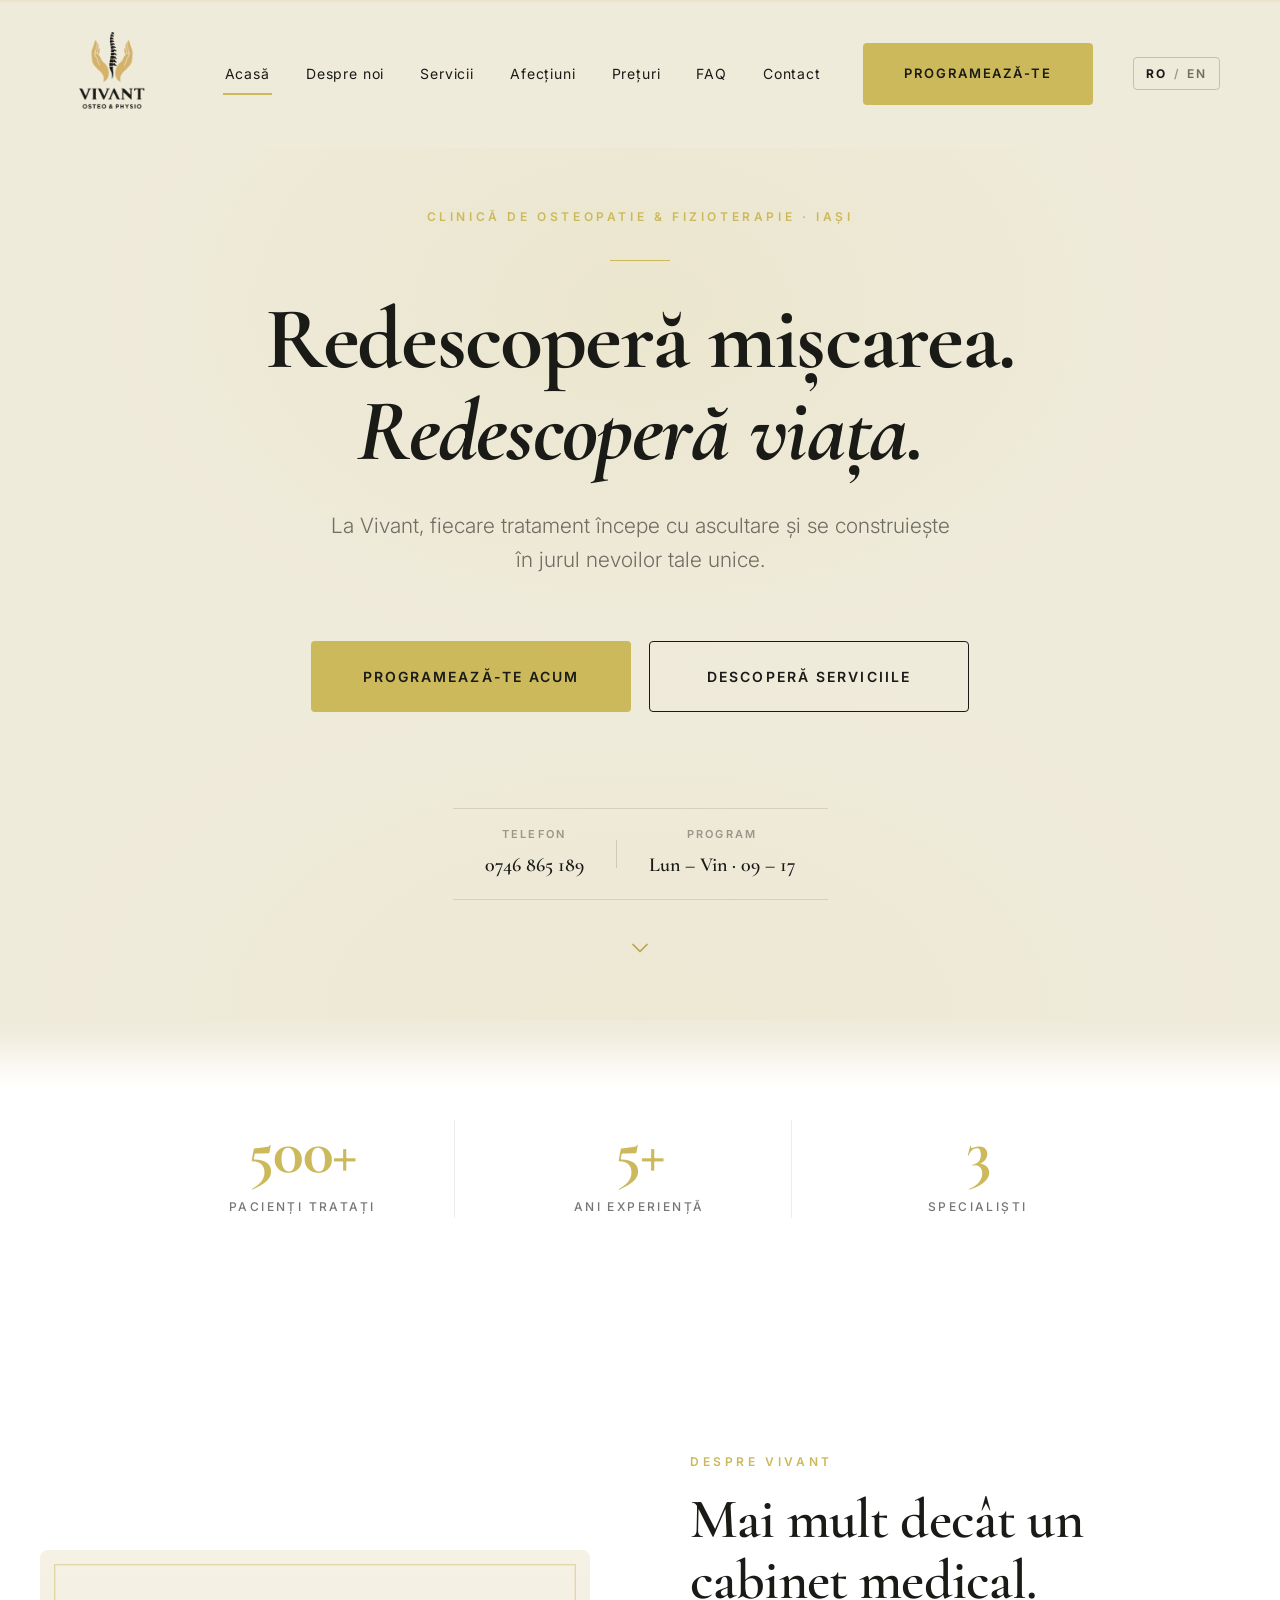
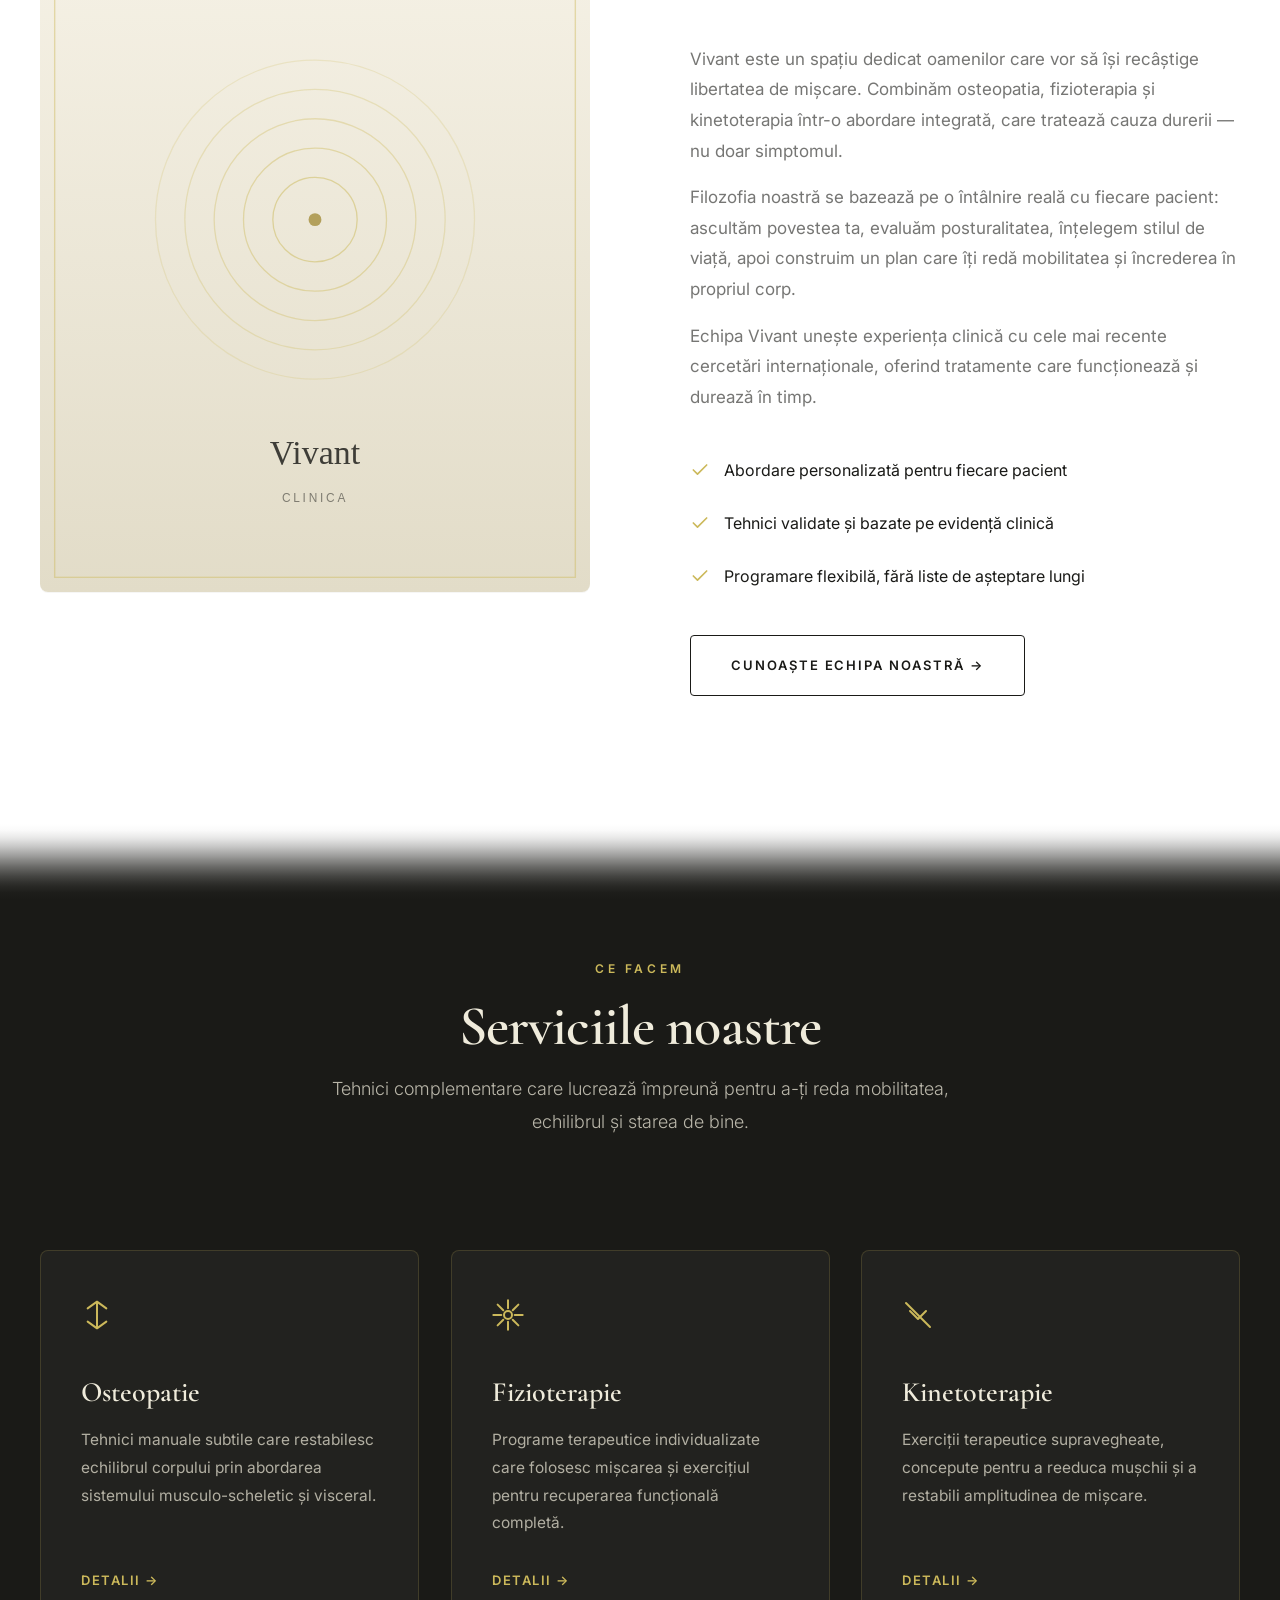
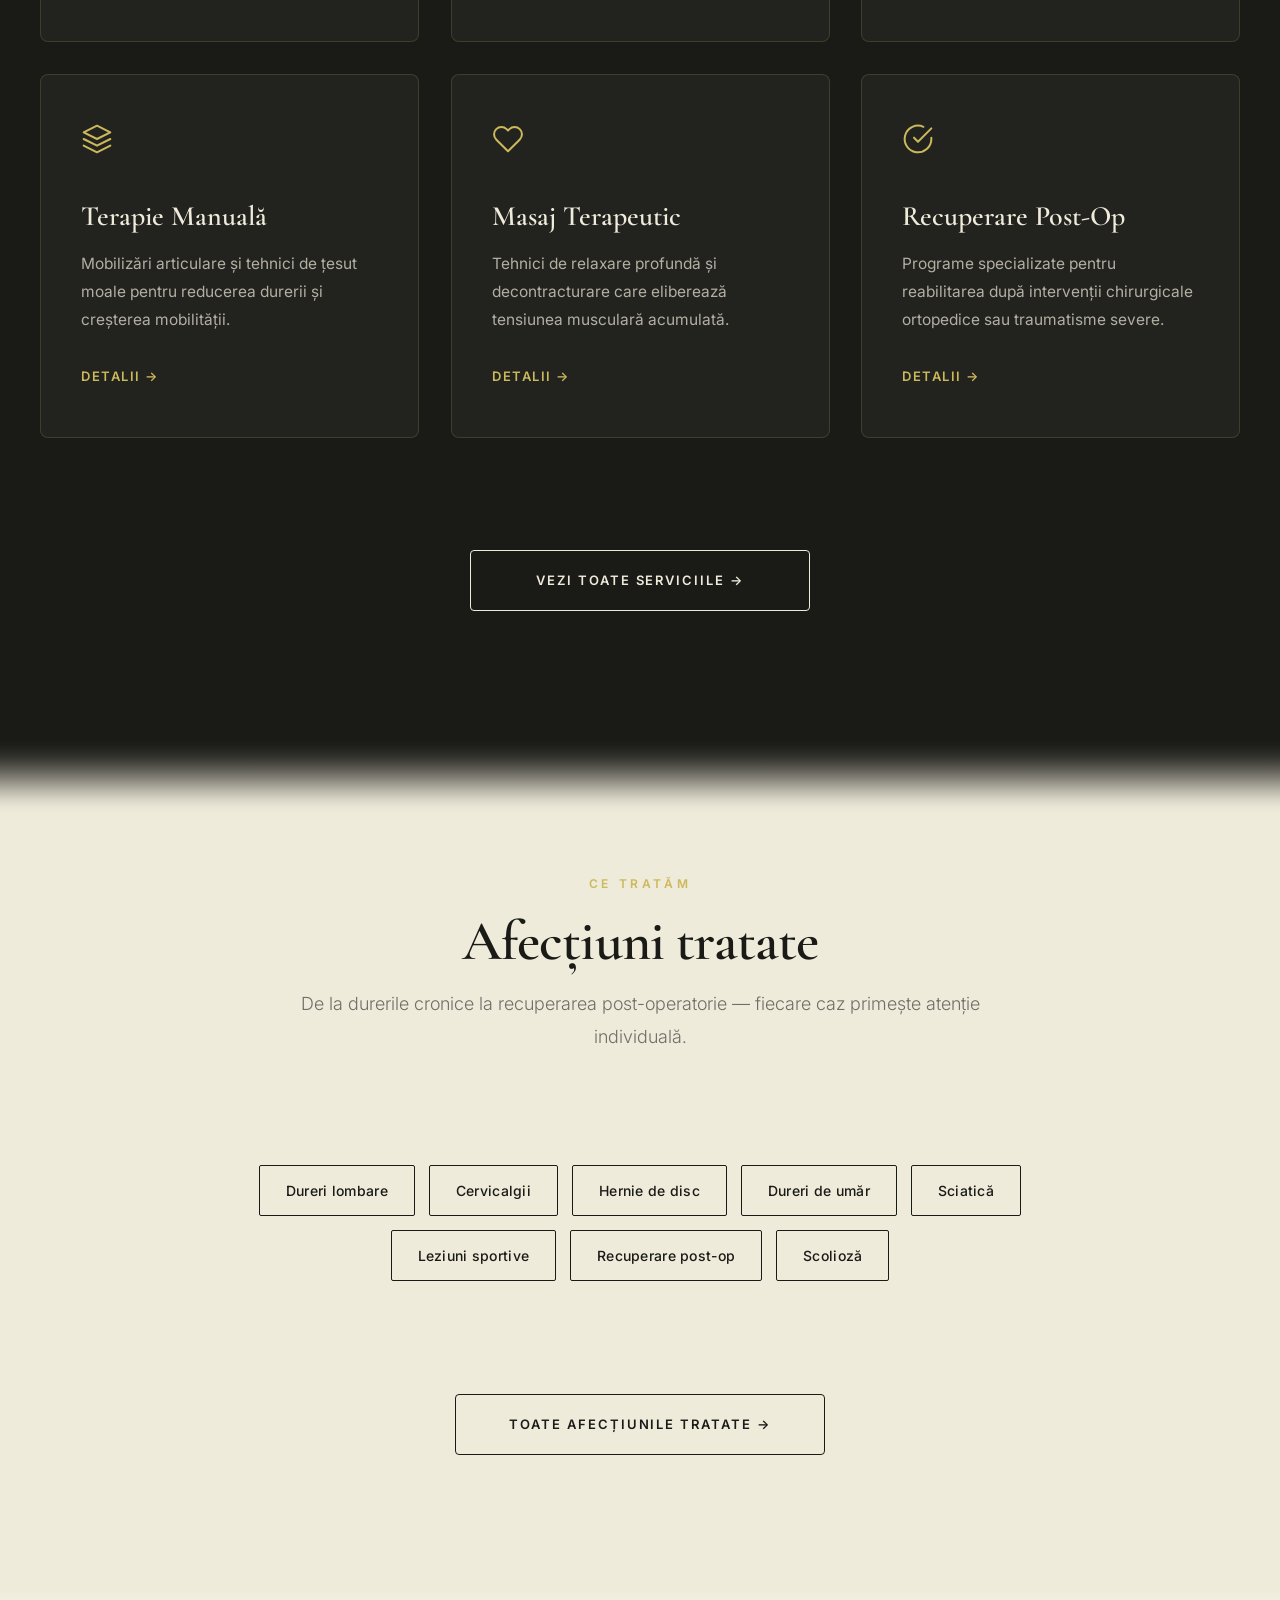
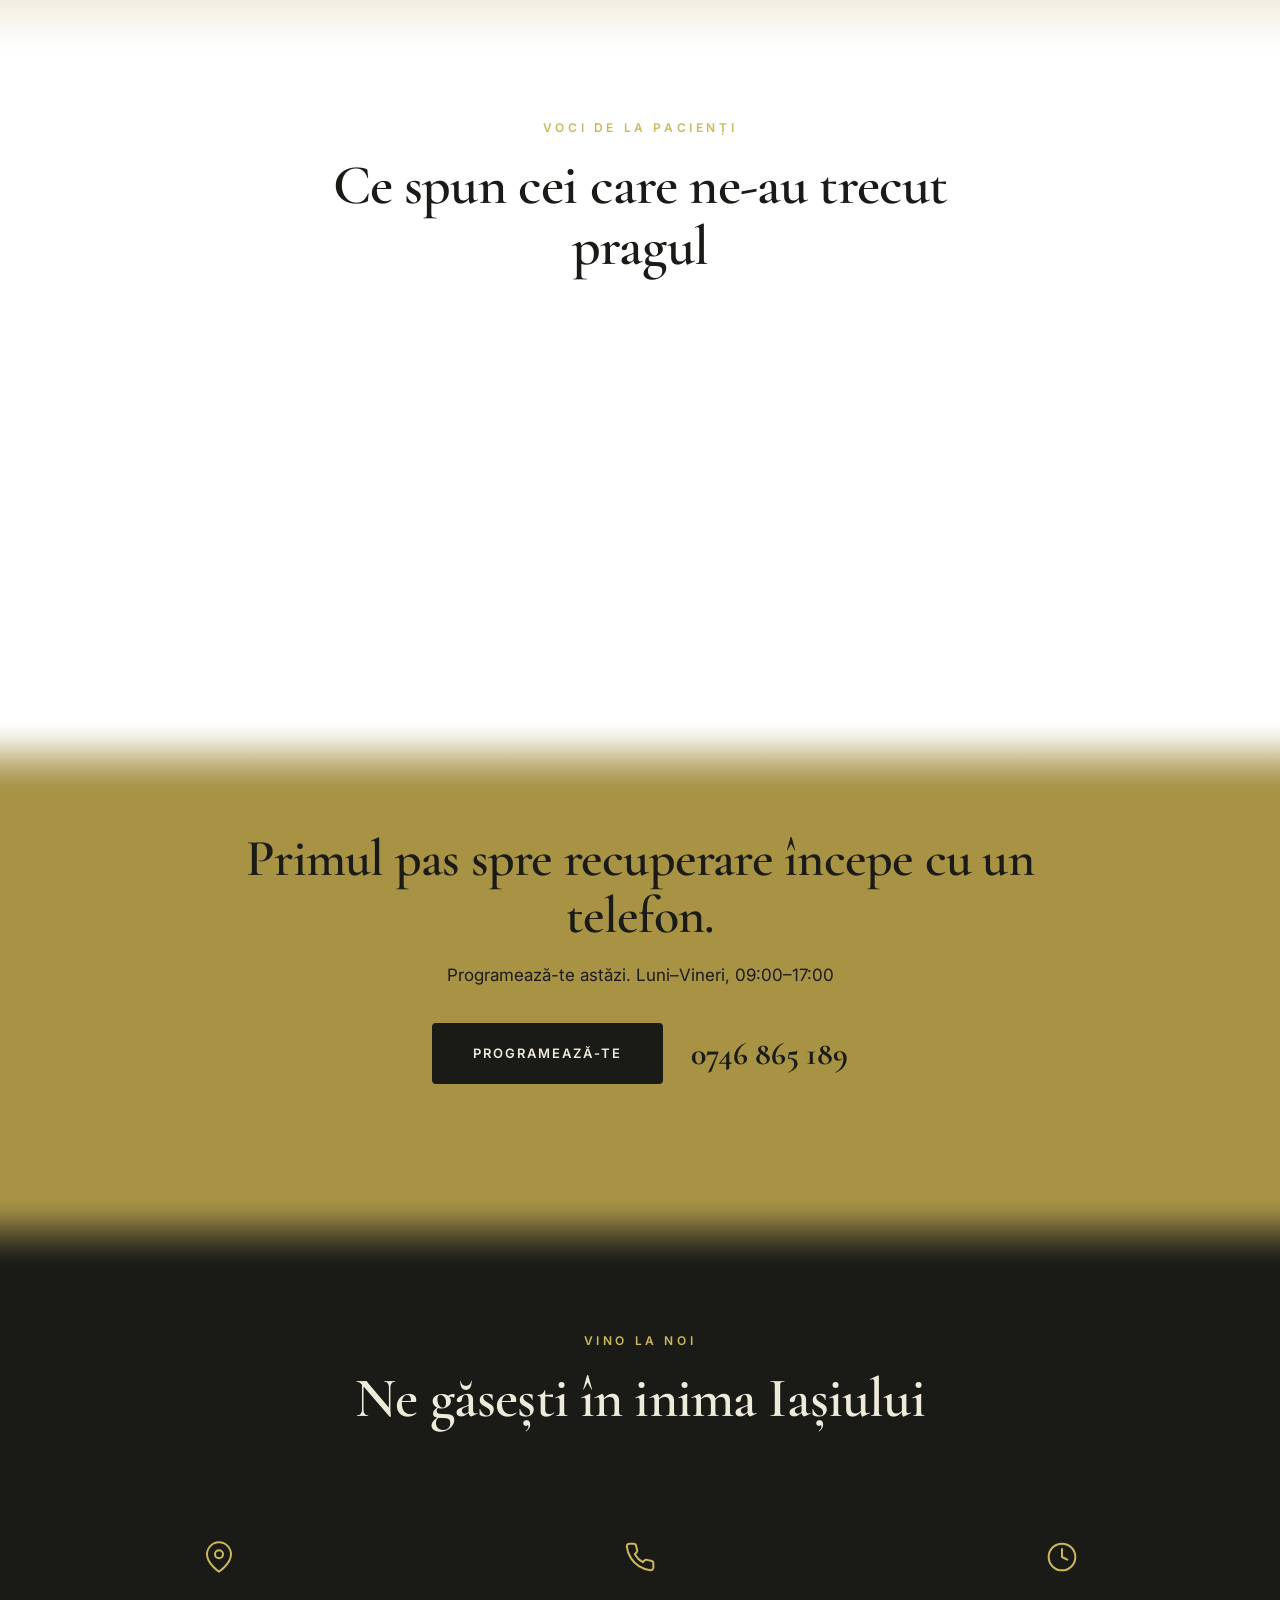
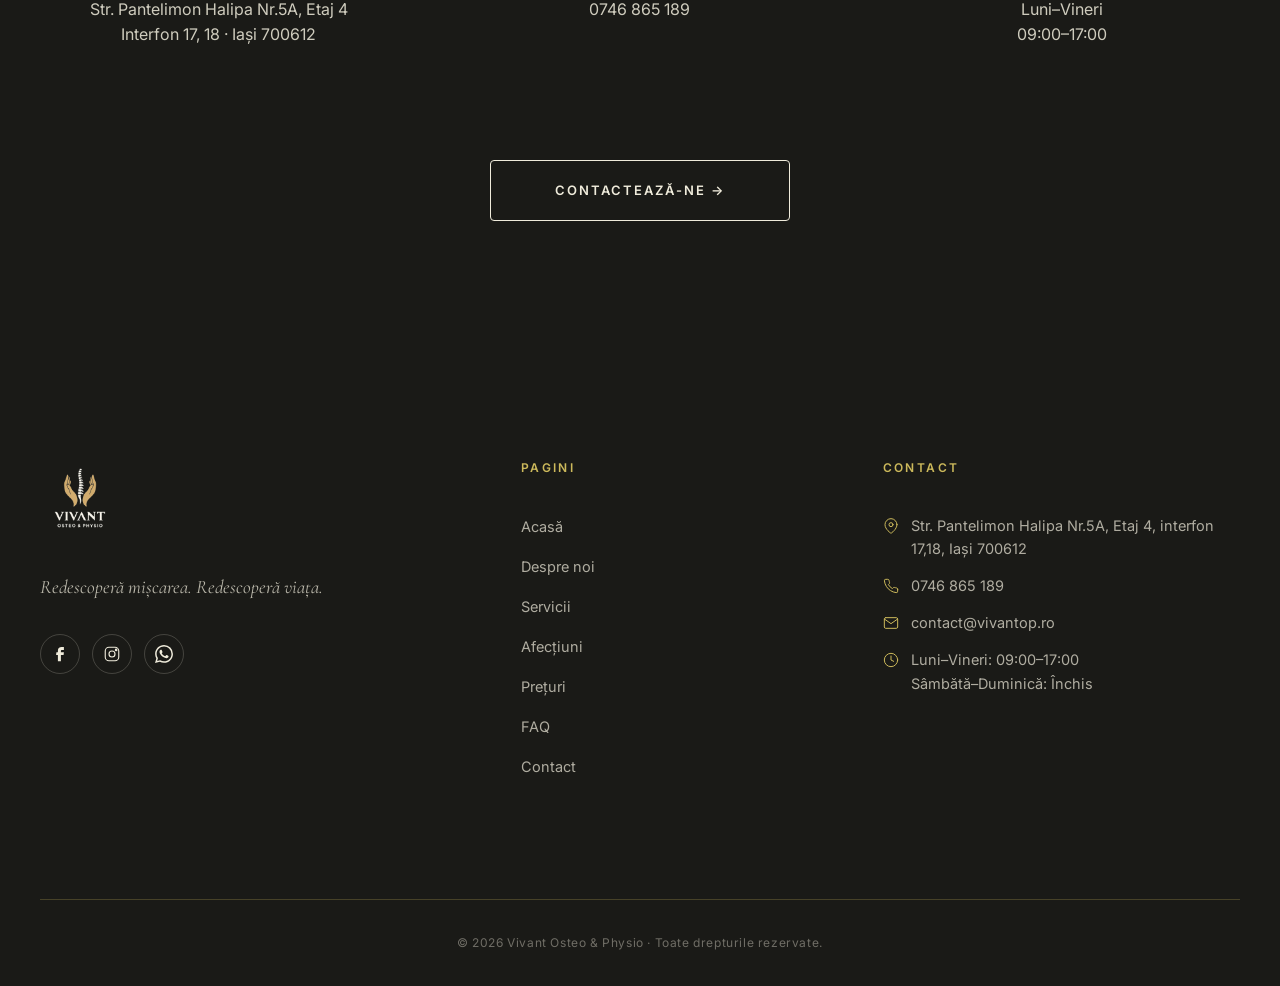
<file: index.html>
<!DOCTYPE html>
<html lang="ro">
<head>
  <meta charset="UTF-8">
  <meta name="viewport" content="width=device-width, initial-scale=1.0">
  <title data-i18n-title="page.indexTitle">Vivant Osteo & Physio — Clinică de Osteopatie și Fizioterapie, Iași</title>
  <meta name="description" content="Clinică de osteopatie și fizioterapie în Iași. Tratamente personalizate pentru durere, recuperare și mobilitate. Luni–Vineri 09:00–17:00. Tel: 0746 865 189">
<link rel="canonical" href="https://www.vivantop.ro/">
  <meta name="robots" content="index, follow, max-image-preview:large">
  <meta name="theme-color" content="#1a1a17">
  <meta name="author" content="Vivant Osteo &amp; Physio">
  <meta name="geo.region" content="RO-IS">
  <meta name="geo.placename" content="Iași">

  <!-- Icons -->
  <link rel="icon" href="favicon.ico" sizes="any">
  <link rel="icon" type="image/png" sizes="32x32" href="favicon-32.png">
  <link rel="icon" type="image/png" sizes="16x16" href="favicon-16.png">
  <link rel="apple-touch-icon" href="apple-touch-icon.png">
  <link rel="manifest" href="site.webmanifest">

  <!-- Open Graph -->
  <meta property="og:type" content="website">
  <meta property="og:site_name" content="Vivant Osteo &amp; Physio">
  <meta property="og:locale" content="ro_RO">
  <meta property="og:locale:alternate" content="en_US">
  <meta property="og:title" content="Vivant Osteo & Physio — Clinică de Osteopatie și Fizioterapie, Iași">
  <meta property="og:description" content="Clinică de osteopatie și fizioterapie în Iași. Tratamente personalizate pentru durere, recuperare și mobilitate. Luni–Vineri 09:00–17:00. Tel: 0746 865 189">
  <meta property="og:url" content="https://www.vivantop.ro/">
  <meta property="og:image" content="https://www.vivantop.ro/og-image.png">
  <meta property="og:image:width" content="1200">
  <meta property="og:image:height" content="630">
  <meta property="og:image:alt" content="Vivant Osteo &amp; Physio — Osteopatie &amp; Fizioterapie, Iași">

  <!-- Twitter -->
  <meta name="twitter:card" content="summary_large_image">
  <meta name="twitter:title" content="Vivant Osteo & Physio — Clinică de Osteopatie și Fizioterapie, Iași">
  <meta name="twitter:description" content="Clinică de osteopatie și fizioterapie în Iași. Tratamente personalizate pentru durere, recuperare și mobilitate. Luni–Vineri 09:00–17:00. Tel: 0746 865 189">
  <meta name="twitter:image" content="https://www.vivantop.ro/og-image.png">
  <link rel="preconnect" href="https://fonts.googleapis.com">
  <link rel="preconnect" href="https://fonts.gstatic.com" crossorigin>
  <link href="https://fonts.googleapis.com/css2?family=Inter:wght@300;400;600&family=Cormorant+Garamond:wght@400;600;700&display=swap" rel="stylesheet">
  <link rel="stylesheet" href="style.css">

  <script type="application/ld+json">
  {
    "@context": "https://schema.org",
    "@type": [
      "MedicalClinic",
      "LocalBusiness"
    ],
    "@id": "https://www.vivantop.ro/#clinic",
    "name": "Vivant Osteo & Physio",
    "alternateName": [
      "Vivant",
      "Vivant Iași",
      "Vivant Osteopatie & Fizioterapie"
    ],
    "description": "Clinică de osteopatie, fizioterapie și kinetoterapie în Iași. Tratamente personalizate pentru durere, recuperare și mobilitate.",
    "url": "https://www.vivantop.ro/",
    "logo": "https://www.vivantop.ro/logo.png",
    "image": "https://www.vivantop.ro/og-image.png",
    "telephone": "+40746865189",
    "email": "contact@vivantop.ro",
    "priceRange": "$$",
    "currenciesAccepted": "RON",
    "address": {
      "@type": "PostalAddress",
      "streetAddress": "Str. Pantelimon Halipa Nr.5A, Etaj 4, interfon 17,18",
      "addressLocality": "Iași",
      "addressRegion": "Iași",
      "postalCode": "700612",
      "addressCountry": "RO"
    },
    "areaServed": {
      "@type": "City",
      "name": "Iași"
    },
    "medicalSpecialty": "Physiotherapy",
    "openingHoursSpecification": [
      {
        "@type": "OpeningHoursSpecification",
        "dayOfWeek": [
          "Monday",
          "Tuesday",
          "Wednesday",
          "Thursday",
          "Friday"
        ],
        "opens": "09:00",
        "closes": "17:00"
      }
    ],
    "sameAs": [
      "https://www.facebook.com/manualkineticop/",
      "https://www.instagram.com/vivantosteoandphysio/"
    ]
  }
  </script>
  <script type="application/ld+json">
  {
    "@context": "https://schema.org",
    "@type": "WebSite",
    "@id": "https://www.vivantop.ro/#website",
    "url": "https://www.vivantop.ro/",
    "name": "Vivant Osteo & Physio",
    "inLanguage": "ro-RO",
    "publisher": {
      "@id": "https://www.vivantop.ro/#clinic"
    }
  }
  </script>
</head>
<body>

  <!-- ════════ NAVBAR ════════ -->
  <nav class="navbar">
    <div class="navbar-inner">
      <a href="index.html" class="navbar-logo">
        <img src="logo.png" alt="Vivant Osteo & Physio">
      </a>
      <div class="navbar-links">
        <a href="index.html"      class="navbar-link" data-i18n="nav.home">Acasă</a>
        <a href="despre.html"     class="navbar-link" data-i18n="nav.about">Despre noi</a>
        <a href="servicii.html"   class="navbar-link" data-i18n="nav.services">Servicii</a>
        <a href="afectiuni.html"  class="navbar-link" data-i18n="nav.conditions">Afecțiuni</a>
        <a href="preturi.html"    class="navbar-link" data-i18n="nav.pricing">Prețuri</a>
        <a href="faq.html"        class="navbar-link" data-i18n="nav.faq">FAQ</a>
        <a href="contact.html"    class="navbar-link" data-i18n="nav.contact">Contact</a>
        <a href="contact.html"    class="btn btn-primary navbar-cta" data-booking-trigger data-i18n="nav.bookNow">Programează-te</a>
        <button type="button" class="lang-toggle" aria-label="Switch to English">
          <span data-lang-current>RO</span><span data-lang-sep>/</span><span data-lang-other>EN</span>
        </button>
      </div>
      <button class="navbar-hamburger" aria-label="Meniu">
        <span></span><span></span><span></span>
      </button>
    </div>
  </nav>

  <!-- ════════ MOBILE DRAWER ════════ -->
  <div class="mobile-overlay"></div>
  <aside class="mobile-drawer">
    <button type="button" class="mobile-drawer-close" aria-label="Închide meniul" data-i18n-attr="aria-label:nav.closeMenu">
      <span></span><span></span>
    </button>
    <a href="index.html"     data-i18n="nav.home">Acasă</a>
    <a href="despre.html"    data-i18n="nav.about">Despre noi</a>
    <a href="servicii.html"  data-i18n="nav.services">Servicii</a>
    <a href="afectiuni.html" data-i18n="nav.conditions">Afecțiuni</a>
    <a href="preturi.html"   data-i18n="nav.pricing">Prețuri</a>
    <a href="faq.html"       data-i18n="nav.faq">FAQ</a>
    <a href="contact.html"   data-i18n="nav.contact">Contact</a>
    <a href="contact.html"   class="btn btn-primary" data-booking-trigger data-i18n="nav.bookNow">Programează-te</a>
    <button type="button" class="lang-toggle" aria-label="Switch to English">
      <span data-lang-current>RO</span><span data-lang-sep>/</span><span data-lang-other>EN</span>
    </button>
  </aside>

  <!-- ════════ HERO (light, premium) ════════ -->
  <section class="hero">
    <div class="hero-inner">
      <span class="section-label" data-i18n="hero.eyebrow">Clinică de Osteopatie & Fizioterapie · Iași</span>
      <hr class="section-divider">
      <h1 data-i18n-html="hero.titleHtml">
        Redescoperă mișcarea.
        <span class="italic">Redescoperă viața.</span>
      </h1>
      <p class="hero-subtitle" data-i18n="hero.subtitle">
        La Vivant, fiecare tratament începe cu ascultare și se construiește în jurul nevoilor tale unice.
      </p>
      <div class="hero-ctas">
        <a href="contact.html" class="btn btn-primary btn-lg" data-booking-trigger data-i18n="hero.ctaPrimary">Programează-te acum</a>
        <a href="servicii.html" class="btn btn-ghost-dark btn-lg" data-i18n="hero.ctaSecondary">Descoperă serviciile</a>
      </div>
      <div class="hero-meta">
        <div class="hero-meta-item">
          <span class="hero-meta-label" data-i18n="hero.metaPhone">Telefon</span>
          <a href="tel:0746865189" class="hero-meta-value">0746 865 189</a>
        </div>
        <div class="hero-meta-divider"></div>
        <div class="hero-meta-item">
          <span class="hero-meta-label" data-i18n="hero.metaSchedule">Program</span>
          <span class="hero-meta-value" data-i18n="hero.scheduleValue">Lun – Vin · 09 – 17</span>
        </div>
      </div>
    </div>
    <a href="#trust" class="hero-scroll" aria-label="Derulează în jos">
      <svg width="28" height="28" viewBox="0 0 24 24" fill="none" stroke="currentColor" stroke-width="1.5" stroke-linecap="round" stroke-linejoin="round">
        <polyline points="6 9 12 15 18 9"></polyline>
      </svg>
    </a>
  </section>

  <!-- ════════ TRUST BAR ════════ -->
  <section id="trust" class="trust-bar">
    <div class="trust-grid">
      <div class="fade-in">
        <div class="trust-number"><span data-counter="500" data-suffix="+">0</span></div>
        <div class="trust-label" data-i18n="trust.patientsLabel">Pacienți tratați</div>
      </div>
      <div class="fade-in">
        <div class="trust-number"><span data-counter="5" data-suffix="+">0</span></div>
        <div class="trust-label" data-i18n="trust.yearsLabel">Ani experiență</div>
      </div>
      <div class="fade-in">
        <div class="trust-number"><span data-counter="3">0</span></div>
        <div class="trust-label" data-i18n="trust.specialistsLabel">Specialiști</div>
      </div>
    </div>
  </section>

  <!-- ════════ DESPRE VIVANT ════════ -->
  <section class="split">
    <div class="split-inner">
      <div class="split-image fade-in">
        <img src="img/clinic-interior.svg" alt="Interior clinică Vivant">
      </div>
      <div class="split-content fade-in">
        <span class="section-label" data-i18n="about.eyebrow">Despre Vivant</span>
        <h2 data-i18n="about.title">Mai mult decât un cabinet medical.</h2>
        <p data-i18n="about.p1">Vivant este un spațiu dedicat oamenilor care vor să își recâștige libertatea de mișcare. Combinăm osteopatia, fizioterapia și kinetoterapia într-o abordare integrată, care tratează cauza durerii — nu doar simptomul.</p>
        <p data-i18n="about.p2">Filozofia noastră se bazează pe o întâlnire reală cu fiecare pacient: ascultăm povestea ta, evaluăm posturalitatea, înțelegem stilul de viață, apoi construim un plan care îți redă mobilitatea și încrederea în propriul corp.</p>
        <p data-i18n="about.p3">Echipa Vivant unește experiența clinică cu cele mai recente cercetări internaționale, oferind tratamente care funcționează și durează în timp.</p>
        <ul class="split-points">
          <li>
            <svg width="20" height="20" viewBox="0 0 24 24" fill="none" stroke="currentColor" stroke-width="2" stroke-linecap="round" stroke-linejoin="round"><polyline points="20 6 9 17 4 12"></polyline></svg>
            <span data-i18n="about.bullet1">Abordare personalizată pentru fiecare pacient</span>
          </li>
          <li>
            <svg width="20" height="20" viewBox="0 0 24 24" fill="none" stroke="currentColor" stroke-width="2" stroke-linecap="round" stroke-linejoin="round"><polyline points="20 6 9 17 4 12"></polyline></svg>
            <span data-i18n="about.bullet2">Tehnici validate și bazate pe evidență clinică</span>
          </li>
          <li>
            <svg width="20" height="20" viewBox="0 0 24 24" fill="none" stroke="currentColor" stroke-width="2" stroke-linecap="round" stroke-linejoin="round"><polyline points="20 6 9 17 4 12"></polyline></svg>
            <span data-i18n="about.bullet3">Programare flexibilă, fără liste de așteptare lungi</span>
          </li>
        </ul>
        <a href="despre.html" class="btn btn-ghost-dark" data-i18n="about.ctaTeam">Cunoaște echipa noastră →</a>
      </div>
    </div>
  </section>

  <!-- ════════ SERVICII PREVIEW ════════ -->
  <section class="services-section">
    <div class="section-header fade-in">
      <span class="section-label" data-i18n="services.eyebrow">Ce facem</span>
      <h2 data-i18n="services.title">Serviciile noastre</h2>
      <p data-i18n="services.subtitle">Tehnici complementare care lucrează împreună pentru a-ți reda mobilitatea, echilibrul și starea de bine.</p>
    </div>
    <div class="services-grid">
      <div class="service-card fade-in">
        <div class="service-icon"><svg width="32" height="32" viewBox="0 0 24 24" fill="none" stroke="currentColor" stroke-width="1.5" stroke-linecap="round" stroke-linejoin="round"><path d="M12 2v20M5 7l7-5 7 5M5 17l7 5 7-5"></path></svg></div>
        <h3 data-i18n="services.osteopathyTitle">Osteopatie</h3>
        <p data-i18n="services.osteopathyDesc">Tehnici manuale subtile care restabilesc echilibrul corpului prin abordarea sistemului musculo-scheletic și visceral.</p>
        <a href="servicii.html#osteopatie" class="service-link" data-i18n="services.details">Detalii →</a>
      </div>
      <div class="service-card fade-in">
        <div class="service-icon"><svg width="32" height="32" viewBox="0 0 24 24" fill="none" stroke="currentColor" stroke-width="1.5" stroke-linecap="round" stroke-linejoin="round"><circle cx="12" cy="12" r="3"></circle><path d="M12 1v6m0 10v6M4.22 4.22l4.24 4.24m7.08 7.08l4.24 4.24M1 12h6m10 0h6M4.22 19.78l4.24-4.24m7.08-7.08l4.24-4.24"></path></svg></div>
        <h3 data-i18n="services.physioTitle">Fizioterapie</h3>
        <p data-i18n="services.physioDesc">Programe terapeutice individualizate care folosesc mișcarea și exercițiul pentru recuperarea funcțională completă.</p>
        <a href="servicii.html#fizioterapie" class="service-link" data-i18n="services.details">Detalii →</a>
      </div>
      <div class="service-card fade-in">
        <div class="service-icon"><svg width="32" height="32" viewBox="0 0 24 24" fill="none" stroke="currentColor" stroke-width="1.5" stroke-linecap="round" stroke-linejoin="round"><path d="M6 9l6 6 6-6"></path><path d="M3 3l18 18"></path></svg></div>
        <h3 data-i18n="services.kinetoTitle">Kinetoterapie</h3>
        <p data-i18n="services.kinetoDesc">Exerciții terapeutice supravegheate, concepute pentru a reeduca mușchii și a restabili amplitudinea de mișcare.</p>
        <a href="servicii.html#kinetoterapie" class="service-link" data-i18n="services.details">Detalii →</a>
      </div>
      <div class="service-card fade-in">
        <div class="service-icon"><svg width="32" height="32" viewBox="0 0 24 24" fill="none" stroke="currentColor" stroke-width="1.5" stroke-linecap="round" stroke-linejoin="round"><path d="M12 2L2 7l10 5 10-5-10-5z"></path><path d="M2 17l10 5 10-5M2 12l10 5 10-5"></path></svg></div>
        <h3 data-i18n="services.manualTitle">Terapie Manuală</h3>
        <p data-i18n="services.manualDesc">Mobilizări articulare și tehnici de țesut moale pentru reducerea durerii și creșterea mobilității.</p>
        <a href="servicii.html#terapie-manuala" class="service-link" data-i18n="services.details">Detalii →</a>
      </div>
      <div class="service-card fade-in">
        <div class="service-icon"><svg width="32" height="32" viewBox="0 0 24 24" fill="none" stroke="currentColor" stroke-width="1.5" stroke-linecap="round" stroke-linejoin="round"><path d="M20.84 4.61a5.5 5.5 0 0 0-7.78 0L12 5.67l-1.06-1.06a5.5 5.5 0 0 0-7.78 7.78l1.06 1.06L12 21.23l7.78-7.78 1.06-1.06a5.5 5.5 0 0 0 0-7.78z"></path></svg></div>
        <h3 data-i18n="services.massageTitle">Masaj Terapeutic</h3>
        <p data-i18n="services.massageDesc">Tehnici de relaxare profundă și decontracturare care eliberează tensiunea musculară acumulată.</p>
        <a href="servicii.html#masaj" class="service-link" data-i18n="services.details">Detalii →</a>
      </div>
      <div class="service-card fade-in">
        <div class="service-icon"><svg width="32" height="32" viewBox="0 0 24 24" fill="none" stroke="currentColor" stroke-width="1.5" stroke-linecap="round" stroke-linejoin="round"><path d="M22 11.08V12a10 10 0 1 1-5.93-9.14"></path><polyline points="22 4 12 14.01 9 11.01"></polyline></svg></div>
        <h3 data-i18n="services.postopTitle">Recuperare Post-Op</h3>
        <p data-i18n="services.postopDesc">Programe specializate pentru reabilitarea după intervenții chirurgicale ortopedice sau traumatisme severe.</p>
        <a href="servicii.html#recuperare" class="service-link" data-i18n="services.details">Detalii →</a>
      </div>
    </div>
    <div class="services-cta">
      <a href="servicii.html" class="btn btn-ghost-light" data-i18n="services.seeAll">Vezi toate serviciile →</a>
    </div>
  </section>

  <!-- ════════ AFECȚIUNI PREVIEW ════════ -->
  <section class="afflictions-section">
    <div class="section-header fade-in">
      <span class="section-label" data-i18n="conditions.eyebrow">Ce tratăm</span>
      <h2 data-i18n="conditions.title">Afecțiuni tratate</h2>
      <p data-i18n="conditions.subtitle">De la durerile cronice la recuperarea post-operatorie — fiecare caz primește atenție individuală.</p>
    </div>
    <div class="tag-cloud fade-in">
      <a href="afectiuni.html" class="tag" data-i18n="conditions.tagLumbar">Dureri lombare</a>
      <a href="afectiuni.html" class="tag" data-i18n="conditions.tagCervical">Cervicalgii</a>
      <a href="afectiuni.html" class="tag" data-i18n="conditions.tagHernia">Hernie de disc</a>
      <a href="afectiuni.html" class="tag" data-i18n="conditions.tagShoulder">Dureri de umăr</a>
      <a href="afectiuni.html" class="tag" data-i18n="conditions.tagSciatica">Sciatică</a>
      <a href="afectiuni.html" class="tag" data-i18n="conditions.tagSports">Leziuni sportive</a>
      <a href="afectiuni.html" class="tag" data-i18n="conditions.tagPostop">Recuperare post-op</a>
      <a href="afectiuni.html" class="tag" data-i18n="conditions.tagScoliosis">Scolioză</a>
    </div>
    <a href="afectiuni.html" class="btn btn-ghost-dark" data-i18n="conditions.seeAll">Toate afecțiunile tratate →</a>
  </section>

  <!-- ════════ REVIEWS (Elfsight Google Reviews — live) ════════ -->
  <section class="reviews-section">
    <div class="section-header fade-in">
      <span class="section-label" data-i18n="reviews.eyebrow">Voci de la pacienți</span>
      <h2 data-i18n="reviews.title">Ce spun cei care ne-au trecut pragul</h2>
    </div>
    <div class="reviews-elfsight fade-in">
      <!-- Elfsight Google Reviews | Untitled Google Reviews -->
      <script src="https://elfsightcdn.com/platform.js" async></script>
      <div class="elfsight-app-9b5ef293-b4af-4d9d-af3c-6bf6ca3919c1" data-elfsight-app-lazy></div>
    </div>
  </section>

  <!-- ════════ CTA BANNER ════════ -->
  <section class="cta-banner">
    <h2 data-i18n="cta.title">Primul pas spre recuperare începe cu un telefon.</h2>
    <p data-i18n="cta.subtitle">Programează-te astăzi. Luni–Vineri, 09:00–17:00</p>
    <div class="cta-banner-actions">
      <a href="contact.html" class="btn btn-primary-dark" data-booking-trigger data-i18n="cta.button">Programează-te</a>
      <a href="tel:0746865189" class="cta-tel">0746 865 189</a>
    </div>
  </section>

  <!-- ════════ CONTACT PREVIEW ════════ -->
  <section class="contact-preview">
    <div class="section-header fade-in">
      <span class="section-label" data-i18n="contactPreview.eyebrow">Vino la noi</span>
      <h2 style="color: var(--cream);" data-i18n="contactPreview.title">Ne găsești în inima Iașiului</h2>
    </div>
    <div class="contact-preview-grid">
      <div class="contact-block fade-in">
        <div class="contact-block-icon">
          <svg width="32" height="32" viewBox="0 0 24 24" fill="none" stroke="currentColor" stroke-width="1.5" stroke-linecap="round" stroke-linejoin="round"><path d="M21 10c0 7-9 13-9 13s-9-6-9-13a9 9 0 0 1 18 0z"></path><circle cx="12" cy="10" r="3"></circle></svg>
        </div>
        <a href="https://www.google.com/maps/dir/?api=1&amp;destination=Str.%20Pantelimon%20Halipa%205A%2C%20Ia%C8%99i" target="_blank" rel="noopener"><div class="contact-block-text" data-i18n-html="contactPreview.addressLine">Str. Pantelimon Halipa Nr.5A, Etaj 4<br>Interfon 17, 18 · Iași 700612</div></a>
      </div>
      <div class="contact-block fade-in">
        <div class="contact-block-icon">
          <svg width="32" height="32" viewBox="0 0 24 24" fill="none" stroke="currentColor" stroke-width="1.5" stroke-linecap="round" stroke-linejoin="round"><path d="M22 16.92v3a2 2 0 0 1-2.18 2 19.79 19.79 0 0 1-8.63-3.07 19.5 19.5 0 0 1-6-6 19.79 19.79 0 0 1-3.07-8.67A2 2 0 0 1 4.11 2h3a2 2 0 0 1 2 1.72 12.84 12.84 0 0 0 .7 2.81 2 2 0 0 1-.45 2.11L8.09 9.91a16 16 0 0 0 6 6l1.27-1.27a2 2 0 0 1 2.11-.45 12.84 12.84 0 0 0 2.81.7A2 2 0 0 1 22 16.92z"></path></svg>
        </div>
        <div class="contact-block-text"><a href="tel:0746865189">0746 865 189</a></div>
      </div>
      <div class="contact-block fade-in">
        <div class="contact-block-icon">
          <svg width="32" height="32" viewBox="0 0 24 24" fill="none" stroke="currentColor" stroke-width="1.5" stroke-linecap="round" stroke-linejoin="round"><circle cx="12" cy="12" r="10"></circle><polyline points="12 6 12 12 16 14"></polyline></svg>
        </div>
        <div class="contact-block-text" data-i18n-html="contactPreview.scheduleLine">Luni–Vineri<br>09:00–17:00</div>
      </div>
    </div>
    <a href="contact.html" class="btn btn-ghost-light" data-i18n="contactPreview.button">Contactează-ne →</a>
  </section>

  <!-- ════════ FOOTER ════════ -->
  <footer class="footer">
    <div class="footer-inner">
      <div>
        <a href="index.html" class="footer-logo">
          <img src="logo.png" alt="Vivant Osteo & Physio">
        </a>
        <p class="footer-tagline" data-i18n="footer.tagline">Redescoperă mișcarea. Redescoperă viața.</p>
        <div class="footer-social">
          <a href="https://www.facebook.com/manualkineticop/" target="_blank" rel="noopener" aria-label="Facebook">
            <svg width="18" height="18" viewBox="0 0 24 24" fill="currentColor"><path d="M9.198 21.5h4v-8.01h3.604l.396-3.98h-4V7.5a1 1 0 0 1 1-1h3v-4h-3a5 5 0 0 0-5 5v2.01h-2l-.396 3.98h2.396v8.01z"/></svg>
          </a>
          <a href="https://www.instagram.com/vivantosteoandphysio/" target="_blank" rel="noopener" aria-label="Instagram">
            <svg width="18" height="18" viewBox="0 0 24 24" fill="none" stroke="currentColor" stroke-width="1.5"><rect x="3" y="3" width="18" height="18" rx="5"></rect><circle cx="12" cy="12" r="4"></circle><circle cx="17.5" cy="6.5" r="1" fill="currentColor"></circle></svg>
          </a>
          <a href="https://wa.me/40746865189?text=Bun%C4%83%20ziua%21%20A%C8%99%20dori%20s%C4%83%20fac%20o%20programare%20la%20Vivant%20Osteo%20%26%20Physio." target="_blank" rel="noopener" aria-label="WhatsApp" data-i18n-attr="href:social.whatsapp">
            <svg width="18" height="18" viewBox="0 0 24 24" fill="currentColor"><path d="M17.472 14.382c-.297-.149-1.758-.867-2.03-.967-.273-.099-.471-.148-.67.15-.197.297-.767.966-.94 1.164-.173.199-.347.223-.644.075-.297-.15-1.255-.463-2.39-1.475-.883-.788-1.48-1.761-1.653-2.059-.173-.297-.018-.458.13-.606.134-.133.298-.347.446-.52.149-.174.198-.298.298-.497.099-.198.05-.371-.025-.52-.075-.149-.669-1.612-.916-2.207-.242-.579-.487-.5-.669-.51-.173-.008-.371-.01-.57-.01-.198 0-.52.074-.792.372-.272.297-1.04 1.016-1.04 2.479 0 1.462 1.065 2.875 1.213 3.074.149.198 2.096 3.2 5.077 4.487.709.306 1.262.489 1.694.625.712.227 1.36.195 1.871.118.571-.085 1.758-.719 2.006-1.413.248-.694.248-1.289.173-1.413-.074-.124-.272-.198-.57-.347m-5.421 7.403h-.004a9.87 9.87 0 0 1-5.031-1.378l-.361-.214-3.741.982.998-3.648-.235-.374a9.86 9.86 0 0 1-1.51-5.26c.001-5.45 4.436-9.884 9.888-9.884 2.64 0 5.122 1.03 6.988 2.898a9.825 9.825 0 0 1 2.893 6.994c-.003 5.45-4.437 9.884-9.885 9.884m8.413-18.297A11.815 11.815 0 0 0 12.05 0C5.495 0 .16 5.335.157 11.892c0 2.096.547 4.142 1.588 5.945L.057 24l6.305-1.654a11.882 11.882 0 0 0 5.683 1.448h.005c6.554 0 11.89-5.335 11.893-11.893a11.821 11.821 0 0 0-3.48-8.413"/></svg>
          </a>
        </div>
      </div>
      <div>
        <h4 class="footer-col-title" data-i18n="footer.colPages">Pagini</h4>
        <ul class="footer-links">
          <li><a href="index.html"     data-i18n="nav.home">Acasă</a></li>
          <li><a href="despre.html"    data-i18n="nav.about">Despre noi</a></li>
          <li><a href="servicii.html"  data-i18n="nav.services">Servicii</a></li>
          <li><a href="afectiuni.html" data-i18n="nav.conditions">Afecțiuni</a></li>
          <li><a href="preturi.html"   data-i18n="nav.pricing">Prețuri</a></li>
          <li><a href="faq.html"       data-i18n="nav.faq">FAQ</a></li>
          <li><a href="contact.html"   data-i18n="nav.contact">Contact</a></li>
        </ul>
      </div>
      <div>
        <h4 class="footer-col-title" data-i18n="footer.colContact">Contact</h4>
        <ul class="footer-contact">
          <li>
            <svg width="16" height="16" viewBox="0 0 24 24" fill="none" stroke="currentColor" stroke-width="1.5" stroke-linecap="round" stroke-linejoin="round"><path d="M21 10c0 7-9 13-9 13s-9-6-9-13a9 9 0 0 1 18 0z"></path><circle cx="12" cy="10" r="3"></circle></svg>
            <a href="https://www.google.com/maps/dir/?api=1&amp;destination=Str.%20Pantelimon%20Halipa%205A%2C%20Ia%C8%99i" target="_blank" rel="noopener">Str. Pantelimon Halipa Nr.5A, Etaj 4, interfon 17,18, Iași 700612</a>
          </li>
          <li>
            <svg width="16" height="16" viewBox="0 0 24 24" fill="none" stroke="currentColor" stroke-width="1.5" stroke-linecap="round" stroke-linejoin="round"><path d="M22 16.92v3a2 2 0 0 1-2.18 2 19.79 19.79 0 0 1-8.63-3.07 19.5 19.5 0 0 1-6-6 19.79 19.79 0 0 1-3.07-8.67A2 2 0 0 1 4.11 2h3a2 2 0 0 1 2 1.72 12.84 12.84 0 0 0 .7 2.81 2 2 0 0 1-.45 2.11L8.09 9.91a16 16 0 0 0 6 6l1.27-1.27a2 2 0 0 1 2.11-.45 12.84 12.84 0 0 0 2.81.7A2 2 0 0 1 22 16.92z"></path></svg>
            <a href="tel:0746865189">0746 865 189</a>
          </li>
          <li>
            <svg width="16" height="16" viewBox="0 0 24 24" fill="none" stroke="currentColor" stroke-width="1.5" stroke-linecap="round" stroke-linejoin="round"><path d="M4 4h16c1.1 0 2 .9 2 2v12c0 1.1-.9 2-2 2H4c-1.1 0-2-.9-2-2V6c0-1.1.9-2 2-2z"></path><polyline points="22,6 12,13 2,6"></polyline></svg>
            <a href="mailto:contact@vivantop.ro">contact@vivantop.ro</a>
          </li>
          <li>
            <svg width="16" height="16" viewBox="0 0 24 24" fill="none" stroke="currentColor" stroke-width="1.5" stroke-linecap="round" stroke-linejoin="round"><circle cx="12" cy="12" r="10"></circle><polyline points="12 6 12 12 16 14"></polyline></svg>
            <span data-i18n-html="footer.schedule">Luni–Vineri: 09:00–17:00<br>Sâmbătă–Duminică: Închis</span>
          </li>
        </ul>
      </div>
    </div>
    <div class="footer-bottom" data-i18n="footer.copyright">
      © 2026 Vivant Osteo & Physio · Toate drepturile rezervate.
    </div>
  </footer>

  <!-- Scroll to top -->
  <button class="scroll-top" aria-label="Sus">
    <svg width="20" height="20" viewBox="0 0 24 24" fill="none" stroke="currentColor" stroke-width="2" stroke-linecap="round" stroke-linejoin="round"><polyline points="18 15 12 9 6 15"></polyline></svg>
  </button>

  <script src="translations.js"></script>
  <script src="booking.js"></script>
  <script src="reviews.js"></script>
  <script src="main.js"></script>
</body>
</html>
</file>
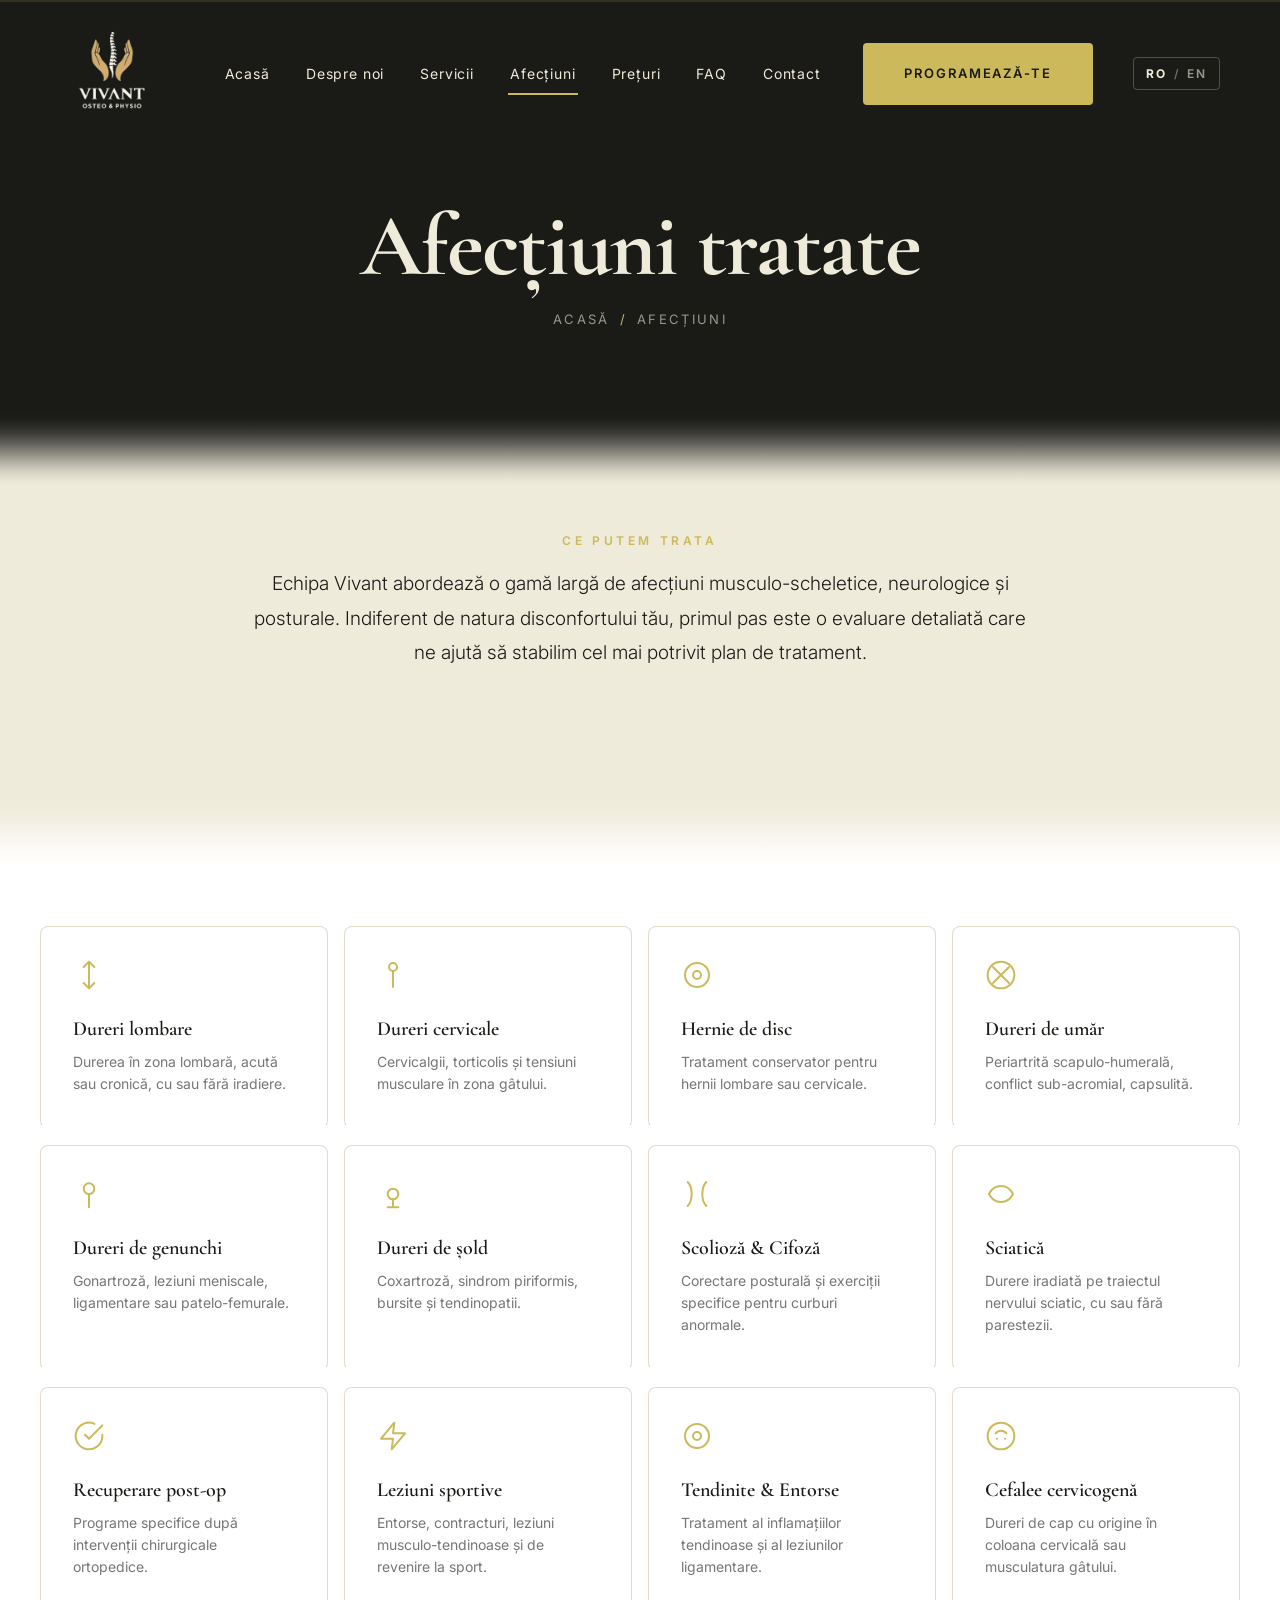
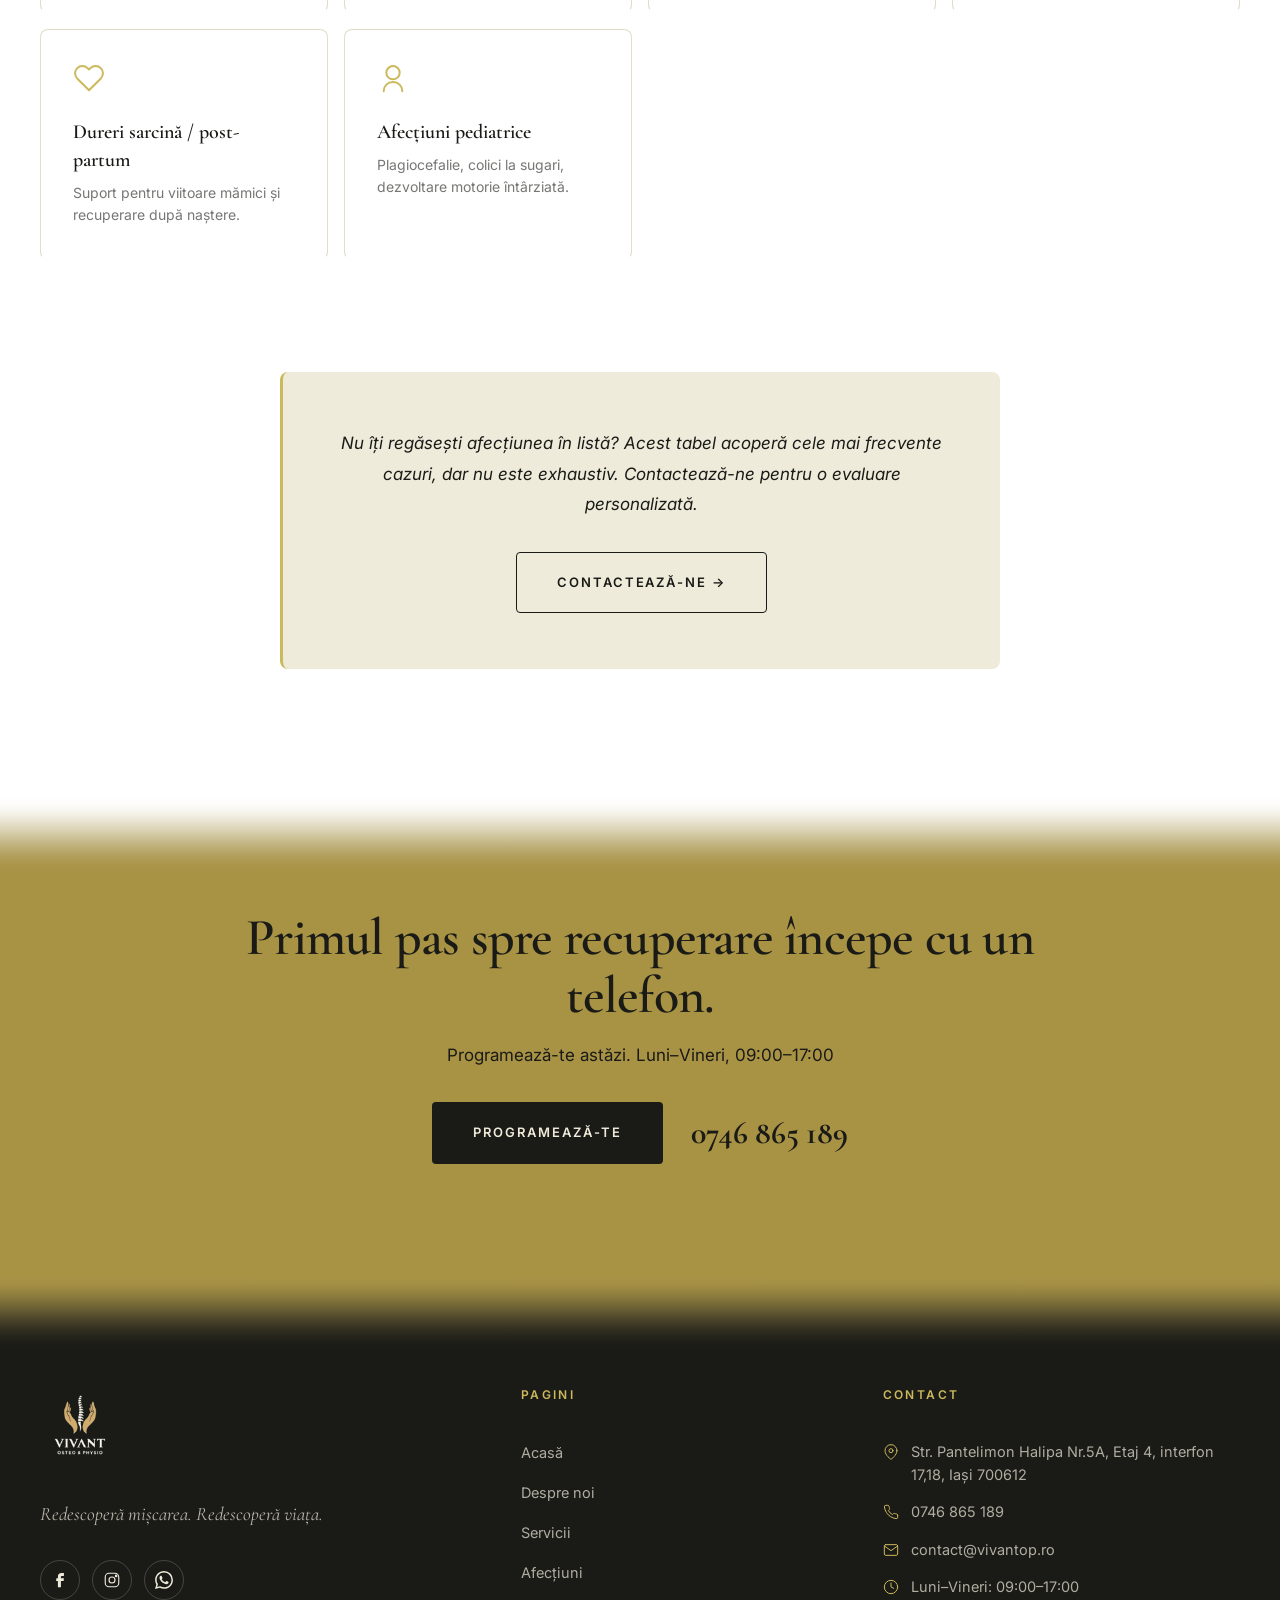
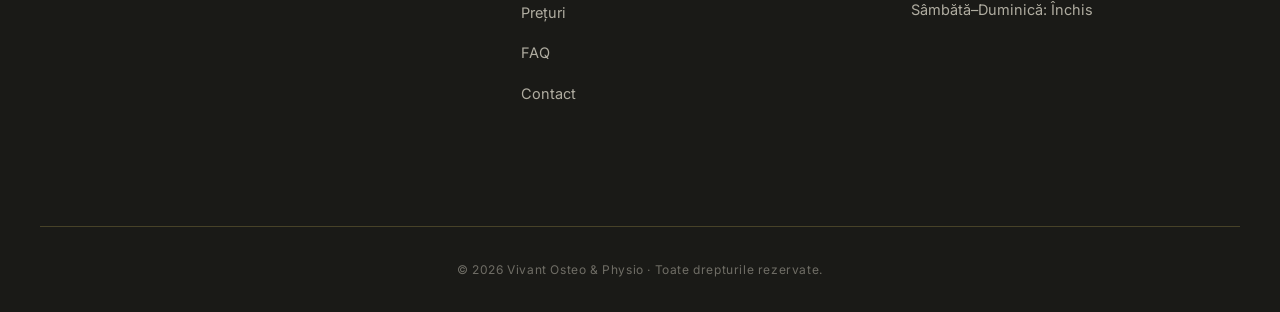
<file: afectiuni.html>
<!DOCTYPE html>
<html lang="ro">
<head>
  <meta charset="UTF-8">
  <meta name="viewport" content="width=device-width, initial-scale=1.0">
  <title data-i18n-title="page.conditions">Afecțiuni tratate — Vivant Osteo & Physio, Iași</title>
  <meta name="description" content="Tratăm dureri lombare, cervicale, hernii de disc, sciatică, leziuni sportive și multe alte afecțiuni la clinica Vivant Iași.">
<link rel="canonical" href="https://www.vivantop.ro/afectiuni.html">
  <meta name="robots" content="index, follow, max-image-preview:large">
  <meta name="theme-color" content="#1a1a17">
  <meta name="author" content="Vivant Osteo &amp; Physio">
  <meta name="geo.region" content="RO-IS">
  <meta name="geo.placename" content="Iași">

  <!-- Icons -->
  <link rel="icon" href="favicon.ico" sizes="any">
  <link rel="icon" type="image/png" sizes="32x32" href="favicon-32.png">
  <link rel="icon" type="image/png" sizes="16x16" href="favicon-16.png">
  <link rel="apple-touch-icon" href="apple-touch-icon.png">
  <link rel="manifest" href="site.webmanifest">

  <!-- Open Graph -->
  <meta property="og:type" content="website">
  <meta property="og:site_name" content="Vivant Osteo &amp; Physio">
  <meta property="og:locale" content="ro_RO">
  <meta property="og:locale:alternate" content="en_US">
  <meta property="og:title" content="Afecțiuni tratate — Vivant Osteo & Physio, Iași">
  <meta property="og:description" content="Tratăm dureri lombare, cervicale, hernii de disc, sciatică, leziuni sportive și multe alte afecțiuni la clinica Vivant Iași.">
  <meta property="og:url" content="https://www.vivantop.ro/afectiuni.html">
  <meta property="og:image" content="https://www.vivantop.ro/og-image.png">
  <meta property="og:image:width" content="1200">
  <meta property="og:image:height" content="630">
  <meta property="og:image:alt" content="Vivant Osteo &amp; Physio — Osteopatie &amp; Fizioterapie, Iași">

  <!-- Twitter -->
  <meta name="twitter:card" content="summary_large_image">
  <meta name="twitter:title" content="Afecțiuni tratate — Vivant Osteo & Physio, Iași">
  <meta name="twitter:description" content="Tratăm dureri lombare, cervicale, hernii de disc, sciatică, leziuni sportive și multe alte afecțiuni la clinica Vivant Iași.">
  <meta name="twitter:image" content="https://www.vivantop.ro/og-image.png">
  <link rel="preconnect" href="https://fonts.googleapis.com">
  <link rel="preconnect" href="https://fonts.gstatic.com" crossorigin>
  <link href="https://fonts.googleapis.com/css2?family=Inter:wght@300;400;600&family=Cormorant+Garamond:wght@400;600;700&display=swap" rel="stylesheet">
  <link rel="stylesheet" href="style.css">

  <script type="application/ld+json">
  {
    "@context": "https://schema.org",
    "@type": [
      "MedicalClinic",
      "LocalBusiness"
    ],
    "@id": "https://www.vivantop.ro/#clinic",
    "name": "Vivant Osteo & Physio",
    "alternateName": [
      "Vivant",
      "Vivant Iași",
      "Vivant Osteopatie & Fizioterapie"
    ],
    "description": "Clinică de osteopatie, fizioterapie și kinetoterapie în Iași. Tratamente personalizate pentru durere, recuperare și mobilitate.",
    "url": "https://www.vivantop.ro/",
    "logo": "https://www.vivantop.ro/logo.png",
    "image": "https://www.vivantop.ro/og-image.png",
    "telephone": "+40746865189",
    "email": "contact@vivantop.ro",
    "priceRange": "$$",
    "currenciesAccepted": "RON",
    "address": {
      "@type": "PostalAddress",
      "streetAddress": "Str. Pantelimon Halipa Nr.5A, Etaj 4, interfon 17,18",
      "addressLocality": "Iași",
      "addressRegion": "Iași",
      "postalCode": "700612",
      "addressCountry": "RO"
    },
    "areaServed": {
      "@type": "City",
      "name": "Iași"
    },
    "medicalSpecialty": "Physiotherapy",
    "openingHoursSpecification": [
      {
        "@type": "OpeningHoursSpecification",
        "dayOfWeek": [
          "Monday",
          "Tuesday",
          "Wednesday",
          "Thursday",
          "Friday"
        ],
        "opens": "09:00",
        "closes": "17:00"
      }
    ],
    "sameAs": [
      "https://www.facebook.com/manualkineticop/",
      "https://www.instagram.com/vivantosteoandphysio/"
    ]
  }
  </script>
  <script type="application/ld+json">
  {
    "@context": "https://schema.org",
    "@type": "BreadcrumbList",
    "itemListElement": [
      {
        "@type": "ListItem",
        "position": 1,
        "name": "Acasă",
        "item": "https://www.vivantop.ro/"
      },
      {
        "@type": "ListItem",
        "position": 2,
        "name": "Afecțiuni",
        "item": "https://www.vivantop.ro/afectiuni.html"
      }
    ]
  }
  </script>
</head>
<body>

  <!-- ════════ NAVBAR ════════ -->
  <nav class="navbar">
    <div class="navbar-inner">
      <a href="index.html" class="navbar-logo">
        <img src="logo.png" alt="Vivant Osteo & Physio">
      </a>
      <div class="navbar-links">
        <a href="index.html"      class="navbar-link" data-i18n="nav.home">Acasă</a>
        <a href="despre.html"     class="navbar-link" data-i18n="nav.about">Despre noi</a>
        <a href="servicii.html"   class="navbar-link" data-i18n="nav.services">Servicii</a>
        <a href="afectiuni.html"  class="navbar-link" data-i18n="nav.conditions">Afecțiuni</a>
        <a href="preturi.html"    class="navbar-link" data-i18n="nav.pricing">Prețuri</a>
        <a href="faq.html"        class="navbar-link" data-i18n="nav.faq">FAQ</a>
        <a href="contact.html"    class="navbar-link" data-i18n="nav.contact">Contact</a>
        <a href="contact.html"    class="btn btn-primary navbar-cta" data-booking-trigger data-i18n="nav.bookNow">Programează-te</a>
        <button type="button" class="lang-toggle" aria-label="Switch to English">
          <span data-lang-current>RO</span><span data-lang-sep>/</span><span data-lang-other>EN</span>
        </button>
      </div>
      <button class="navbar-hamburger" aria-label="Meniu">
        <span></span><span></span><span></span>
      </button>
    </div>
  </nav>

  <div class="mobile-overlay"></div>
  <aside class="mobile-drawer">
    <button type="button" class="mobile-drawer-close" aria-label="Închide meniul" data-i18n-attr="aria-label:nav.closeMenu">
      <span></span><span></span>
    </button>
    <a href="index.html"     data-i18n="nav.home">Acasă</a>
    <a href="despre.html"    data-i18n="nav.about">Despre noi</a>
    <a href="servicii.html"  data-i18n="nav.services">Servicii</a>
    <a href="afectiuni.html" data-i18n="nav.conditions">Afecțiuni</a>
    <a href="preturi.html"   data-i18n="nav.pricing">Prețuri</a>
    <a href="faq.html"       data-i18n="nav.faq">FAQ</a>
    <a href="contact.html"   data-i18n="nav.contact">Contact</a>
    <a href="contact.html"   class="btn btn-primary" data-booking-trigger data-i18n="nav.bookNow">Programează-te</a>
    <button type="button" class="lang-toggle" aria-label="Switch to English">
      <span data-lang-current>RO</span><span data-lang-sep>/</span><span data-lang-other>EN</span>
    </button>
  </aside>

  <!-- ════════ HERO MIC ════════ -->
  <section class="hero-small">
    <div>
      <h1 data-i18n="conditionsPage.heroTitle">Afecțiuni tratate</h1>
      <div class="breadcrumb">
        <a href="index.html" data-i18n="nav.home">Acasă</a><span class="sep">/</span><span data-i18n="nav.conditions">Afecțiuni</span>
      </div>
    </div>
  </section>

  <!-- ════════ INTRO ════════ -->
  <section class="intro-block">
    <div class="intro-block-inner">
      <span data-i18n="conditionsPage.introEyebrow" class="section-label">Ce putem trata</span>
      <p data-i18n="conditionsPage.introP">
        Echipa Vivant abordează o gamă largă de afecțiuni musculo-scheletice, neurologice și posturale. Indiferent de natura disconfortului tău, primul pas este o evaluare detaliată care ne ajută să stabilim cel mai potrivit plan de tratament.
      </p>
    </div>
  </section>

  <!-- ════════ GRID AFECȚIUNI ════════ -->
  <section class="section" style="background: var(--white);">
    <div class="afflictions-grid">
      <div class="affliction-card fade-in">
        <div class="affliction-icon"><svg width="32" height="32" viewBox="0 0 24 24" fill="none" stroke="currentColor" stroke-width="1.5" stroke-linecap="round" stroke-linejoin="round"><path d="M12 2v20M8 6l4-4 4 4M8 18l4 4 4-4"></path></svg></div>
        <h3 data-i18n="conditionsPage.c1Title">Dureri lombare</h3>
        <p data-i18n="conditionsPage.c1Desc">Durerea în zona lombară, acută sau cronică, cu sau fără iradiere.</p>
      </div>
      <div class="affliction-card fade-in">
        <div class="affliction-icon"><svg width="32" height="32" viewBox="0 0 24 24" fill="none" stroke="currentColor" stroke-width="1.5" stroke-linecap="round" stroke-linejoin="round"><circle cx="12" cy="6" r="3"></circle><path d="M12 9v12"></path></svg></div>
        <h3 data-i18n="conditionsPage.c2Title">Dureri cervicale</h3>
        <p data-i18n="conditionsPage.c2Desc">Cervicalgii, torticolis și tensiuni musculare în zona gâtului.</p>
      </div>
      <div class="affliction-card fade-in">
        <div class="affliction-icon"><svg width="32" height="32" viewBox="0 0 24 24" fill="none" stroke="currentColor" stroke-width="1.5" stroke-linecap="round" stroke-linejoin="round"><circle cx="12" cy="12" r="9"></circle><circle cx="12" cy="12" r="3"></circle></svg></div>
        <h3 data-i18n="conditionsPage.c3Title">Hernie de disc</h3>
        <p data-i18n="conditionsPage.c3Desc">Tratament conservator pentru hernii lombare sau cervicale.</p>
      </div>
      <div class="affliction-card fade-in">
        <div class="affliction-icon"><svg width="32" height="32" viewBox="0 0 24 24" fill="none" stroke="currentColor" stroke-width="1.5" stroke-linecap="round" stroke-linejoin="round"><path d="M6 6l12 12M6 18L18 6"></path><circle cx="12" cy="12" r="10"></circle></svg></div>
        <h3 data-i18n="conditionsPage.c4Title">Dureri de umăr</h3>
        <p data-i18n="conditionsPage.c4Desc">Periartrită scapulo-humerală, conflict sub-acromial, capsulită.</p>
      </div>
      <div class="affliction-card fade-in">
        <div class="affliction-icon"><svg width="32" height="32" viewBox="0 0 24 24" fill="none" stroke="currentColor" stroke-width="1.5" stroke-linecap="round" stroke-linejoin="round"><circle cx="12" cy="8" r="4"></circle><path d="M12 12v10"></path></svg></div>
        <h3 data-i18n="conditionsPage.c5Title">Dureri de genunchi</h3>
        <p data-i18n="conditionsPage.c5Desc">Gonartroză, leziuni meniscale, ligamentare sau patelo-femurale.</p>
      </div>
      <div class="affliction-card fade-in">
        <div class="affliction-icon"><svg width="32" height="32" viewBox="0 0 24 24" fill="none" stroke="currentColor" stroke-width="1.5" stroke-linecap="round" stroke-linejoin="round"><circle cx="12" cy="12" r="4"></circle><path d="M12 16v6M8 22h8"></path></svg></div>
        <h3 data-i18n="conditionsPage.c6Title">Dureri de șold</h3>
        <p data-i18n="conditionsPage.c6Desc">Coxartroză, sindrom piriformis, bursite și tendinopatii.</p>
      </div>
      <div class="affliction-card fade-in">
        <div class="affliction-icon"><svg width="32" height="32" viewBox="0 0 24 24" fill="none" stroke="currentColor" stroke-width="1.5" stroke-linecap="round" stroke-linejoin="round"><path d="M5 3c4 4 4 14 0 18M19 3c-4 4-4 14 0 18"></path></svg></div>
        <h3 data-i18n="conditionsPage.c7Title">Scolioză & Cifoză</h3>
        <p data-i18n="conditionsPage.c7Desc">Corectare posturală și exerciții specifice pentru curburi anormale.</p>
      </div>
      <div class="affliction-card fade-in">
        <div class="affliction-icon"><svg width="32" height="32" viewBox="0 0 24 24" fill="none" stroke="currentColor" stroke-width="1.5" stroke-linecap="round" stroke-linejoin="round"><path d="M3 12c4-8 14-8 18 0M3 12c4 8 14 8 18 0"></path></svg></div>
        <h3 data-i18n="conditionsPage.c8Title">Sciatică</h3>
        <p data-i18n="conditionsPage.c8Desc">Durere iradiată pe traiectul nervului sciatic, cu sau fără parestezii.</p>
      </div>
      <div class="affliction-card fade-in">
        <div class="affliction-icon"><svg width="32" height="32" viewBox="0 0 24 24" fill="none" stroke="currentColor" stroke-width="1.5" stroke-linecap="round" stroke-linejoin="round"><path d="M22 11.08V12a10 10 0 1 1-5.93-9.14"></path><polyline points="22 4 12 14.01 9 11.01"></polyline></svg></div>
        <h3 data-i18n="conditionsPage.c9Title">Recuperare post-op</h3>
        <p data-i18n="conditionsPage.c9Desc">Programe specifice după intervenții chirurgicale ortopedice.</p>
      </div>
      <div class="affliction-card fade-in">
        <div class="affliction-icon"><svg width="32" height="32" viewBox="0 0 24 24" fill="none" stroke="currentColor" stroke-width="1.5" stroke-linecap="round" stroke-linejoin="round"><path d="M13 2L3 14h9l-1 8 10-12h-9l1-8z"></path></svg></div>
        <h3 data-i18n="conditionsPage.c10Title">Leziuni sportive</h3>
        <p data-i18n="conditionsPage.c10Desc">Entorse, contracturi, leziuni musculo-tendinoase și de revenire la sport.</p>
      </div>
      <div class="affliction-card fade-in">
        <div class="affliction-icon"><svg width="32" height="32" viewBox="0 0 24 24" fill="none" stroke="currentColor" stroke-width="1.5" stroke-linecap="round" stroke-linejoin="round"><circle cx="12" cy="12" r="3"></circle><circle cx="12" cy="12" r="9"></circle></svg></div>
        <h3 data-i18n="conditionsPage.c11Title">Tendinite & Entorse</h3>
        <p data-i18n="conditionsPage.c11Desc">Tratament al inflamațiilor tendinoase și al leziunilor ligamentare.</p>
      </div>
      <div class="affliction-card fade-in">
        <div class="affliction-icon"><svg width="32" height="32" viewBox="0 0 24 24" fill="none" stroke="currentColor" stroke-width="1.5" stroke-linecap="round" stroke-linejoin="round"><circle cx="12" cy="12" r="10"></circle><path d="M8 10s1.5-2 4-2 4 2 4 2"></path><line x1="9" y1="14" x2="9.01" y2="14"></line><line x1="15" y1="14" x2="15.01" y2="14"></line></svg></div>
        <h3 data-i18n="conditionsPage.c12Title">Cefalee cervicogenă</h3>
        <p data-i18n="conditionsPage.c12Desc">Dureri de cap cu origine în coloana cervicală sau musculatura gâtului.</p>
      </div>
      <div class="affliction-card fade-in">
        <div class="affliction-icon"><svg width="32" height="32" viewBox="0 0 24 24" fill="none" stroke="currentColor" stroke-width="1.5" stroke-linecap="round" stroke-linejoin="round"><path d="M20.84 4.61a5.5 5.5 0 0 0-7.78 0L12 5.67l-1.06-1.06a5.5 5.5 0 0 0-7.78 7.78l1.06 1.06L12 21.23l7.78-7.78 1.06-1.06a5.5 5.5 0 0 0 0-7.78z"></path></svg></div>
        <h3 data-i18n="conditionsPage.c13Title">Dureri sarcină / post-partum</h3>
        <p data-i18n="conditionsPage.c13Desc">Suport pentru viitoare mămici și recuperare după naștere.</p>
      </div>
      <div class="affliction-card fade-in">
        <div class="affliction-icon"><svg width="32" height="32" viewBox="0 0 24 24" fill="none" stroke="currentColor" stroke-width="1.5" stroke-linecap="round" stroke-linejoin="round"><circle cx="12" cy="8" r="5"></circle><path d="M5 22c0-4 3-7 7-7s7 3 7 7"></path></svg></div>
        <h3 data-i18n="conditionsPage.c14Title">Afecțiuni pediatrice</h3>
        <p data-i18n="conditionsPage.c14Desc">Plagiocefalie, colici la sugari, dezvoltare motorie întârziată.</p>
      </div>
    </div>

    <!-- ── NOTĂ ── -->
    <div class="note-block fade-in">
      <p>
        <em data-i18n="conditionsPage.note">Nu îți regăsești afecțiunea în listă? Acest tabel acoperă cele mai frecvente cazuri, dar nu este exhaustiv. Contactează-ne pentru o evaluare personalizată.</em>
      </p>
      <a data-i18n="conditionsPage.noteBtn" href="contact.html" class="btn btn-ghost-dark">Contactează-ne →</a>
    </div>
  </section>

  <!-- ════════ CTA BANNER ════════ -->
  <section class="cta-banner">
    <h2 data-i18n="cta.title">Primul pas spre recuperare începe cu un telefon.</h2>
    <p data-i18n="cta.subtitle">Programează-te astăzi. Luni–Vineri, 09:00–17:00</p>
    <div class="cta-banner-actions">
      <a href="contact.html" class="btn btn-primary-dark" data-booking-trigger data-i18n="cta.button">Programează-te</a>
      <a href="tel:0746865189" class="cta-tel">0746 865 189</a>
    </div>
  </section>

  <!-- ════════ FOOTER ════════ -->
  <footer class="footer">
    <div class="footer-inner">
      <div>
        <a href="index.html" class="footer-logo">
          <img src="logo.png" alt="Vivant Osteo & Physio">
        </a>
        <p class="footer-tagline" data-i18n="footer.tagline">Redescoperă mișcarea. Redescoperă viața.</p>
        <div class="footer-social">
          <a href="https://www.facebook.com/manualkineticop/" target="_blank" rel="noopener" aria-label="Facebook">
            <svg width="18" height="18" viewBox="0 0 24 24" fill="currentColor"><path d="M9.198 21.5h4v-8.01h3.604l.396-3.98h-4V7.5a1 1 0 0 1 1-1h3v-4h-3a5 5 0 0 0-5 5v2.01h-2l-.396 3.98h2.396v8.01z"/></svg>
          </a>
          <a href="https://www.instagram.com/vivantosteoandphysio/" target="_blank" rel="noopener" aria-label="Instagram">
            <svg width="18" height="18" viewBox="0 0 24 24" fill="none" stroke="currentColor" stroke-width="1.5"><rect x="3" y="3" width="18" height="18" rx="5"></rect><circle cx="12" cy="12" r="4"></circle><circle cx="17.5" cy="6.5" r="1" fill="currentColor"></circle></svg>
          </a>
          <a href="https://wa.me/40746865189?text=Bun%C4%83%20ziua%21%20A%C8%99%20dori%20s%C4%83%20fac%20o%20programare%20la%20Vivant%20Osteo%20%26%20Physio." target="_blank" rel="noopener" aria-label="WhatsApp" data-i18n-attr="href:social.whatsapp">
            <svg width="18" height="18" viewBox="0 0 24 24" fill="currentColor"><path d="M17.472 14.382c-.297-.149-1.758-.867-2.03-.967-.273-.099-.471-.148-.67.15-.197.297-.767.966-.94 1.164-.173.199-.347.223-.644.075-.297-.15-1.255-.463-2.39-1.475-.883-.788-1.48-1.761-1.653-2.059-.173-.297-.018-.458.13-.606.134-.133.298-.347.446-.52.149-.174.198-.298.298-.497.099-.198.05-.371-.025-.52-.075-.149-.669-1.612-.916-2.207-.242-.579-.487-.5-.669-.51-.173-.008-.371-.01-.57-.01-.198 0-.52.074-.792.372-.272.297-1.04 1.016-1.04 2.479 0 1.462 1.065 2.875 1.213 3.074.149.198 2.096 3.2 5.077 4.487.709.306 1.262.489 1.694.625.712.227 1.36.195 1.871.118.571-.085 1.758-.719 2.006-1.413.248-.694.248-1.289.173-1.413-.074-.124-.272-.198-.57-.347m-5.421 7.403h-.004a9.87 9.87 0 0 1-5.031-1.378l-.361-.214-3.741.982.998-3.648-.235-.374a9.86 9.86 0 0 1-1.51-5.26c.001-5.45 4.436-9.884 9.888-9.884 2.64 0 5.122 1.03 6.988 2.898a9.825 9.825 0 0 1 2.893 6.994c-.003 5.45-4.437 9.884-9.885 9.884m8.413-18.297A11.815 11.815 0 0 0 12.05 0C5.495 0 .16 5.335.157 11.892c0 2.096.547 4.142 1.588 5.945L.057 24l6.305-1.654a11.882 11.882 0 0 0 5.683 1.448h.005c6.554 0 11.89-5.335 11.893-11.893a11.821 11.821 0 0 0-3.48-8.413"/></svg>
          </a>
        </div>
      </div>
      <div>
        <h4 class="footer-col-title" data-i18n="footer.colPages">Pagini</h4>
        <ul class="footer-links">
          <li><a href="index.html"     data-i18n="nav.home">Acasă</a></li>
          <li><a href="despre.html"    data-i18n="nav.about">Despre noi</a></li>
          <li><a href="servicii.html"  data-i18n="nav.services">Servicii</a></li>
          <li><a href="afectiuni.html" data-i18n="nav.conditions">Afecțiuni</a></li>
          <li><a href="preturi.html"   data-i18n="nav.pricing">Prețuri</a></li>
          <li><a href="faq.html"       data-i18n="nav.faq">FAQ</a></li>
          <li><a href="contact.html"   data-i18n="nav.contact">Contact</a></li>
        </ul>
      </div>
      <div>
        <h4 class="footer-col-title" data-i18n="footer.colContact">Contact</h4>
        <ul class="footer-contact">
          <li>
            <svg width="16" height="16" viewBox="0 0 24 24" fill="none" stroke="currentColor" stroke-width="1.5" stroke-linecap="round" stroke-linejoin="round"><path d="M21 10c0 7-9 13-9 13s-9-6-9-13a9 9 0 0 1 18 0z"></path><circle cx="12" cy="10" r="3"></circle></svg>
            <a href="https://www.google.com/maps/dir/?api=1&amp;destination=Str.%20Pantelimon%20Halipa%205A%2C%20Ia%C8%99i" target="_blank" rel="noopener">Str. Pantelimon Halipa Nr.5A, Etaj 4, interfon 17,18, Iași 700612</a>
          </li>
          <li>
            <svg width="16" height="16" viewBox="0 0 24 24" fill="none" stroke="currentColor" stroke-width="1.5" stroke-linecap="round" stroke-linejoin="round"><path d="M22 16.92v3a2 2 0 0 1-2.18 2 19.79 19.79 0 0 1-8.63-3.07 19.5 19.5 0 0 1-6-6 19.79 19.79 0 0 1-3.07-8.67A2 2 0 0 1 4.11 2h3a2 2 0 0 1 2 1.72 12.84 12.84 0 0 0 .7 2.81 2 2 0 0 1-.45 2.11L8.09 9.91a16 16 0 0 0 6 6l1.27-1.27a2 2 0 0 1 2.11-.45 12.84 12.84 0 0 0 2.81.7A2 2 0 0 1 22 16.92z"></path></svg>
            <a href="tel:0746865189">0746 865 189</a>
          </li>
          <li>
            <svg width="16" height="16" viewBox="0 0 24 24" fill="none" stroke="currentColor" stroke-width="1.5" stroke-linecap="round" stroke-linejoin="round"><path d="M4 4h16c1.1 0 2 .9 2 2v12c0 1.1-.9 2-2 2H4c-1.1 0-2-.9-2-2V6c0-1.1.9-2 2-2z"></path><polyline points="22,6 12,13 2,6"></polyline></svg>
            <a href="mailto:contact@vivantop.ro">contact@vivantop.ro</a>
          </li>
          <li>
            <svg width="16" height="16" viewBox="0 0 24 24" fill="none" stroke="currentColor" stroke-width="1.5" stroke-linecap="round" stroke-linejoin="round"><circle cx="12" cy="12" r="10"></circle><polyline points="12 6 12 12 16 14"></polyline></svg>
            <span data-i18n-html="footer.schedule">Luni–Vineri: 09:00–17:00<br>Sâmbătă–Duminică: Închis</span>
          </li>
        </ul>
      </div>
    </div>
    <div class="footer-bottom" data-i18n="footer.copyright">
      © 2026 Vivant Osteo & Physio · Toate drepturile rezervate.
    </div>
  </footer>

  <button class="scroll-top" aria-label="Sus">
    <svg width="20" height="20" viewBox="0 0 24 24" fill="none" stroke="currentColor" stroke-width="2" stroke-linecap="round" stroke-linejoin="round"><polyline points="18 15 12 9 6 15"></polyline></svg>
  </button>

  <script src="translations.js"></script>
  <script src="booking.js"></script>
  <script src="reviews.js"></script>
  <script src="main.js"></script>
</body>
</html>
</file>
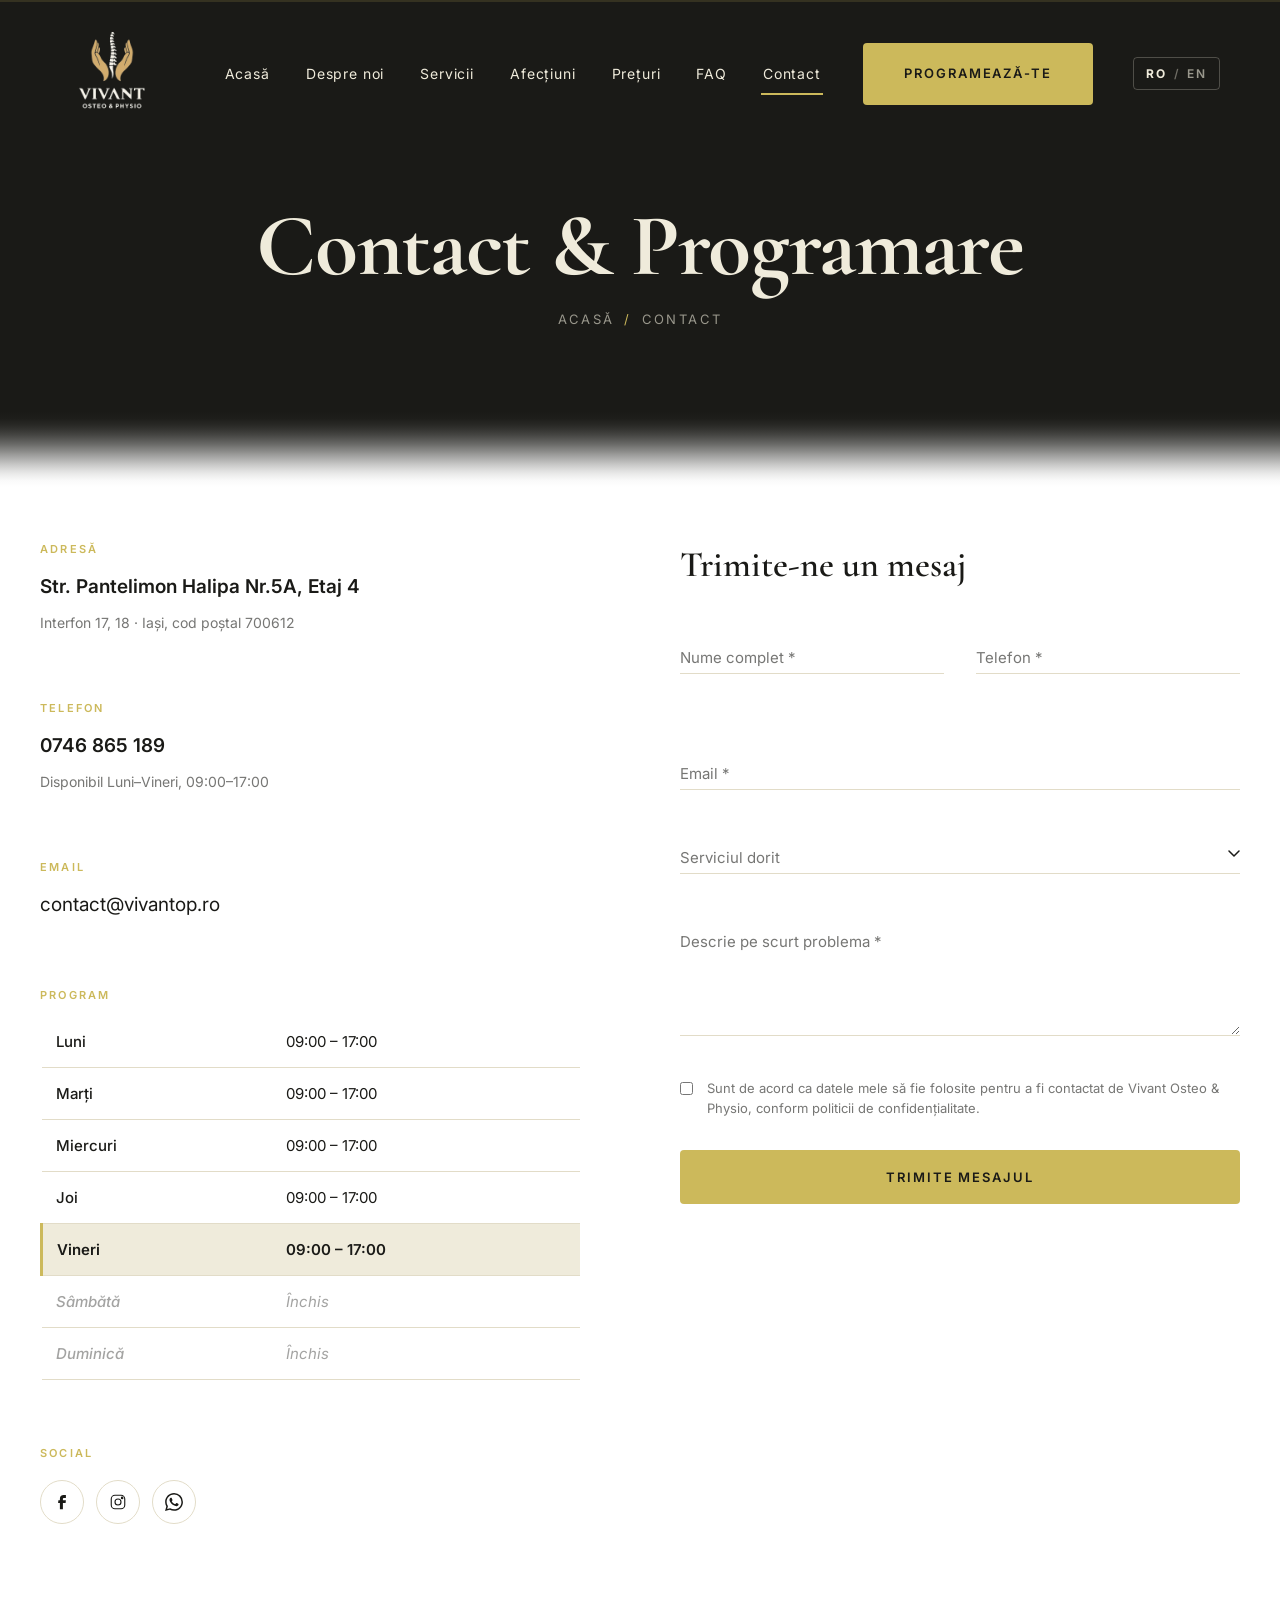
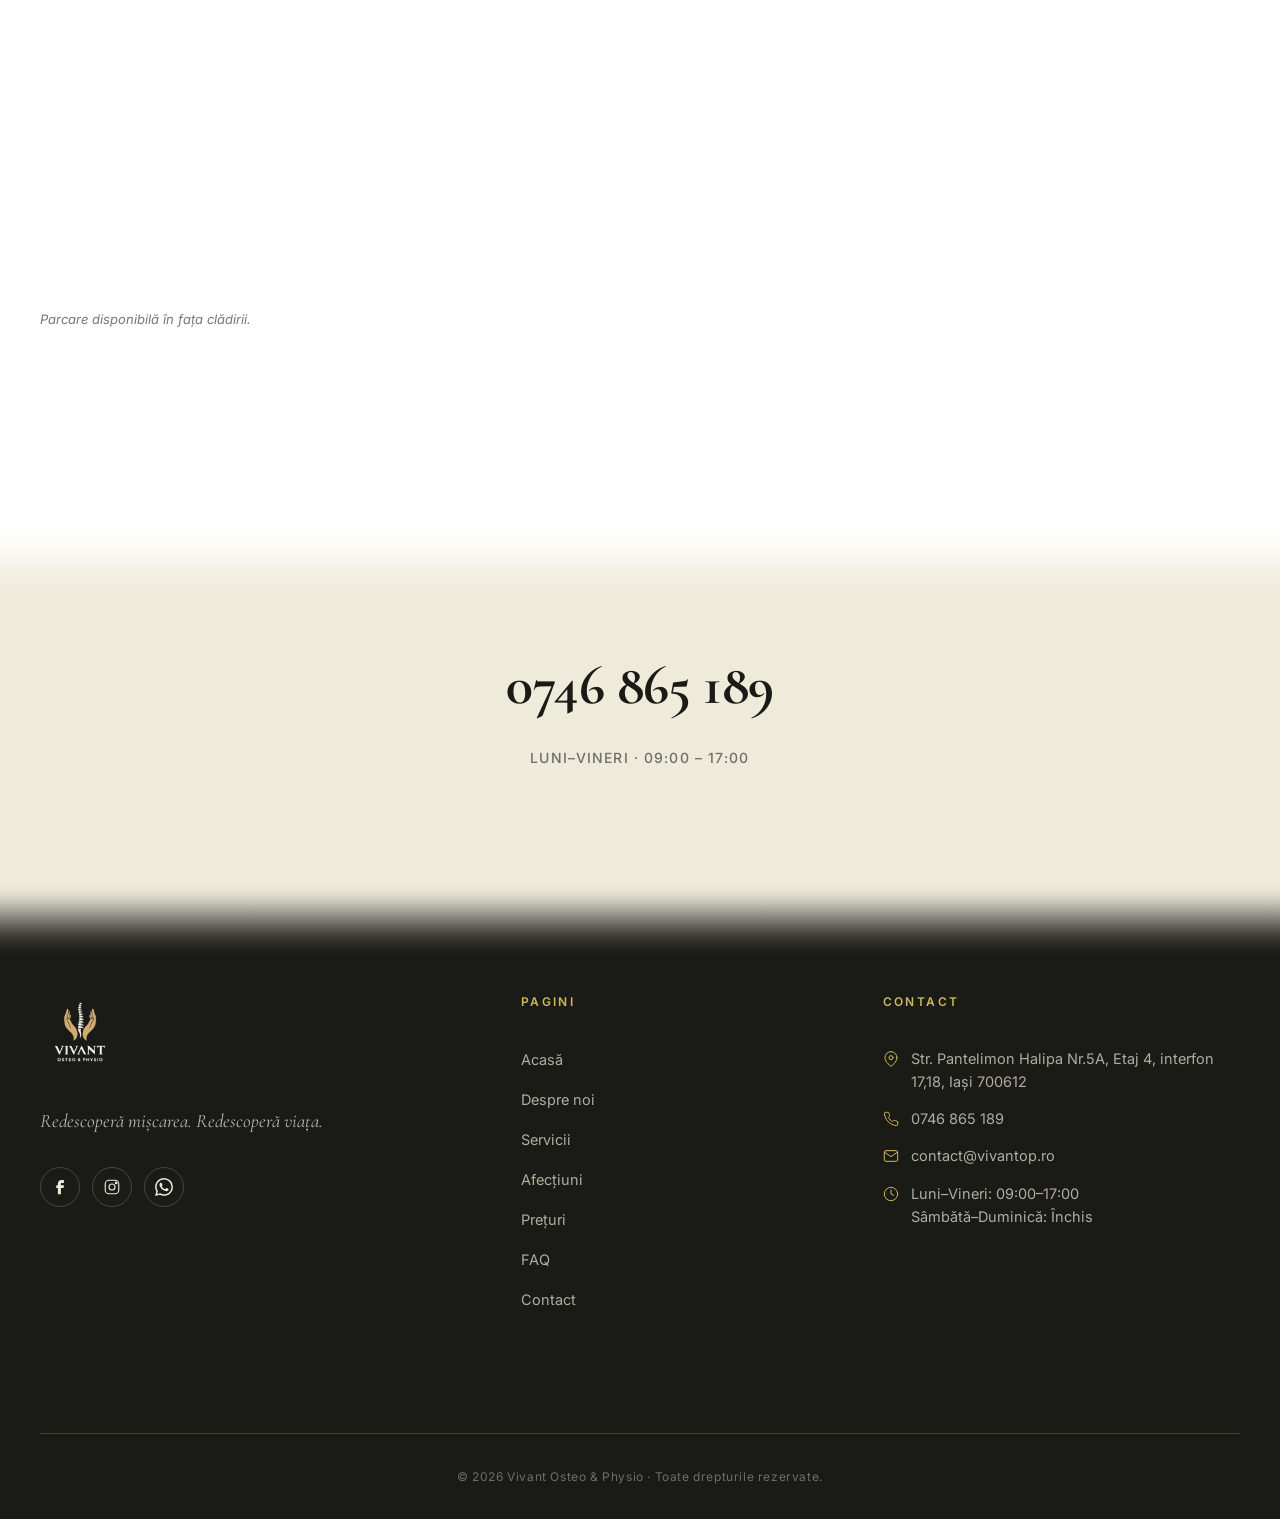
<file: contact.html>
<!DOCTYPE html>
<html lang="ro">
<head>
  <meta charset="UTF-8">
  <meta name="viewport" content="width=device-width, initial-scale=1.0">
  <title data-i18n-title="page.contact">Contact & Programare — Vivant Osteo & Physio, Iași</title>
  <meta name="description" content="Programează-te la Vivant Osteo & Physio Iași. Str. Pantelimon Halipa Nr.5A, Etaj 4. Telefon: 0746 865 189. Luni–Vineri 09:00–17:00.">
<link rel="canonical" href="https://www.vivantop.ro/contact.html">
  <meta name="robots" content="index, follow, max-image-preview:large">
  <meta name="theme-color" content="#1a1a17">
  <meta name="author" content="Vivant Osteo &amp; Physio">
  <meta name="geo.region" content="RO-IS">
  <meta name="geo.placename" content="Iași">

  <!-- Icons -->
  <link rel="icon" href="favicon.ico" sizes="any">
  <link rel="icon" type="image/png" sizes="32x32" href="favicon-32.png">
  <link rel="icon" type="image/png" sizes="16x16" href="favicon-16.png">
  <link rel="apple-touch-icon" href="apple-touch-icon.png">
  <link rel="manifest" href="site.webmanifest">

  <!-- Open Graph -->
  <meta property="og:type" content="website">
  <meta property="og:site_name" content="Vivant Osteo &amp; Physio">
  <meta property="og:locale" content="ro_RO">
  <meta property="og:locale:alternate" content="en_US">
  <meta property="og:title" content="Contact & Programare — Vivant Osteo & Physio, Iași">
  <meta property="og:description" content="Programează-te la Vivant Osteo & Physio Iași. Str. Pantelimon Halipa Nr.5A, Etaj 4. Telefon: 0746 865 189. Luni–Vineri 09:00–17:00.">
  <meta property="og:url" content="https://www.vivantop.ro/contact.html">
  <meta property="og:image" content="https://www.vivantop.ro/og-image.png">
  <meta property="og:image:width" content="1200">
  <meta property="og:image:height" content="630">
  <meta property="og:image:alt" content="Vivant Osteo &amp; Physio — Osteopatie &amp; Fizioterapie, Iași">

  <!-- Twitter -->
  <meta name="twitter:card" content="summary_large_image">
  <meta name="twitter:title" content="Contact & Programare — Vivant Osteo & Physio, Iași">
  <meta name="twitter:description" content="Programează-te la Vivant Osteo & Physio Iași. Str. Pantelimon Halipa Nr.5A, Etaj 4. Telefon: 0746 865 189. Luni–Vineri 09:00–17:00.">
  <meta name="twitter:image" content="https://www.vivantop.ro/og-image.png">
  <link rel="preconnect" href="https://fonts.googleapis.com">
  <link rel="preconnect" href="https://fonts.gstatic.com" crossorigin>
  <link href="https://fonts.googleapis.com/css2?family=Inter:wght@300;400;600&family=Cormorant+Garamond:wght@400;600;700&display=swap" rel="stylesheet">
  <link rel="stylesheet" href="style.css">

  <script type="application/ld+json">
  {
    "@context": "https://schema.org",
    "@type": [
      "MedicalClinic",
      "LocalBusiness"
    ],
    "@id": "https://www.vivantop.ro/#clinic",
    "name": "Vivant Osteo & Physio",
    "alternateName": [
      "Vivant",
      "Vivant Iași",
      "Vivant Osteopatie & Fizioterapie"
    ],
    "description": "Clinică de osteopatie, fizioterapie și kinetoterapie în Iași. Tratamente personalizate pentru durere, recuperare și mobilitate.",
    "url": "https://www.vivantop.ro/",
    "logo": "https://www.vivantop.ro/logo.png",
    "image": "https://www.vivantop.ro/og-image.png",
    "telephone": "+40746865189",
    "email": "contact@vivantop.ro",
    "priceRange": "$$",
    "currenciesAccepted": "RON",
    "address": {
      "@type": "PostalAddress",
      "streetAddress": "Str. Pantelimon Halipa Nr.5A, Etaj 4, interfon 17,18",
      "addressLocality": "Iași",
      "addressRegion": "Iași",
      "postalCode": "700612",
      "addressCountry": "RO"
    },
    "areaServed": {
      "@type": "City",
      "name": "Iași"
    },
    "medicalSpecialty": "Physiotherapy",
    "openingHoursSpecification": [
      {
        "@type": "OpeningHoursSpecification",
        "dayOfWeek": [
          "Monday",
          "Tuesday",
          "Wednesday",
          "Thursday",
          "Friday"
        ],
        "opens": "09:00",
        "closes": "17:00"
      }
    ],
    "sameAs": [
      "https://www.facebook.com/manualkineticop/",
      "https://www.instagram.com/vivantosteoandphysio/"
    ]
  }
  </script>
  <script type="application/ld+json">
  {
    "@context": "https://schema.org",
    "@type": "BreadcrumbList",
    "itemListElement": [
      {
        "@type": "ListItem",
        "position": 1,
        "name": "Acasă",
        "item": "https://www.vivantop.ro/"
      },
      {
        "@type": "ListItem",
        "position": 2,
        "name": "Contact",
        "item": "https://www.vivantop.ro/contact.html"
      }
    ]
  }
  </script>
</head>
<body>

  <!-- ════════ NAVBAR ════════ -->
  <nav class="navbar">
    <div class="navbar-inner">
      <a href="index.html" class="navbar-logo">
        <img src="logo.png" alt="Vivant Osteo & Physio">
      </a>
      <div class="navbar-links">
        <a href="index.html"      class="navbar-link" data-i18n="nav.home">Acasă</a>
        <a href="despre.html"     class="navbar-link" data-i18n="nav.about">Despre noi</a>
        <a href="servicii.html"   class="navbar-link" data-i18n="nav.services">Servicii</a>
        <a href="afectiuni.html"  class="navbar-link" data-i18n="nav.conditions">Afecțiuni</a>
        <a href="preturi.html"    class="navbar-link" data-i18n="nav.pricing">Prețuri</a>
        <a href="faq.html"        class="navbar-link" data-i18n="nav.faq">FAQ</a>
        <a href="contact.html"    class="navbar-link" data-i18n="nav.contact">Contact</a>
        <a href="contact.html"    class="btn btn-primary navbar-cta" data-booking-trigger data-i18n="nav.bookNow">Programează-te</a>
        <button type="button" class="lang-toggle" aria-label="Switch to English">
          <span data-lang-current>RO</span><span data-lang-sep>/</span><span data-lang-other>EN</span>
        </button>
      </div>
      <button class="navbar-hamburger" aria-label="Meniu">
        <span></span><span></span><span></span>
      </button>
    </div>
  </nav>

  <div class="mobile-overlay"></div>
  <aside class="mobile-drawer">
    <button type="button" class="mobile-drawer-close" aria-label="Închide meniul" data-i18n-attr="aria-label:nav.closeMenu">
      <span></span><span></span>
    </button>
    <a href="index.html"     data-i18n="nav.home">Acasă</a>
    <a href="despre.html"    data-i18n="nav.about">Despre noi</a>
    <a href="servicii.html"  data-i18n="nav.services">Servicii</a>
    <a href="afectiuni.html" data-i18n="nav.conditions">Afecțiuni</a>
    <a href="preturi.html"   data-i18n="nav.pricing">Prețuri</a>
    <a href="faq.html"       data-i18n="nav.faq">FAQ</a>
    <a href="contact.html"   data-i18n="nav.contact">Contact</a>
    <a href="contact.html"   class="btn btn-primary" data-booking-trigger data-i18n="nav.bookNow">Programează-te</a>
    <button type="button" class="lang-toggle" aria-label="Switch to English">
      <span data-lang-current>RO</span><span data-lang-sep>/</span><span data-lang-other>EN</span>
    </button>
  </aside>

  <!-- ════════ HERO MIC ════════ -->
  <section class="hero-small">
    <div>
      <h1 data-i18n="contactPage.heroTitle">Contact &amp; Programare</h1>
      <div class="breadcrumb">
        <a href="index.html" data-i18n="nav.home">Acasă</a><span class="sep">/</span><span data-i18n="nav.contact">Contact</span>
      </div>
    </div>
  </section>

  <!-- ════════ MAIN CONTACT ════════ -->
  <section class="contact-main">
    <div class="contact-main-inner">

      <!-- ── Stânga — Informații ── -->
      <div class="contact-info fade-in">

        <div class="contact-info-block">
          <div data-i18n="contactPage.lblAddress" class="contact-info-label">Adresă</div>
          <div class="contact-info-value"><a href="https://www.google.com/maps/dir/?api=1&amp;destination=Str.%20Pantelimon%20Halipa%205A%2C%20Ia%C8%99i" target="_blank" rel="noopener"><strong>Str. Pantelimon Halipa Nr.5A, Etaj 4</strong></a></div>
          <div data-i18n="contactPage.addressSub" class="contact-info-sub">Interfon 17, 18 · Iași, cod poștal 700612</div>
        </div>

        <div class="contact-info-block">
          <div data-i18n="contactPage.lblPhone" class="contact-info-label">Telefon</div>
          <div class="contact-info-value"><a href="tel:0746865189"><strong>0746 865 189</strong></a></div>
          <div data-i18n="contactPage.phoneSub" class="contact-info-sub">Disponibil Luni–Vineri, 09:00–17:00</div>
        </div>

        <div class="contact-info-block">
          <div data-i18n="contactPage.lblEmail" class="contact-info-label">Email</div>
          <div class="contact-info-value"><a href="mailto:contact@vivantop.ro">contact@vivantop.ro</a></div>
        </div>

        <div class="contact-info-block">
          <div data-i18n="contactPage.lblHours" class="contact-info-label">Program</div>
          <table class="schedule-table">
            <tbody>
              <tr data-day="mon"><td data-i18n="contactPage.mon">Luni</td><td>09:00 – 17:00</td></tr>
              <tr data-day="tue"><td data-i18n="contactPage.tue">Marți</td><td>09:00 – 17:00</td></tr>
              <tr data-day="wed"><td data-i18n="contactPage.wed">Miercuri</td><td>09:00 – 17:00</td></tr>
              <tr data-day="thu"><td data-i18n="contactPage.thu">Joi</td><td>09:00 – 17:00</td></tr>
              <tr data-day="fri"><td data-i18n="contactPage.fri">Vineri</td><td>09:00 – 17:00</td></tr>
              <tr data-day="sat"><td class="closed" data-i18n="contactPage.sat">Sâmbătă</td><td class="closed" data-i18n="contactPage.closed">Închis</td></tr>
              <tr data-day="sun"><td class="closed" data-i18n="contactPage.sun">Duminică</td><td class="closed" data-i18n="contactPage.closed">Închis</td></tr>
            </tbody>
          </table>
        </div>

        <div class="contact-info-block">
          <div data-i18n="contactPage.lblSocial" class="contact-info-label">Social</div>
          <div class="contact-social">
            <a href="https://www.facebook.com/manualkineticop/" target="_blank" rel="noopener" aria-label="Facebook">
              <svg width="18" height="18" viewBox="0 0 24 24" fill="currentColor"><path d="M9.198 21.5h4v-8.01h3.604l.396-3.98h-4V7.5a1 1 0 0 1 1-1h3v-4h-3a5 5 0 0 0-5 5v2.01h-2l-.396 3.98h2.396v8.01z"/></svg>
            </a>
            <a href="https://www.instagram.com/vivantosteoandphysio/" target="_blank" rel="noopener" aria-label="Instagram">
              <svg width="18" height="18" viewBox="0 0 24 24" fill="none" stroke="currentColor" stroke-width="1.5"><rect x="3" y="3" width="18" height="18" rx="5"></rect><circle cx="12" cy="12" r="4"></circle><circle cx="17.5" cy="6.5" r="1" fill="currentColor"></circle></svg>
            </a>
            <a href="https://wa.me/40746865189?text=Bun%C4%83%20ziua%21%20A%C8%99%20dori%20s%C4%83%20fac%20o%20programare%20la%20Vivant%20Osteo%20%26%20Physio." target="_blank" rel="noopener" aria-label="WhatsApp" data-i18n-attr="href:social.whatsapp">
              <svg width="18" height="18" viewBox="0 0 24 24" fill="currentColor"><path d="M17.472 14.382c-.297-.149-1.758-.867-2.03-.967-.273-.099-.471-.148-.67.15-.197.297-.767.966-.94 1.164-.173.199-.347.223-.644.075-.297-.15-1.255-.463-2.39-1.475-.883-.788-1.48-1.761-1.653-2.059-.173-.297-.018-.458.13-.606.134-.133.298-.347.446-.52.149-.174.198-.298.298-.497.099-.198.05-.371-.025-.52-.075-.149-.669-1.612-.916-2.207-.242-.579-.487-.5-.669-.51-.173-.008-.371-.01-.57-.01-.198 0-.52.074-.792.372-.272.297-1.04 1.016-1.04 2.479 0 1.462 1.065 2.875 1.213 3.074.149.198 2.096 3.2 5.077 4.487.709.306 1.262.489 1.694.625.712.227 1.36.195 1.871.118.571-.085 1.758-.719 2.006-1.413.248-.694.248-1.289.173-1.413-.074-.124-.272-.198-.57-.347m-5.421 7.403h-.004a9.87 9.87 0 0 1-5.031-1.378l-.361-.214-3.741.982.998-3.648-.235-.374a9.86 9.86 0 0 1-1.51-5.26c.001-5.45 4.436-9.884 9.888-9.884 2.64 0 5.122 1.03 6.988 2.898a9.825 9.825 0 0 1 2.893 6.994c-.003 5.45-4.437 9.884-9.885 9.884m8.413-18.297A11.815 11.815 0 0 0 12.05 0C5.495 0 .16 5.335.157 11.892c0 2.096.547 4.142 1.588 5.945L.057 24l6.305-1.654a11.882 11.882 0 0 0 5.683 1.448h.005c6.554 0 11.89-5.335 11.893-11.893a11.821 11.821 0 0 0-3.48-8.413"/></svg>
            </a>
          </div>
        </div>

        <div class="contact-info-block">
          <iframe
            class="contact-map"
            src="https://www.google.com/maps?q=Str.%20Pantelimon%20Halipa%205A%2C%20Ia%C8%99i&output=embed"
            loading="lazy"
            referrerpolicy="no-referrer-when-downgrade"
            allowfullscreen></iframe>
          <div data-i18n="contactPage.mapNote" class="map-note">Parcare disponibilă în fața clădirii.</div>
        </div>

      </div>

      <!-- ── Dreapta — Formular ── -->
      <div class="contact-form-wrap fade-in">
        <h3 data-i18n="contactPage.formTitle">Trimite-ne un mesaj</h3>

        <form id="contact-form" novalidate>
          <!-- ▸ Web3Forms: get a free access key at https://web3forms.com (enter contact@vivantop.ro).
               Paste the key below. Submissions arrive by email — no backend needed. -->
          <input type="hidden" name="access_key" value="13adb05f-5137-48b4-a345-9c41b632c9ae">
          <input type="hidden" name="subject" value="Cerere nouă de programare — vivantop.ro">
          <input type="hidden" name="from_name" value="Website Vivant Osteo & Physio">
          <!-- Honeypot: hidden from humans, catches bots -->
          <input type="checkbox" name="botcheck" tabindex="-1" autocomplete="off" style="display:none !important" aria-hidden="true">

          <div class="form-row">
            <div class="form-field">
              <input type="text" name="name" id="f-name" placeholder=" " required>
              <label data-i18n="contactPage.fName" for="f-name">Nume complet *</label>
              <div data-i18n="contactPage.errName" class="form-error">Te rugăm introdu numele.</div>
            </div>
            <div class="form-field">
              <input type="tel" name="phone" id="f-phone" placeholder=" " required>
              <label data-i18n="contactPage.fPhone" for="f-phone">Telefon *</label>
              <div data-i18n="contactPage.errPhone" class="form-error">Te rugăm introdu un număr valid.</div>
            </div>
          </div>

          <div class="form-field">
            <input type="email" name="email" id="f-email" placeholder=" " required>
            <label data-i18n="contactPage.fEmail" for="f-email">Email *</label>
            <div data-i18n="contactPage.errEmail" class="form-error">Te rugăm introdu un email valid.</div>
          </div>

          <div class="form-field">
            <select name="service" id="f-service">
              <option value=""></option>
              <option value="osteopatie" data-i18n="contactPage.optOsteo">Osteopatie</option>
              <option value="fizioterapie" data-i18n="contactPage.optPhysio">Fizioterapie</option>
              <option value="kinetoterapie" data-i18n="contactPage.optKineto">Kinetoterapie</option>
              <option value="terapie-manuala" data-i18n="contactPage.optManual">Terapie Manuală</option>
              <option value="masaj" data-i18n="contactPage.optMassage">Masaj Terapeutic</option>
              <option value="recuperare" data-i18n="contactPage.optPostop">Recuperare Post-Operatorie</option>
              <option value="nu-stiu" data-i18n="contactPage.optUnsureNo">Nu știu încă</option>
            </select>
            <label data-i18n="contactPage.fService" for="f-service">Serviciul dorit</label>
          </div>

          <div class="form-field">
            <textarea name="message" id="f-message" placeholder=" " required></textarea>
            <label data-i18n="contactPage.fMessage" for="f-message">Descrie pe scurt problema *</label>
            <div data-i18n="contactPage.errMessage" class="form-error">Te rugăm descrie problema.</div>
          </div>

          <label class="form-checkbox">
            <input type="checkbox" name="gdpr" required>
            <span data-i18n="contactPage.gdpr">Sunt de acord ca datele mele să fie folosite pentru a fi contactat de Vivant Osteo & Physio, conform politicii de confidențialitate.</span>
          </label>

          <button data-i18n="contactPage.submit" type="submit" class="btn btn-primary btn-full">Trimite mesajul</button>
        </form>

        <div data-i18n="contactPage.success" id="form-success" class="form-success">
          ✓ Mesaj trimis cu succes! Te vom contacta Luni–Vineri, 09:00–17:00.
        </div>
        <div id="form-error" class="form-error-box" role="alert">
          A apărut o eroare la trimitere. Te rugăm sună-ne la
          <a href="tel:0746865189">0746 865 189</a> sau încearcă din nou.
        </div>
      </div>

    </div>
  </section>

  <!-- ════════ BANNER URGENȚĂ ════════ -->
  <section class="urgency-banner">
    <div>
      <a href="tel:0746865189" class="urgency-banner-tel">0746 865 189</a>
      <div data-i18n="contactPage.urgency" class="urgency-banner-sub">Luni–Vineri · 09:00 – 17:00</div>
    </div>
  </section>

  <!-- ════════ FOOTER ════════ -->
  <footer class="footer">
    <div class="footer-inner">
      <div>
        <a href="index.html" class="footer-logo">
          <img src="logo.png" alt="Vivant Osteo & Physio">
        </a>
        <p class="footer-tagline" data-i18n="footer.tagline">Redescoperă mișcarea. Redescoperă viața.</p>
        <div class="footer-social">
          <a href="https://www.facebook.com/manualkineticop/" target="_blank" rel="noopener" aria-label="Facebook">
            <svg width="18" height="18" viewBox="0 0 24 24" fill="currentColor"><path d="M9.198 21.5h4v-8.01h3.604l.396-3.98h-4V7.5a1 1 0 0 1 1-1h3v-4h-3a5 5 0 0 0-5 5v2.01h-2l-.396 3.98h2.396v8.01z"/></svg>
          </a>
          <a href="https://www.instagram.com/vivantosteoandphysio/" target="_blank" rel="noopener" aria-label="Instagram">
            <svg width="18" height="18" viewBox="0 0 24 24" fill="none" stroke="currentColor" stroke-width="1.5"><rect x="3" y="3" width="18" height="18" rx="5"></rect><circle cx="12" cy="12" r="4"></circle><circle cx="17.5" cy="6.5" r="1" fill="currentColor"></circle></svg>
          </a>
          <a href="https://wa.me/40746865189?text=Bun%C4%83%20ziua%21%20A%C8%99%20dori%20s%C4%83%20fac%20o%20programare%20la%20Vivant%20Osteo%20%26%20Physio." target="_blank" rel="noopener" aria-label="WhatsApp" data-i18n-attr="href:social.whatsapp">
            <svg width="18" height="18" viewBox="0 0 24 24" fill="currentColor"><path d="M17.472 14.382c-.297-.149-1.758-.867-2.03-.967-.273-.099-.471-.148-.67.15-.197.297-.767.966-.94 1.164-.173.199-.347.223-.644.075-.297-.15-1.255-.463-2.39-1.475-.883-.788-1.48-1.761-1.653-2.059-.173-.297-.018-.458.13-.606.134-.133.298-.347.446-.52.149-.174.198-.298.298-.497.099-.198.05-.371-.025-.52-.075-.149-.669-1.612-.916-2.207-.242-.579-.487-.5-.669-.51-.173-.008-.371-.01-.57-.01-.198 0-.52.074-.792.372-.272.297-1.04 1.016-1.04 2.479 0 1.462 1.065 2.875 1.213 3.074.149.198 2.096 3.2 5.077 4.487.709.306 1.262.489 1.694.625.712.227 1.36.195 1.871.118.571-.085 1.758-.719 2.006-1.413.248-.694.248-1.289.173-1.413-.074-.124-.272-.198-.57-.347m-5.421 7.403h-.004a9.87 9.87 0 0 1-5.031-1.378l-.361-.214-3.741.982.998-3.648-.235-.374a9.86 9.86 0 0 1-1.51-5.26c.001-5.45 4.436-9.884 9.888-9.884 2.64 0 5.122 1.03 6.988 2.898a9.825 9.825 0 0 1 2.893 6.994c-.003 5.45-4.437 9.884-9.885 9.884m8.413-18.297A11.815 11.815 0 0 0 12.05 0C5.495 0 .16 5.335.157 11.892c0 2.096.547 4.142 1.588 5.945L.057 24l6.305-1.654a11.882 11.882 0 0 0 5.683 1.448h.005c6.554 0 11.89-5.335 11.893-11.893a11.821 11.821 0 0 0-3.48-8.413"/></svg>
          </a>
        </div>
      </div>
      <div>
        <h4 class="footer-col-title" data-i18n="footer.colPages">Pagini</h4>
        <ul class="footer-links">
          <li><a href="index.html"     data-i18n="nav.home">Acasă</a></li>
          <li><a href="despre.html"    data-i18n="nav.about">Despre noi</a></li>
          <li><a href="servicii.html"  data-i18n="nav.services">Servicii</a></li>
          <li><a href="afectiuni.html" data-i18n="nav.conditions">Afecțiuni</a></li>
          <li><a href="preturi.html"   data-i18n="nav.pricing">Prețuri</a></li>
          <li><a href="faq.html"       data-i18n="nav.faq">FAQ</a></li>
          <li><a href="contact.html"   data-i18n="nav.contact">Contact</a></li>
        </ul>
      </div>
      <div>
        <h4 class="footer-col-title" data-i18n="footer.colContact">Contact</h4>
        <ul class="footer-contact">
          <li>
            <svg width="16" height="16" viewBox="0 0 24 24" fill="none" stroke="currentColor" stroke-width="1.5" stroke-linecap="round" stroke-linejoin="round"><path d="M21 10c0 7-9 13-9 13s-9-6-9-13a9 9 0 0 1 18 0z"></path><circle cx="12" cy="10" r="3"></circle></svg>
            <a href="https://www.google.com/maps/dir/?api=1&amp;destination=Str.%20Pantelimon%20Halipa%205A%2C%20Ia%C8%99i" target="_blank" rel="noopener">Str. Pantelimon Halipa Nr.5A, Etaj 4, interfon 17,18, Iași 700612</a>
          </li>
          <li>
            <svg width="16" height="16" viewBox="0 0 24 24" fill="none" stroke="currentColor" stroke-width="1.5" stroke-linecap="round" stroke-linejoin="round"><path d="M22 16.92v3a2 2 0 0 1-2.18 2 19.79 19.79 0 0 1-8.63-3.07 19.5 19.5 0 0 1-6-6 19.79 19.79 0 0 1-3.07-8.67A2 2 0 0 1 4.11 2h3a2 2 0 0 1 2 1.72 12.84 12.84 0 0 0 .7 2.81 2 2 0 0 1-.45 2.11L8.09 9.91a16 16 0 0 0 6 6l1.27-1.27a2 2 0 0 1 2.11-.45 12.84 12.84 0 0 0 2.81.7A2 2 0 0 1 22 16.92z"></path></svg>
            <a href="tel:0746865189">0746 865 189</a>
          </li>
          <li>
            <svg width="16" height="16" viewBox="0 0 24 24" fill="none" stroke="currentColor" stroke-width="1.5" stroke-linecap="round" stroke-linejoin="round"><path d="M4 4h16c1.1 0 2 .9 2 2v12c0 1.1-.9 2-2 2H4c-1.1 0-2-.9-2-2V6c0-1.1.9-2 2-2z"></path><polyline points="22,6 12,13 2,6"></polyline></svg>
            <a href="mailto:contact@vivantop.ro">contact@vivantop.ro</a>
          </li>
          <li>
            <svg width="16" height="16" viewBox="0 0 24 24" fill="none" stroke="currentColor" stroke-width="1.5" stroke-linecap="round" stroke-linejoin="round"><circle cx="12" cy="12" r="10"></circle><polyline points="12 6 12 12 16 14"></polyline></svg>
            <span data-i18n-html="footer.schedule">Luni–Vineri: 09:00–17:00<br>Sâmbătă–Duminică: Închis</span>
          </li>
        </ul>
      </div>
    </div>
    <div class="footer-bottom" data-i18n="footer.copyright">
      © 2026 Vivant Osteo & Physio · Toate drepturile rezervate.
    </div>
  </footer>

  <button class="scroll-top" aria-label="Sus">
    <svg width="20" height="20" viewBox="0 0 24 24" fill="none" stroke="currentColor" stroke-width="2" stroke-linecap="round" stroke-linejoin="round"><polyline points="18 15 12 9 6 15"></polyline></svg>
  </button>

  <script src="translations.js"></script>
  <script src="booking.js"></script>
  <script src="reviews.js"></script>
  <script src="main.js"></script>
</body>
</html>
</file>
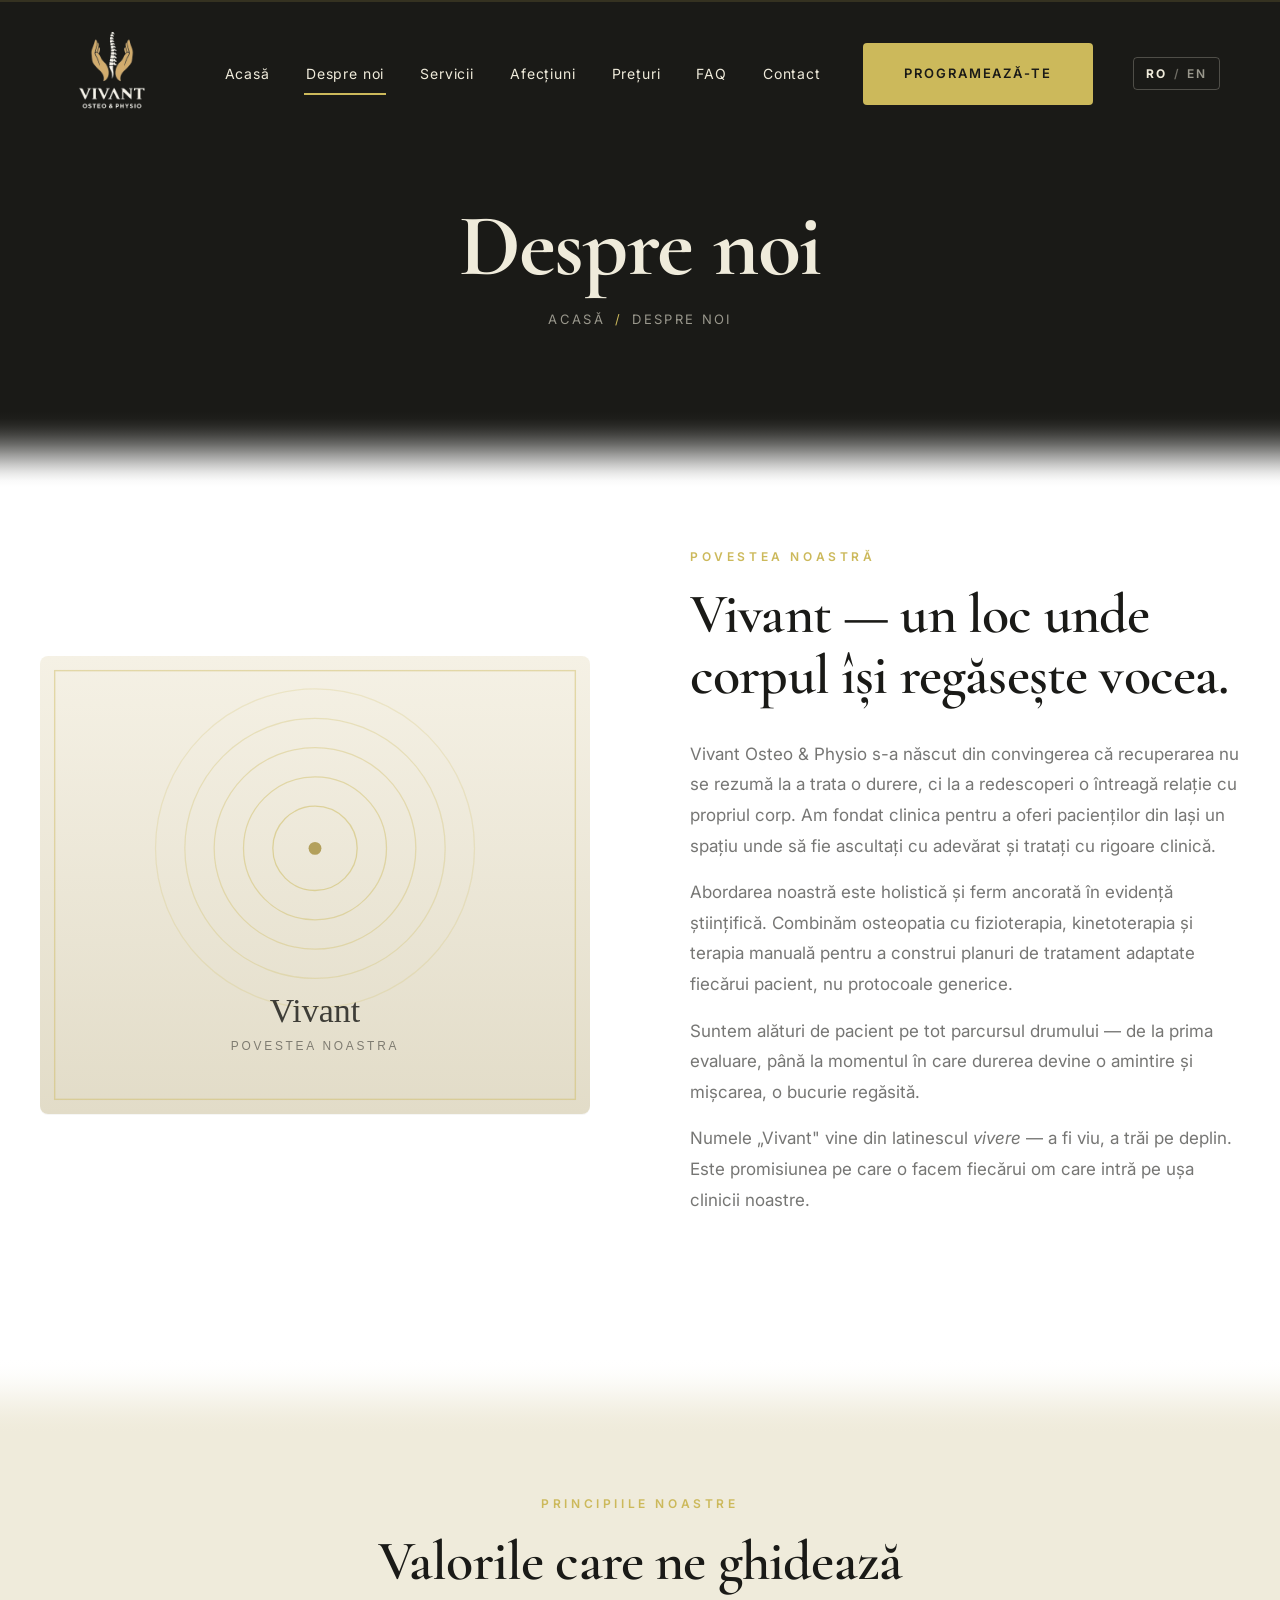
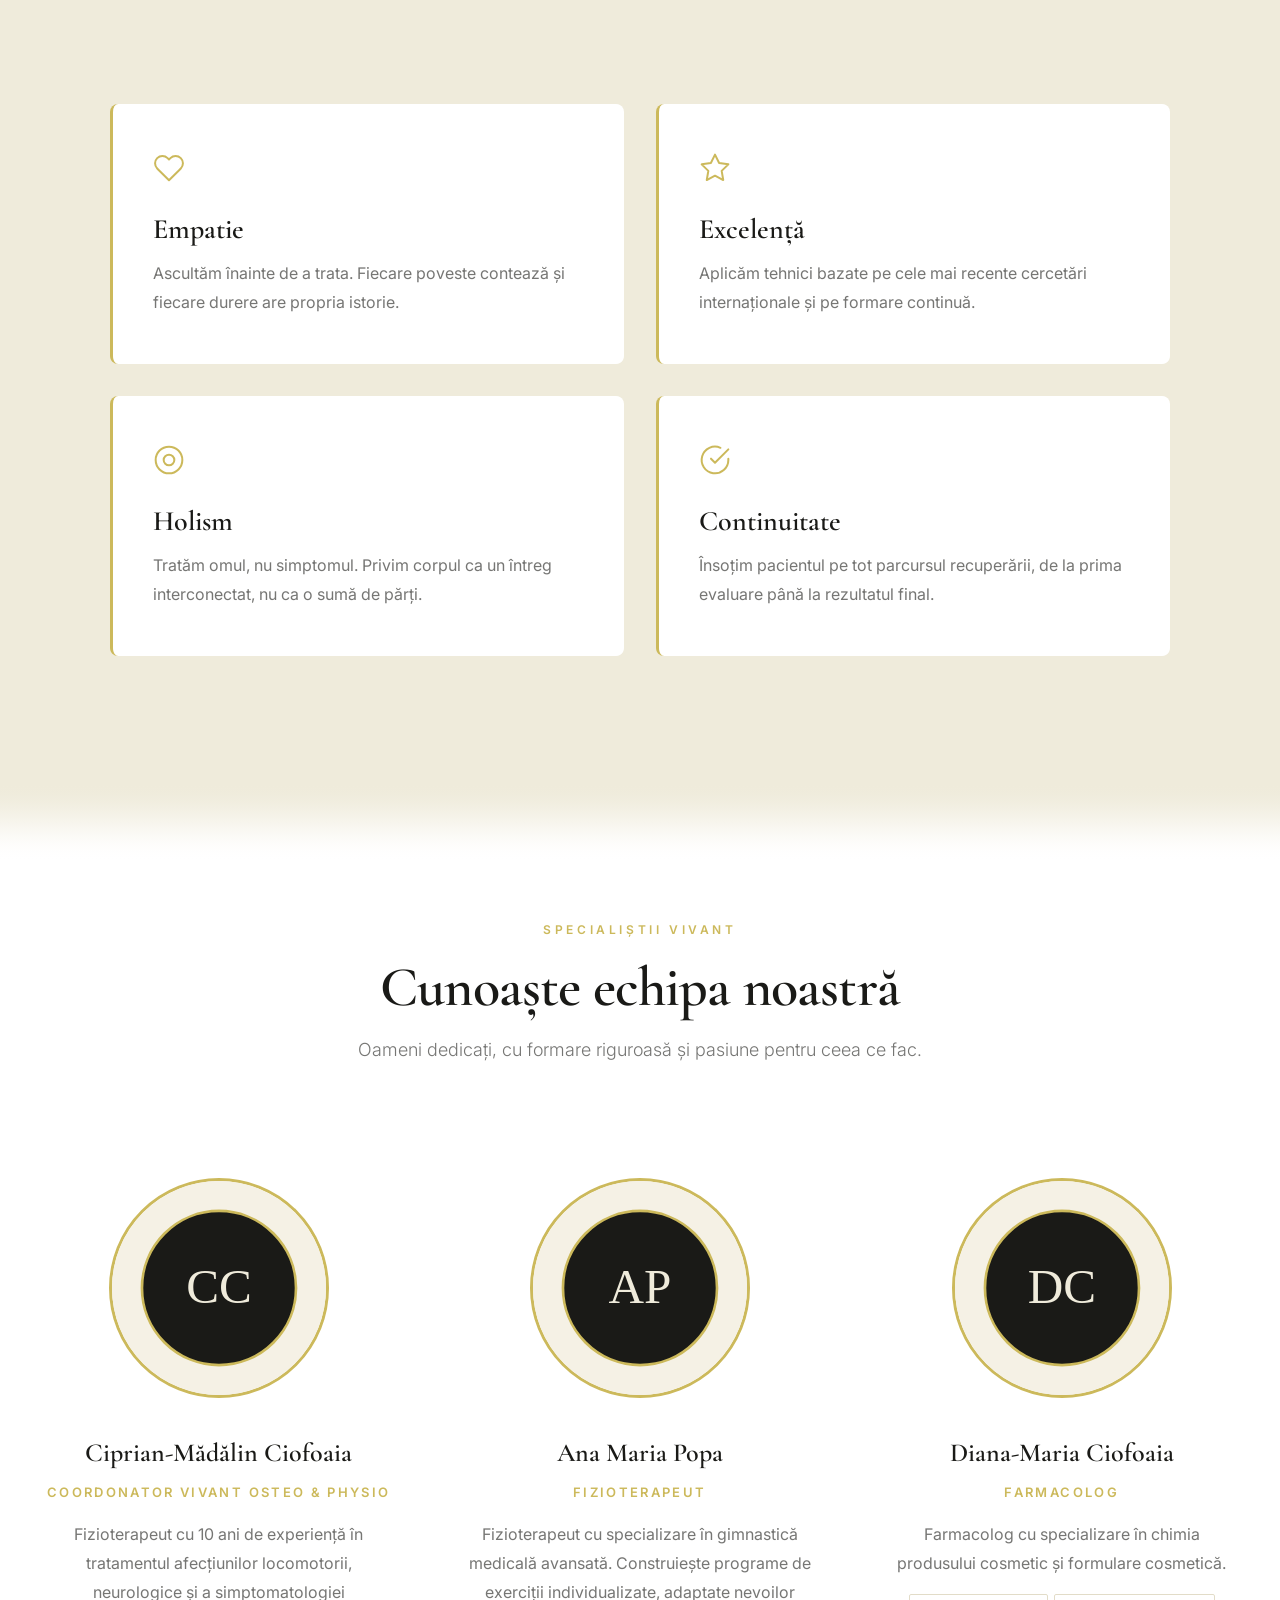
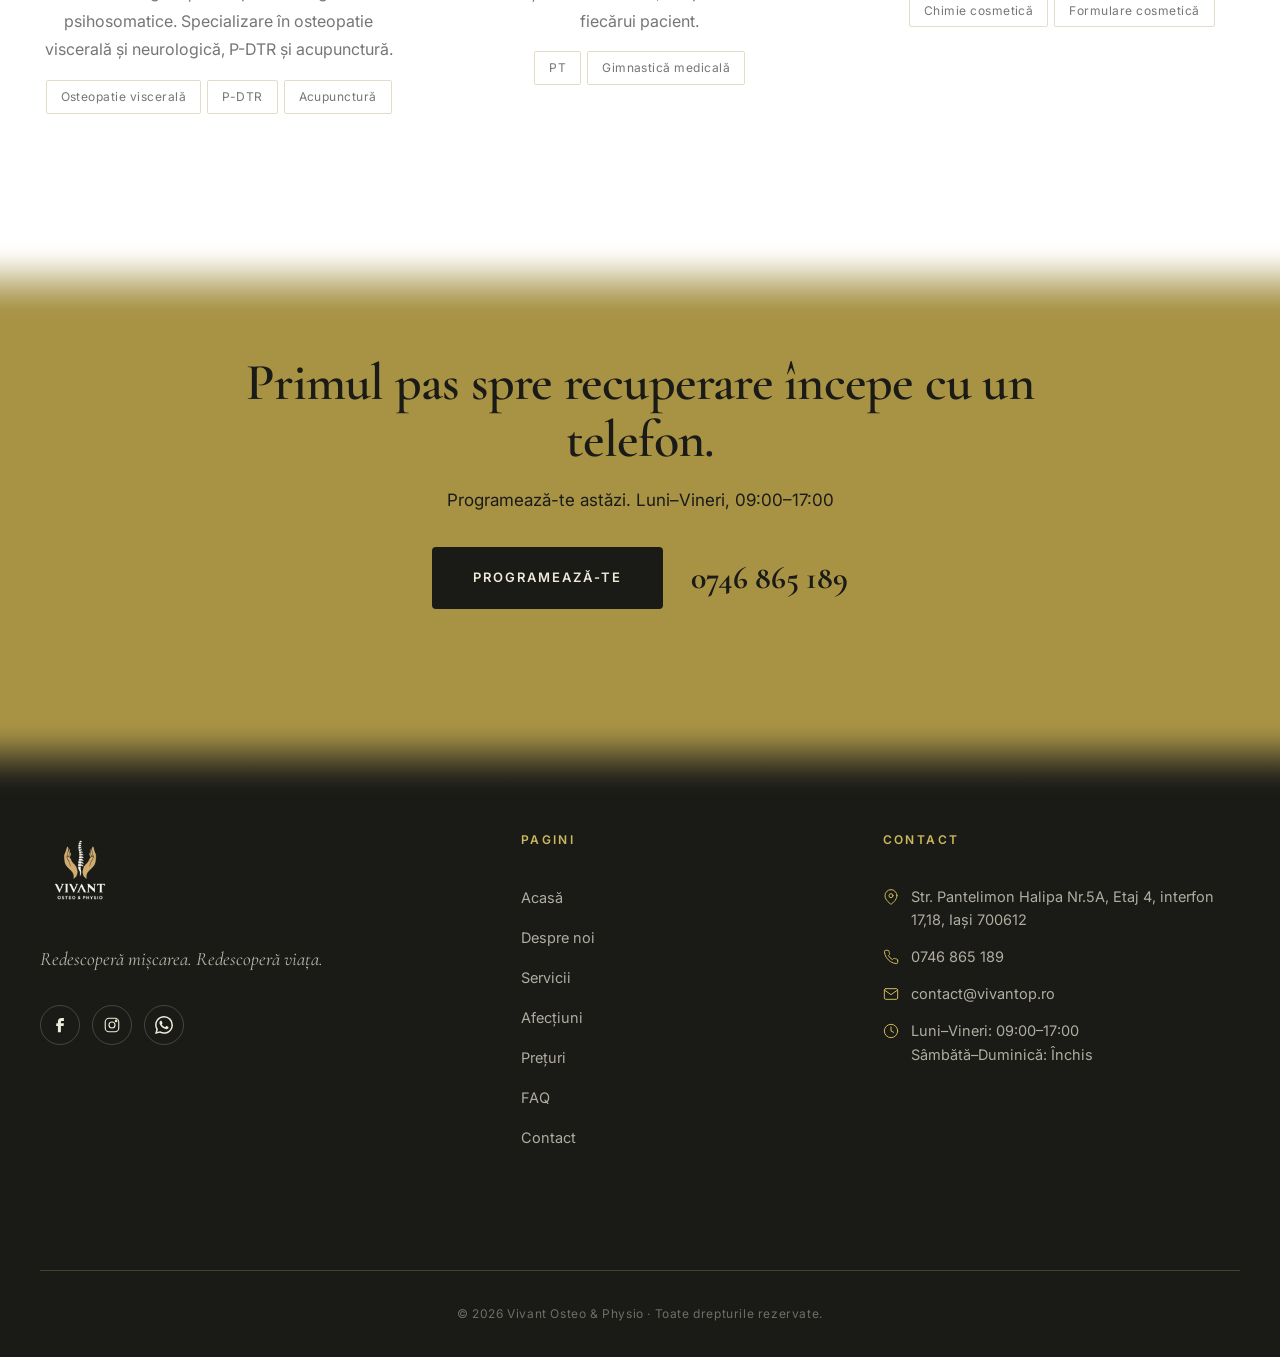
<file: despre.html>
<!DOCTYPE html>
<html lang="ro">
<head>
  <meta charset="UTF-8">
  <meta name="viewport" content="width=device-width, initial-scale=1.0">
  <title data-i18n-title="page.about">Despre noi — Vivant Osteo & Physio, Iași</title>
  <meta name="description" content="Cunoaște echipa Vivant Osteo & Physio din Iași — filozofia noastră, valorile și specialiștii care te ghidează în recuperare.">
<link rel="canonical" href="https://www.vivantop.ro/despre.html">
  <meta name="robots" content="index, follow, max-image-preview:large">
  <meta name="theme-color" content="#1a1a17">
  <meta name="author" content="Vivant Osteo &amp; Physio">
  <meta name="geo.region" content="RO-IS">
  <meta name="geo.placename" content="Iași">

  <!-- Icons -->
  <link rel="icon" href="favicon.ico" sizes="any">
  <link rel="icon" type="image/png" sizes="32x32" href="favicon-32.png">
  <link rel="icon" type="image/png" sizes="16x16" href="favicon-16.png">
  <link rel="apple-touch-icon" href="apple-touch-icon.png">
  <link rel="manifest" href="site.webmanifest">

  <!-- Open Graph -->
  <meta property="og:type" content="website">
  <meta property="og:site_name" content="Vivant Osteo &amp; Physio">
  <meta property="og:locale" content="ro_RO">
  <meta property="og:locale:alternate" content="en_US">
  <meta property="og:title" content="Despre noi — Vivant Osteo & Physio, Iași">
  <meta property="og:description" content="Cunoaște echipa Vivant Osteo & Physio din Iași — filozofia noastră, valorile și specialiștii care te ghidează în recuperare.">
  <meta property="og:url" content="https://www.vivantop.ro/despre.html">
  <meta property="og:image" content="https://www.vivantop.ro/og-image.png">
  <meta property="og:image:width" content="1200">
  <meta property="og:image:height" content="630">
  <meta property="og:image:alt" content="Vivant Osteo &amp; Physio — Osteopatie &amp; Fizioterapie, Iași">

  <!-- Twitter -->
  <meta name="twitter:card" content="summary_large_image">
  <meta name="twitter:title" content="Despre noi — Vivant Osteo & Physio, Iași">
  <meta name="twitter:description" content="Cunoaște echipa Vivant Osteo & Physio din Iași — filozofia noastră, valorile și specialiștii care te ghidează în recuperare.">
  <meta name="twitter:image" content="https://www.vivantop.ro/og-image.png">
  <link rel="preconnect" href="https://fonts.googleapis.com">
  <link rel="preconnect" href="https://fonts.gstatic.com" crossorigin>
  <link href="https://fonts.googleapis.com/css2?family=Inter:wght@300;400;600&family=Cormorant+Garamond:wght@400;600;700&display=swap" rel="stylesheet">
  <link rel="stylesheet" href="style.css">

  <script type="application/ld+json">
  {
    "@context": "https://schema.org",
    "@type": [
      "MedicalClinic",
      "LocalBusiness"
    ],
    "@id": "https://www.vivantop.ro/#clinic",
    "name": "Vivant Osteo & Physio",
    "alternateName": [
      "Vivant",
      "Vivant Iași",
      "Vivant Osteopatie & Fizioterapie"
    ],
    "description": "Clinică de osteopatie, fizioterapie și kinetoterapie în Iași. Tratamente personalizate pentru durere, recuperare și mobilitate.",
    "url": "https://www.vivantop.ro/",
    "logo": "https://www.vivantop.ro/logo.png",
    "image": "https://www.vivantop.ro/og-image.png",
    "telephone": "+40746865189",
    "email": "contact@vivantop.ro",
    "priceRange": "$$",
    "currenciesAccepted": "RON",
    "address": {
      "@type": "PostalAddress",
      "streetAddress": "Str. Pantelimon Halipa Nr.5A, Etaj 4, interfon 17,18",
      "addressLocality": "Iași",
      "addressRegion": "Iași",
      "postalCode": "700612",
      "addressCountry": "RO"
    },
    "areaServed": {
      "@type": "City",
      "name": "Iași"
    },
    "medicalSpecialty": "Physiotherapy",
    "openingHoursSpecification": [
      {
        "@type": "OpeningHoursSpecification",
        "dayOfWeek": [
          "Monday",
          "Tuesday",
          "Wednesday",
          "Thursday",
          "Friday"
        ],
        "opens": "09:00",
        "closes": "17:00"
      }
    ],
    "sameAs": [
      "https://www.facebook.com/manualkineticop/",
      "https://www.instagram.com/vivantosteoandphysio/"
    ]
  }
  </script>
  <script type="application/ld+json">
  {
    "@context": "https://schema.org",
    "@type": "BreadcrumbList",
    "itemListElement": [
      {
        "@type": "ListItem",
        "position": 1,
        "name": "Acasă",
        "item": "https://www.vivantop.ro/"
      },
      {
        "@type": "ListItem",
        "position": 2,
        "name": "Despre noi",
        "item": "https://www.vivantop.ro/despre.html"
      }
    ]
  }
  </script>
</head>
<body>

  <!-- ════════ NAVBAR ════════ -->
  <nav class="navbar">
    <div class="navbar-inner">
      <a href="index.html" class="navbar-logo">
        <img src="logo.png" alt="Vivant Osteo & Physio">
      </a>
      <div class="navbar-links">
        <a href="index.html"      class="navbar-link" data-i18n="nav.home">Acasă</a>
        <a href="despre.html"     class="navbar-link" data-i18n="nav.about">Despre noi</a>
        <a href="servicii.html"   class="navbar-link" data-i18n="nav.services">Servicii</a>
        <a href="afectiuni.html"  class="navbar-link" data-i18n="nav.conditions">Afecțiuni</a>
        <a href="preturi.html"    class="navbar-link" data-i18n="nav.pricing">Prețuri</a>
        <a href="faq.html"        class="navbar-link" data-i18n="nav.faq">FAQ</a>
        <a href="contact.html"    class="navbar-link" data-i18n="nav.contact">Contact</a>
        <a href="contact.html"    class="btn btn-primary navbar-cta" data-booking-trigger data-i18n="nav.bookNow">Programează-te</a>
        <button type="button" class="lang-toggle" aria-label="Switch to English">
          <span data-lang-current>RO</span><span data-lang-sep>/</span><span data-lang-other>EN</span>
        </button>
      </div>
      <button class="navbar-hamburger" aria-label="Meniu">
        <span></span><span></span><span></span>
      </button>
    </div>
  </nav>

  <!-- ════════ MOBILE DRAWER ════════ -->
  <div class="mobile-overlay"></div>
  <aside class="mobile-drawer">
    <button type="button" class="mobile-drawer-close" aria-label="Închide meniul" data-i18n-attr="aria-label:nav.closeMenu">
      <span></span><span></span>
    </button>
    <a href="index.html"     data-i18n="nav.home">Acasă</a>
    <a href="despre.html"    data-i18n="nav.about">Despre noi</a>
    <a href="servicii.html"  data-i18n="nav.services">Servicii</a>
    <a href="afectiuni.html" data-i18n="nav.conditions">Afecțiuni</a>
    <a href="preturi.html"   data-i18n="nav.pricing">Prețuri</a>
    <a href="faq.html"       data-i18n="nav.faq">FAQ</a>
    <a href="contact.html"   data-i18n="nav.contact">Contact</a>
    <a href="contact.html"   class="btn btn-primary" data-booking-trigger data-i18n="nav.bookNow">Programează-te</a>
    <button type="button" class="lang-toggle" aria-label="Switch to English">
      <span data-lang-current>RO</span><span data-lang-sep>/</span><span data-lang-other>EN</span>
    </button>
  </aside>

  <!-- ════════ HERO MIC ════════ -->
  <section class="hero-small">
    <div>
      <h1 data-i18n="aboutPage.heroTitle">Despre noi</h1>
      <div class="breadcrumb">
        <a href="index.html" data-i18n="nav.home">Acasă</a><span class="sep">/</span><span data-i18n="nav.about">Despre noi</span>
      </div>
    </div>
  </section>

  <!-- ════════ POVESTEA CLINICII ════════ -->
  <section class="split">
    <div class="split-inner">
      <div class="split-image fade-in">
        <img src="img/about-story.svg" alt="Povestea clinicii Vivant">
      </div>
      <div class="split-content fade-in">
        <span data-i18n="aboutPage.storyEyebrow" class="section-label">Povestea noastră</span>
        <h2 data-i18n="aboutPage.storyTitle">Vivant — un loc unde corpul își regăsește vocea.</h2>
        <p data-i18n="aboutPage.storyP1">
          Vivant Osteo & Physio s-a născut din convingerea că recuperarea nu se rezumă la a trata o durere, ci la a redescoperi o întreagă relație cu propriul corp. Am fondat clinica pentru a oferi pacienților din Iași un spațiu unde să fie ascultați cu adevărat și tratați cu rigoare clinică.
        </p>
        <p data-i18n="aboutPage.storyP2">
          Abordarea noastră este holistică și ferm ancorată în evidență științifică. Combinăm osteopatia cu fizioterapia, kinetoterapia și terapia manuală pentru a construi planuri de tratament adaptate fiecărui pacient, nu protocoale generice.
        </p>
        <p data-i18n="aboutPage.storyP3">
          Suntem alături de pacient pe tot parcursul drumului — de la prima evaluare, până la momentul în care durerea devine o amintire și mișcarea, o bucurie regăsită.
        </p>
        <p data-i18n-html="aboutPage.storyP4">
          Numele „Vivant" vine din latinescul <em>vivere</em> — a fi viu, a trăi pe deplin. Este promisiunea pe care o facem fiecărui om care intră pe ușa clinicii noastre.
        </p>
      </div>
    </div>
  </section>

  <!-- ════════ VALORI ════════ -->
  <section class="values-section">
    <div class="section-header fade-in">
      <span data-i18n="aboutPage.valuesEyebrow" class="section-label">Principiile noastre</span>
      <h2 data-i18n="aboutPage.valuesTitle">Valorile care ne ghidează</h2>
    </div>
    <div class="values-grid">
      <div class="value-card fade-in">
        <div class="value-icon">
          <svg width="32" height="32" viewBox="0 0 24 24" fill="none" stroke="currentColor" stroke-width="1.5" stroke-linecap="round" stroke-linejoin="round"><path d="M20.84 4.61a5.5 5.5 0 0 0-7.78 0L12 5.67l-1.06-1.06a5.5 5.5 0 0 0-7.78 7.78l1.06 1.06L12 21.23l7.78-7.78 1.06-1.06a5.5 5.5 0 0 0 0-7.78z"></path></svg>
        </div>
        <h3 data-i18n="aboutPage.v1Title">Empatie</h3>
        <p data-i18n="aboutPage.v1Desc">Ascultăm înainte de a trata. Fiecare poveste contează și fiecare durere are propria istorie.</p>
      </div>
      <div class="value-card fade-in">
        <div class="value-icon">
          <svg width="32" height="32" viewBox="0 0 24 24" fill="none" stroke="currentColor" stroke-width="1.5" stroke-linecap="round" stroke-linejoin="round"><polygon points="12 2 15.09 8.26 22 9.27 17 14.14 18.18 21.02 12 17.77 5.82 21.02 7 14.14 2 9.27 8.91 8.26 12 2"></polygon></svg>
        </div>
        <h3 data-i18n="aboutPage.v2Title">Excelență</h3>
        <p data-i18n="aboutPage.v2Desc">Aplicăm tehnici bazate pe cele mai recente cercetări internaționale și pe formare continuă.</p>
      </div>
      <div class="value-card fade-in">
        <div class="value-icon">
          <svg width="32" height="32" viewBox="0 0 24 24" fill="none" stroke="currentColor" stroke-width="1.5" stroke-linecap="round" stroke-linejoin="round"><circle cx="12" cy="12" r="10"></circle><circle cx="12" cy="12" r="4"></circle></svg>
        </div>
        <h3 data-i18n="aboutPage.v3Title">Holism</h3>
        <p data-i18n="aboutPage.v3Desc">Tratăm omul, nu simptomul. Privim corpul ca un întreg interconectat, nu ca o sumă de părți.</p>
      </div>
      <div class="value-card fade-in">
        <div class="value-icon">
          <svg width="32" height="32" viewBox="0 0 24 24" fill="none" stroke="currentColor" stroke-width="1.5" stroke-linecap="round" stroke-linejoin="round"><path d="M22 11.08V12a10 10 0 1 1-5.93-9.14"></path><polyline points="22 4 12 14.01 9 11.01"></polyline></svg>
        </div>
        <h3 data-i18n="aboutPage.v4Title">Continuitate</h3>
        <p data-i18n="aboutPage.v4Desc">Însoțim pacientul pe tot parcursul recuperării, de la prima evaluare până la rezultatul final.</p>
      </div>
    </div>
  </section>

  <!-- ════════ ECHIPA ════════ -->
  <section class="team-section">
    <div class="section-header fade-in">
      <span data-i18n="aboutPage.teamEyebrow" class="section-label">Specialiștii Vivant</span>
      <h2 data-i18n="aboutPage.teamTitle">Cunoaște echipa noastră</h2>
      <p data-i18n="aboutPage.teamSubtitle">Oameni dedicați, cu formare riguroasă și pasiune pentru ceea ce fac.</p>
    </div>
    <div class="team-grid">
      <div class="team-card fade-in">
        <img src="img/team-ciprian.svg" alt="Ciprian-Mădălin Ciofoaia" class="team-photo">
        <div class="team-name">Ciprian-Mădălin Ciofoaia</div>
        <div data-i18n="aboutPage.role1" class="team-role">Coordonator Vivant Osteo & Physio</div>
        <p data-i18n="aboutPage.bio1" class="team-bio">Fizioterapeut cu 10 ani de experiență în tratamentul afecțiunilor locomotorii, neurologice și a simptomatologiei psihosomatice. Specializare în osteopatie viscerală și neurologică, P-DTR și acupunctură.</p>
        <div class="team-tags">
          <span data-i18n="aboutPage.tag_visc" class="team-tag">Osteopatie viscerală</span>
          <span class="team-tag">P-DTR</span>
          <span data-i18n="aboutPage.tag_acu" class="team-tag">Acupunctură</span>
        </div>
      </div>
      <div class="team-card fade-in">
        <img src="img/team-ana.svg" alt="Ana Maria Popa" class="team-photo">
        <div class="team-name">Ana Maria Popa</div>
        <div data-i18n="aboutPage.role2" class="team-role">Fizioterapeut</div>
        <p data-i18n="aboutPage.bio2" class="team-bio">Fizioterapeut cu specializare în gimnastică medicală avansată. Construiește programe de exerciții individualizate, adaptate nevoilor fiecărui pacient.</p>
        <div class="team-tags">
          <span class="team-tag">PT</span>
          <span data-i18n="aboutPage.tag_gym" class="team-tag">Gimnastică medicală</span>
        </div>
      </div>
      <div class="team-card fade-in">
        <img src="img/team-diana.svg" alt="Diana-Maria Ciofoaia" class="team-photo">
        <div class="team-name">Diana-Maria Ciofoaia</div>
        <div data-i18n="aboutPage.role3" class="team-role">Farmacolog</div>
        <p data-i18n="aboutPage.bio3" class="team-bio">Farmacolog cu specializare în chimia produsului cosmetic și formulare cosmetică.</p>
        <div class="team-tags">
          <span data-i18n="aboutPage.tag_cosmchem" class="team-tag">Chimie cosmetică</span>
          <span data-i18n="aboutPage.tag_cosmform" class="team-tag">Formulare cosmetică</span>
        </div>
      </div>
    </div>
  </section>

  <!-- ════════ CTA BANNER ════════ -->
  <section class="cta-banner">
    <h2 data-i18n="cta.title">Primul pas spre recuperare începe cu un telefon.</h2>
    <p data-i18n="cta.subtitle">Programează-te astăzi. Luni–Vineri, 09:00–17:00</p>
    <div class="cta-banner-actions">
      <a href="contact.html" class="btn btn-primary-dark" data-booking-trigger data-i18n="cta.button">Programează-te</a>
      <a href="tel:0746865189" class="cta-tel">0746 865 189</a>
    </div>
  </section>

  <!-- ════════ FOOTER ════════ -->
  <footer class="footer">
    <div class="footer-inner">
      <div>
        <a href="index.html" class="footer-logo">
          <img src="logo.png" alt="Vivant Osteo & Physio">
        </a>
        <p class="footer-tagline" data-i18n="footer.tagline">Redescoperă mișcarea. Redescoperă viața.</p>
        <div class="footer-social">
          <a href="https://www.facebook.com/manualkineticop/" target="_blank" rel="noopener" aria-label="Facebook">
            <svg width="18" height="18" viewBox="0 0 24 24" fill="currentColor"><path d="M9.198 21.5h4v-8.01h3.604l.396-3.98h-4V7.5a1 1 0 0 1 1-1h3v-4h-3a5 5 0 0 0-5 5v2.01h-2l-.396 3.98h2.396v8.01z"/></svg>
          </a>
          <a href="https://www.instagram.com/vivantosteoandphysio/" target="_blank" rel="noopener" aria-label="Instagram">
            <svg width="18" height="18" viewBox="0 0 24 24" fill="none" stroke="currentColor" stroke-width="1.5"><rect x="3" y="3" width="18" height="18" rx="5"></rect><circle cx="12" cy="12" r="4"></circle><circle cx="17.5" cy="6.5" r="1" fill="currentColor"></circle></svg>
          </a>
          <a href="https://wa.me/40746865189?text=Bun%C4%83%20ziua%21%20A%C8%99%20dori%20s%C4%83%20fac%20o%20programare%20la%20Vivant%20Osteo%20%26%20Physio." target="_blank" rel="noopener" aria-label="WhatsApp" data-i18n-attr="href:social.whatsapp">
            <svg width="18" height="18" viewBox="0 0 24 24" fill="currentColor"><path d="M17.472 14.382c-.297-.149-1.758-.867-2.03-.967-.273-.099-.471-.148-.67.15-.197.297-.767.966-.94 1.164-.173.199-.347.223-.644.075-.297-.15-1.255-.463-2.39-1.475-.883-.788-1.48-1.761-1.653-2.059-.173-.297-.018-.458.13-.606.134-.133.298-.347.446-.52.149-.174.198-.298.298-.497.099-.198.05-.371-.025-.52-.075-.149-.669-1.612-.916-2.207-.242-.579-.487-.5-.669-.51-.173-.008-.371-.01-.57-.01-.198 0-.52.074-.792.372-.272.297-1.04 1.016-1.04 2.479 0 1.462 1.065 2.875 1.213 3.074.149.198 2.096 3.2 5.077 4.487.709.306 1.262.489 1.694.625.712.227 1.36.195 1.871.118.571-.085 1.758-.719 2.006-1.413.248-.694.248-1.289.173-1.413-.074-.124-.272-.198-.57-.347m-5.421 7.403h-.004a9.87 9.87 0 0 1-5.031-1.378l-.361-.214-3.741.982.998-3.648-.235-.374a9.86 9.86 0 0 1-1.51-5.26c.001-5.45 4.436-9.884 9.888-9.884 2.64 0 5.122 1.03 6.988 2.898a9.825 9.825 0 0 1 2.893 6.994c-.003 5.45-4.437 9.884-9.885 9.884m8.413-18.297A11.815 11.815 0 0 0 12.05 0C5.495 0 .16 5.335.157 11.892c0 2.096.547 4.142 1.588 5.945L.057 24l6.305-1.654a11.882 11.882 0 0 0 5.683 1.448h.005c6.554 0 11.89-5.335 11.893-11.893a11.821 11.821 0 0 0-3.48-8.413"/></svg>
          </a>
        </div>
      </div>
      <div>
        <h4 class="footer-col-title" data-i18n="footer.colPages">Pagini</h4>
        <ul class="footer-links">
          <li><a href="index.html"     data-i18n="nav.home">Acasă</a></li>
          <li><a href="despre.html"    data-i18n="nav.about">Despre noi</a></li>
          <li><a href="servicii.html"  data-i18n="nav.services">Servicii</a></li>
          <li><a href="afectiuni.html" data-i18n="nav.conditions">Afecțiuni</a></li>
          <li><a href="preturi.html"   data-i18n="nav.pricing">Prețuri</a></li>
          <li><a href="faq.html"       data-i18n="nav.faq">FAQ</a></li>
          <li><a href="contact.html"   data-i18n="nav.contact">Contact</a></li>
        </ul>
      </div>
      <div>
        <h4 class="footer-col-title" data-i18n="footer.colContact">Contact</h4>
        <ul class="footer-contact">
          <li>
            <svg width="16" height="16" viewBox="0 0 24 24" fill="none" stroke="currentColor" stroke-width="1.5" stroke-linecap="round" stroke-linejoin="round"><path d="M21 10c0 7-9 13-9 13s-9-6-9-13a9 9 0 0 1 18 0z"></path><circle cx="12" cy="10" r="3"></circle></svg>
            <a href="https://www.google.com/maps/dir/?api=1&amp;destination=Str.%20Pantelimon%20Halipa%205A%2C%20Ia%C8%99i" target="_blank" rel="noopener">Str. Pantelimon Halipa Nr.5A, Etaj 4, interfon 17,18, Iași 700612</a>
          </li>
          <li>
            <svg width="16" height="16" viewBox="0 0 24 24" fill="none" stroke="currentColor" stroke-width="1.5" stroke-linecap="round" stroke-linejoin="round"><path d="M22 16.92v3a2 2 0 0 1-2.18 2 19.79 19.79 0 0 1-8.63-3.07 19.5 19.5 0 0 1-6-6 19.79 19.79 0 0 1-3.07-8.67A2 2 0 0 1 4.11 2h3a2 2 0 0 1 2 1.72 12.84 12.84 0 0 0 .7 2.81 2 2 0 0 1-.45 2.11L8.09 9.91a16 16 0 0 0 6 6l1.27-1.27a2 2 0 0 1 2.11-.45 12.84 12.84 0 0 0 2.81.7A2 2 0 0 1 22 16.92z"></path></svg>
            <a href="tel:0746865189">0746 865 189</a>
          </li>
          <li>
            <svg width="16" height="16" viewBox="0 0 24 24" fill="none" stroke="currentColor" stroke-width="1.5" stroke-linecap="round" stroke-linejoin="round"><path d="M4 4h16c1.1 0 2 .9 2 2v12c0 1.1-.9 2-2 2H4c-1.1 0-2-.9-2-2V6c0-1.1.9-2 2-2z"></path><polyline points="22,6 12,13 2,6"></polyline></svg>
            <a href="mailto:contact@vivantop.ro">contact@vivantop.ro</a>
          </li>
          <li>
            <svg width="16" height="16" viewBox="0 0 24 24" fill="none" stroke="currentColor" stroke-width="1.5" stroke-linecap="round" stroke-linejoin="round"><circle cx="12" cy="12" r="10"></circle><polyline points="12 6 12 12 16 14"></polyline></svg>
            <span data-i18n-html="footer.schedule">Luni–Vineri: 09:00–17:00<br>Sâmbătă–Duminică: Închis</span>
          </li>
        </ul>
      </div>
    </div>
    <div class="footer-bottom" data-i18n="footer.copyright">
      © 2026 Vivant Osteo & Physio · Toate drepturile rezervate.
    </div>
  </footer>

  <button class="scroll-top" aria-label="Sus">
    <svg width="20" height="20" viewBox="0 0 24 24" fill="none" stroke="currentColor" stroke-width="2" stroke-linecap="round" stroke-linejoin="round"><polyline points="18 15 12 9 6 15"></polyline></svg>
  </button>

  <script src="translations.js"></script>
  <script src="booking.js"></script>
  <script src="reviews.js"></script>
  <script src="main.js"></script>
</body>
</html>
</file>
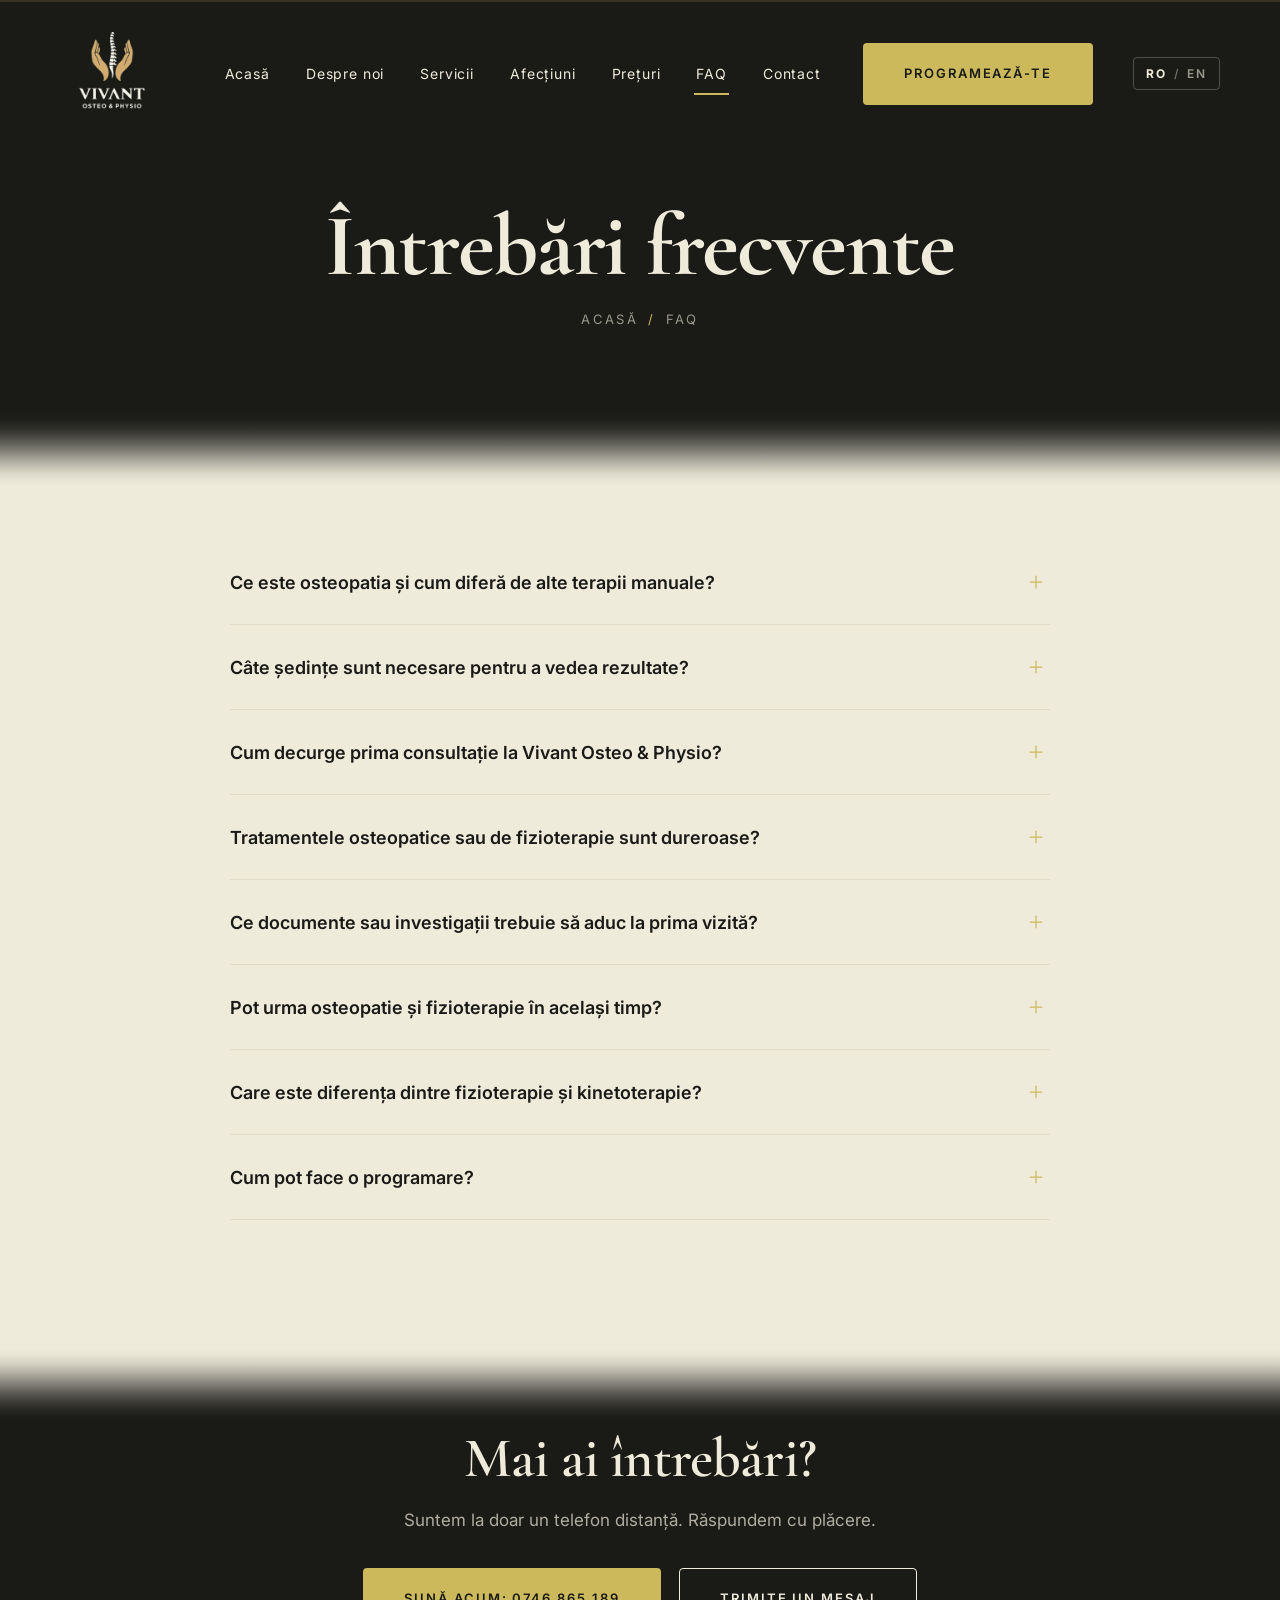
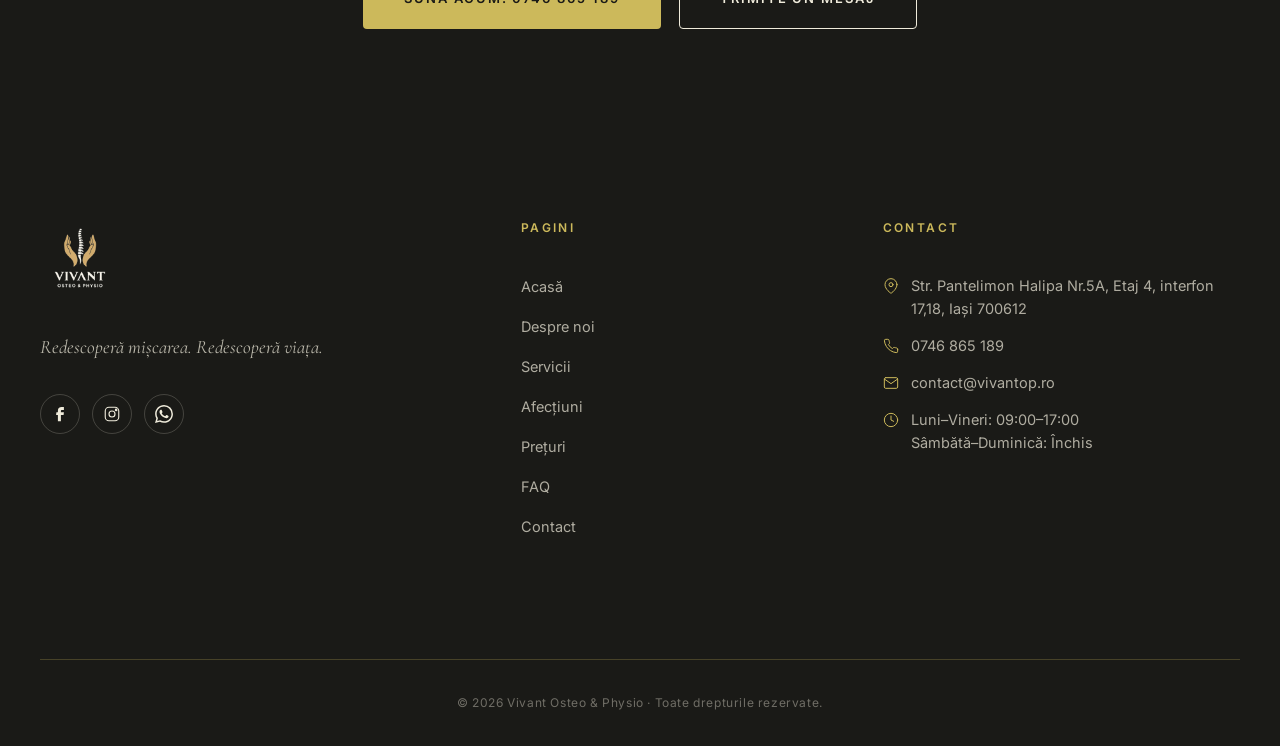
<file: faq.html>
<!DOCTYPE html>
<html lang="ro">
<head>
  <meta charset="UTF-8">
  <meta name="viewport" content="width=device-width, initial-scale=1.0">
  <title data-i18n-title="page.faq">Întrebări frecvente — Vivant Osteo & Physio, Iași</title>
  <meta name="description" content="Răspunsuri la cele mai frecvente întrebări despre osteopatie, fizioterapie și kinetoterapie la clinica Vivant Iași.">
<link rel="canonical" href="https://www.vivantop.ro/faq.html">
  <meta name="robots" content="index, follow, max-image-preview:large">
  <meta name="theme-color" content="#1a1a17">
  <meta name="author" content="Vivant Osteo &amp; Physio">
  <meta name="geo.region" content="RO-IS">
  <meta name="geo.placename" content="Iași">

  <!-- Icons -->
  <link rel="icon" href="favicon.ico" sizes="any">
  <link rel="icon" type="image/png" sizes="32x32" href="favicon-32.png">
  <link rel="icon" type="image/png" sizes="16x16" href="favicon-16.png">
  <link rel="apple-touch-icon" href="apple-touch-icon.png">
  <link rel="manifest" href="site.webmanifest">

  <!-- Open Graph -->
  <meta property="og:type" content="website">
  <meta property="og:site_name" content="Vivant Osteo &amp; Physio">
  <meta property="og:locale" content="ro_RO">
  <meta property="og:locale:alternate" content="en_US">
  <meta property="og:title" content="Întrebări frecvente — Vivant Osteo & Physio, Iași">
  <meta property="og:description" content="Răspunsuri la cele mai frecvente întrebări despre osteopatie, fizioterapie și kinetoterapie la clinica Vivant Iași.">
  <meta property="og:url" content="https://www.vivantop.ro/faq.html">
  <meta property="og:image" content="https://www.vivantop.ro/og-image.png">
  <meta property="og:image:width" content="1200">
  <meta property="og:image:height" content="630">
  <meta property="og:image:alt" content="Vivant Osteo &amp; Physio — Osteopatie &amp; Fizioterapie, Iași">

  <!-- Twitter -->
  <meta name="twitter:card" content="summary_large_image">
  <meta name="twitter:title" content="Întrebări frecvente — Vivant Osteo & Physio, Iași">
  <meta name="twitter:description" content="Răspunsuri la cele mai frecvente întrebări despre osteopatie, fizioterapie și kinetoterapie la clinica Vivant Iași.">
  <meta name="twitter:image" content="https://www.vivantop.ro/og-image.png">
  <link rel="preconnect" href="https://fonts.googleapis.com">
  <link rel="preconnect" href="https://fonts.gstatic.com" crossorigin>
  <link href="https://fonts.googleapis.com/css2?family=Inter:wght@300;400;600&family=Cormorant+Garamond:wght@400;600;700&display=swap" rel="stylesheet">
  <link rel="stylesheet" href="style.css">

  <script type="application/ld+json">
  {
    "@context": "https://schema.org",
    "@type": [
      "MedicalClinic",
      "LocalBusiness"
    ],
    "@id": "https://www.vivantop.ro/#clinic",
    "name": "Vivant Osteo & Physio",
    "alternateName": [
      "Vivant",
      "Vivant Iași",
      "Vivant Osteopatie & Fizioterapie"
    ],
    "description": "Clinică de osteopatie, fizioterapie și kinetoterapie în Iași. Tratamente personalizate pentru durere, recuperare și mobilitate.",
    "url": "https://www.vivantop.ro/",
    "logo": "https://www.vivantop.ro/logo.png",
    "image": "https://www.vivantop.ro/og-image.png",
    "telephone": "+40746865189",
    "email": "contact@vivantop.ro",
    "priceRange": "$$",
    "currenciesAccepted": "RON",
    "address": {
      "@type": "PostalAddress",
      "streetAddress": "Str. Pantelimon Halipa Nr.5A, Etaj 4, interfon 17,18",
      "addressLocality": "Iași",
      "addressRegion": "Iași",
      "postalCode": "700612",
      "addressCountry": "RO"
    },
    "areaServed": {
      "@type": "City",
      "name": "Iași"
    },
    "medicalSpecialty": "Physiotherapy",
    "openingHoursSpecification": [
      {
        "@type": "OpeningHoursSpecification",
        "dayOfWeek": [
          "Monday",
          "Tuesday",
          "Wednesday",
          "Thursday",
          "Friday"
        ],
        "opens": "09:00",
        "closes": "17:00"
      }
    ],
    "sameAs": [
      "https://www.facebook.com/manualkineticop/",
      "https://www.instagram.com/vivantosteoandphysio/"
    ]
  }
  </script>
  <script type="application/ld+json">
  {
    "@context": "https://schema.org",
    "@type": "BreadcrumbList",
    "itemListElement": [
      {
        "@type": "ListItem",
        "position": 1,
        "name": "Acasă",
        "item": "https://www.vivantop.ro/"
      },
      {
        "@type": "ListItem",
        "position": 2,
        "name": "Întrebări frecvente",
        "item": "https://www.vivantop.ro/faq.html"
      }
    ]
  }
  </script>
  <script type="application/ld+json">
  {
    "@context": "https://schema.org",
    "@type": "FAQPage",
    "mainEntity": [
      {
        "@type": "Question",
        "name": "Ce este osteopatia și cum diferă de alte terapii manuale?",
        "acceptedAnswer": {
          "@type": "Answer",
          "text": "Osteopatia este o terapie manuală care abordează corpul ca un întreg interconectat. Spre deosebire de tratamentele care se concentrează doar pe zona dureroasă, osteopatia caută cauza disfuncției — poate fi într-o zonă complet diferită. Folosim tehnici subtile pentru a restabili mobilitatea articulară, viscerală și cranio-sacrală."
        }
      },
      {
        "@type": "Question",
        "name": "Câte ședințe sunt necesare pentru a vedea rezultate?",
        "acceptedAnswer": {
          "@type": "Answer",
          "text": "Numărul de ședințe depinde de complexitatea cazului, vechimea afecțiunii și răspunsul individual la tratament. Pentru probleme acute, 2–4 ședințe sunt adesea suficiente. Pentru afecțiuni cronice, planul poate include 6–10 ședințe distribuite pe câteva săptămâni. Vei primi un plan clar după consultația inițială."
        }
      },
      {
        "@type": "Question",
        "name": "Cum decurge prima consultație la Vivant Osteo & Physio?",
        "acceptedAnswer": {
          "@type": "Answer",
          "text": "Prima consultație durează 60 de minute și include: discuție detaliată despre istoricul tău medical, evaluare posturală, examinare funcțională și testare specifică zonelor afectate. La final, stabilim împreună planul de tratament și efectuăm primul tratament. Vei pleca cu o înțelegere clară a ce urmează."
        }
      },
      {
        "@type": "Question",
        "name": "Tratamentele osteopatice sau de fizioterapie sunt dureroase?",
        "acceptedAnswer": {
          "@type": "Answer",
          "text": "În general, nu. Tehnicile pe care le folosim sunt blânde și adaptate toleranței tale. Poți resimți un disconfort temporar în zonele tensionate, dar tratamentul nu trebuie să fie dureros. Lucrăm întotdeauna în limitele tale și comunicăm permanent în timpul ședinței."
        }
      },
      {
        "@type": "Question",
        "name": "Ce documente sau investigații trebuie să aduc la prima vizită?",
        "acceptedAnswer": {
          "@type": "Answer",
          "text": "Adu cu tine orice investigație recentă: radiografii, RMN, ecografii sau scrisori medicale relevante. Dacă urmezi tratament medicamentos, este util să ne spui ce medicamente iei. Vino într-o ținută comodă, care să permită mișcarea — sau te poți schimba în clinică."
        }
      },
      {
        "@type": "Question",
        "name": "Pot urma osteopatie și fizioterapie în același timp?",
        "acceptedAnswer": {
          "@type": "Answer",
          "text": "Da, în multe cazuri abordarea combinată oferă rezultate mai bune. Osteopatia restabilește mobilitatea și echilibrul global, iar fizioterapia consolidează rezultatele prin exerciții specifice. Echipa noastră coordonează tratamentele pentru a-ți construi un plan unitar și eficient."
        }
      },
      {
        "@type": "Question",
        "name": "Care este diferența dintre fizioterapie și kinetoterapie?",
        "acceptedAnswer": {
          "@type": "Answer",
          "text": "Fizioterapia este o disciplină mai largă, care include evaluare, tratament manual, exerciții, agenți fizici și consiliere. Kinetoterapia este componenta sa centrată pe mișcare și exercițiul terapeutic. La Vivant, le combinăm strategic pentru a-ți oferi cea mai bună abordare pentru afecțiunea ta."
        }
      },
      {
        "@type": "Question",
        "name": "Cum pot face o programare?",
        "acceptedAnswer": {
          "@type": "Answer",
          "text": "Cel mai simplu este să ne suni la 0746 865 189, Luni–Vineri între 09:00 și 17:00. Poți, de asemenea, completa formularul din pagina de Contact și te vom contacta în cel mai scurt timp pentru a stabili împreună prima vizită."
        }
      }
    ]
  }
  </script>
</head>
<body>

  <!-- ════════ NAVBAR ════════ -->
  <nav class="navbar">
    <div class="navbar-inner">
      <a href="index.html" class="navbar-logo">
        <img src="logo.png" alt="Vivant Osteo & Physio">
      </a>
      <div class="navbar-links">
        <a href="index.html"      class="navbar-link" data-i18n="nav.home">Acasă</a>
        <a href="despre.html"     class="navbar-link" data-i18n="nav.about">Despre noi</a>
        <a href="servicii.html"   class="navbar-link" data-i18n="nav.services">Servicii</a>
        <a href="afectiuni.html"  class="navbar-link" data-i18n="nav.conditions">Afecțiuni</a>
        <a href="preturi.html"    class="navbar-link" data-i18n="nav.pricing">Prețuri</a>
        <a href="faq.html"        class="navbar-link" data-i18n="nav.faq">FAQ</a>
        <a href="contact.html"    class="navbar-link" data-i18n="nav.contact">Contact</a>
        <a href="contact.html"    class="btn btn-primary navbar-cta" data-booking-trigger data-i18n="nav.bookNow">Programează-te</a>
        <button type="button" class="lang-toggle" aria-label="Switch to English">
          <span data-lang-current>RO</span><span data-lang-sep>/</span><span data-lang-other>EN</span>
        </button>
      </div>
      <button class="navbar-hamburger" aria-label="Meniu">
        <span></span><span></span><span></span>
      </button>
    </div>
  </nav>

  <div class="mobile-overlay"></div>
  <aside class="mobile-drawer">
    <button type="button" class="mobile-drawer-close" aria-label="Închide meniul" data-i18n-attr="aria-label:nav.closeMenu">
      <span></span><span></span>
    </button>
    <a href="index.html"     data-i18n="nav.home">Acasă</a>
    <a href="despre.html"    data-i18n="nav.about">Despre noi</a>
    <a href="servicii.html"  data-i18n="nav.services">Servicii</a>
    <a href="afectiuni.html" data-i18n="nav.conditions">Afecțiuni</a>
    <a href="preturi.html"   data-i18n="nav.pricing">Prețuri</a>
    <a href="faq.html"       data-i18n="nav.faq">FAQ</a>
    <a href="contact.html"   data-i18n="nav.contact">Contact</a>
    <a href="contact.html"   class="btn btn-primary" data-booking-trigger data-i18n="nav.bookNow">Programează-te</a>
    <button type="button" class="lang-toggle" aria-label="Switch to English">
      <span data-lang-current>RO</span><span data-lang-sep>/</span><span data-lang-other>EN</span>
    </button>
  </aside>

  <!-- ════════ HERO MIC ════════ -->
  <section class="hero-small">
    <div>
      <h1 data-i18n="faqPage.heroTitle">Întrebări frecvente</h1>
      <div class="breadcrumb">
        <a href="index.html" data-i18n="nav.home">Acasă</a><span class="sep">/</span><span data-i18n="nav.faq">FAQ</span>
      </div>
    </div>
  </section>

  <!-- ════════ ACCORDION FAQ ════════ -->
  <section class="faq-section">
    <div class="faq-list">

      <div class="faq-item fade-in">
        <button class="faq-question">
          <span data-i18n="faqPage.q1">Ce este osteopatia și cum diferă de alte terapii manuale?</span>
          <span class="faq-toggle">
            <svg width="20" height="20" viewBox="0 0 24 24" fill="none" stroke="currentColor" stroke-width="1.5" stroke-linecap="round" stroke-linejoin="round"><line x1="12" y1="5" x2="12" y2="19"></line><line x1="5" y1="12" x2="19" y2="12"></line></svg>
          </span>
        </button>
        <div class="faq-answer">
          <div class="faq-answer-inner" data-i18n="faqPage.a1">
            Osteopatia este o terapie manuală care abordează corpul ca un întreg interconectat. Spre deosebire de tratamentele care se concentrează doar pe zona dureroasă, osteopatia caută cauza disfuncției — poate fi într-o zonă complet diferită. Folosim tehnici subtile pentru a restabili mobilitatea articulară, viscerală și cranio-sacrală.
          </div>
        </div>
      </div>

      <div class="faq-item fade-in">
        <button class="faq-question">
          <span data-i18n="faqPage.q2">Câte ședințe sunt necesare pentru a vedea rezultate?</span>
          <span class="faq-toggle">
            <svg width="20" height="20" viewBox="0 0 24 24" fill="none" stroke="currentColor" stroke-width="1.5" stroke-linecap="round" stroke-linejoin="round"><line x1="12" y1="5" x2="12" y2="19"></line><line x1="5" y1="12" x2="19" y2="12"></line></svg>
          </span>
        </button>
        <div class="faq-answer">
          <div class="faq-answer-inner" data-i18n="faqPage.a2">
            Numărul de ședințe depinde de complexitatea cazului, vechimea afecțiunii și răspunsul individual la tratament. Pentru probleme acute, 2–4 ședințe sunt adesea suficiente. Pentru afecțiuni cronice, planul poate include 6–10 ședințe distribuite pe câteva săptămâni. Vei primi un plan clar după consultația inițială.
          </div>
        </div>
      </div>

      <div class="faq-item fade-in">
        <button class="faq-question">
          <span data-i18n="faqPage.q3">Cum decurge prima consultație la Vivant Osteo & Physio?</span>
          <span class="faq-toggle">
            <svg width="20" height="20" viewBox="0 0 24 24" fill="none" stroke="currentColor" stroke-width="1.5" stroke-linecap="round" stroke-linejoin="round"><line x1="12" y1="5" x2="12" y2="19"></line><line x1="5" y1="12" x2="19" y2="12"></line></svg>
          </span>
        </button>
        <div class="faq-answer">
          <div class="faq-answer-inner" data-i18n="faqPage.a3">
            Prima consultație durează 60 de minute și include: discuție detaliată despre istoricul tău medical, evaluare posturală, examinare funcțională și testare specifică zonelor afectate. La final, stabilim împreună planul de tratament și efectuăm primul tratament. Vei pleca cu o înțelegere clară a ce urmează.
          </div>
        </div>
      </div>

      <div class="faq-item fade-in">
        <button class="faq-question">
          <span data-i18n="faqPage.q4">Tratamentele osteopatice sau de fizioterapie sunt dureroase?</span>
          <span class="faq-toggle">
            <svg width="20" height="20" viewBox="0 0 24 24" fill="none" stroke="currentColor" stroke-width="1.5" stroke-linecap="round" stroke-linejoin="round"><line x1="12" y1="5" x2="12" y2="19"></line><line x1="5" y1="12" x2="19" y2="12"></line></svg>
          </span>
        </button>
        <div class="faq-answer">
          <div class="faq-answer-inner" data-i18n="faqPage.a4">
            În general, nu. Tehnicile pe care le folosim sunt blânde și adaptate toleranței tale. Poți resimți un disconfort temporar în zonele tensionate, dar tratamentul nu trebuie să fie dureros. Lucrăm întotdeauna în limitele tale și comunicăm permanent în timpul ședinței.
          </div>
        </div>
      </div>

      <div class="faq-item fade-in">
        <button class="faq-question">
          <span data-i18n="faqPage.q5">Ce documente sau investigații trebuie să aduc la prima vizită?</span>
          <span class="faq-toggle">
            <svg width="20" height="20" viewBox="0 0 24 24" fill="none" stroke="currentColor" stroke-width="1.5" stroke-linecap="round" stroke-linejoin="round"><line x1="12" y1="5" x2="12" y2="19"></line><line x1="5" y1="12" x2="19" y2="12"></line></svg>
          </span>
        </button>
        <div class="faq-answer">
          <div class="faq-answer-inner" data-i18n="faqPage.a5">
            Adu cu tine orice investigație recentă: radiografii, RMN, ecografii sau scrisori medicale relevante. Dacă urmezi tratament medicamentos, este util să ne spui ce medicamente iei. Vino într-o ținută comodă, care să permită mișcarea — sau te poți schimba în clinică.
          </div>
        </div>
      </div>

      <div class="faq-item fade-in">
        <button class="faq-question">
          <span data-i18n="faqPage.q6">Pot urma osteopatie și fizioterapie în același timp?</span>
          <span class="faq-toggle">
            <svg width="20" height="20" viewBox="0 0 24 24" fill="none" stroke="currentColor" stroke-width="1.5" stroke-linecap="round" stroke-linejoin="round"><line x1="12" y1="5" x2="12" y2="19"></line><line x1="5" y1="12" x2="19" y2="12"></line></svg>
          </span>
        </button>
        <div class="faq-answer">
          <div class="faq-answer-inner" data-i18n="faqPage.a6">
            Da, în multe cazuri abordarea combinată oferă rezultate mai bune. Osteopatia restabilește mobilitatea și echilibrul global, iar fizioterapia consolidează rezultatele prin exerciții specifice. Echipa noastră coordonează tratamentele pentru a-ți construi un plan unitar și eficient.
          </div>
        </div>
      </div>

      <div class="faq-item fade-in">
        <button class="faq-question">
          <span data-i18n="faqPage.q7">Care este diferența dintre fizioterapie și kinetoterapie?</span>
          <span class="faq-toggle">
            <svg width="20" height="20" viewBox="0 0 24 24" fill="none" stroke="currentColor" stroke-width="1.5" stroke-linecap="round" stroke-linejoin="round"><line x1="12" y1="5" x2="12" y2="19"></line><line x1="5" y1="12" x2="19" y2="12"></line></svg>
          </span>
        </button>
        <div class="faq-answer">
          <div class="faq-answer-inner" data-i18n="faqPage.a7">
            Fizioterapia este o disciplină mai largă, care include evaluare, tratament manual, exerciții, agenți fizici și consiliere. Kinetoterapia este componenta sa centrată pe mișcare și exercițiul terapeutic. La Vivant, le combinăm strategic pentru a-ți oferi cea mai bună abordare pentru afecțiunea ta.
          </div>
        </div>
      </div>

      <div class="faq-item fade-in">
        <button class="faq-question">
          <span data-i18n="faqPage.q8">Cum pot face o programare?</span>
          <span class="faq-toggle">
            <svg width="20" height="20" viewBox="0 0 24 24" fill="none" stroke="currentColor" stroke-width="1.5" stroke-linecap="round" stroke-linejoin="round"><line x1="12" y1="5" x2="12" y2="19"></line><line x1="5" y1="12" x2="19" y2="12"></line></svg>
          </span>
        </button>
        <div class="faq-answer">
          <div class="faq-answer-inner" data-i18n-html="faqPage.a8">
            Cel mai simplu este să ne suni la <a href="tel:0746865189" style="color: var(--olive-gold);">0746 865 189</a>, Luni–Vineri între 09:00 și 17:00. Poți, de asemenea, completa formularul din pagina de <a href="contact.html" style="color: var(--olive-gold);">Contact</a> și te vom contacta în cel mai scurt timp pentru a stabili împreună prima vizită.
          </div>
        </div>
      </div>

    </div>
  </section>

  <!-- ════════ MAI AI ÎNTREBĂRI? ════════ -->
  <section class="faq-help">
    <h2 data-i18n="faqPage.helpTitle">Mai ai întrebări?</h2>
    <p data-i18n="faqPage.helpSubtitle">Suntem la doar un telefon distanță. Răspundem cu plăcere.</p>
    <div class="faq-help-actions">
      <a data-i18n="faqPage.callNow" href="tel:0746865189" class="btn btn-primary">Sună acum: 0746 865 189</a>
      <a data-i18n="faqPage.sendMessage" href="contact.html" class="btn btn-ghost-light" data-booking-trigger>Trimite un mesaj</a>
    </div>
  </section>

  <!-- ════════ FOOTER ════════ -->
  <footer class="footer">
    <div class="footer-inner">
      <div>
        <a href="index.html" class="footer-logo">
          <img src="logo.png" alt="Vivant Osteo & Physio">
        </a>
        <p class="footer-tagline" data-i18n="footer.tagline">Redescoperă mișcarea. Redescoperă viața.</p>
        <div class="footer-social">
          <a href="https://www.facebook.com/manualkineticop/" target="_blank" rel="noopener" aria-label="Facebook">
            <svg width="18" height="18" viewBox="0 0 24 24" fill="currentColor"><path d="M9.198 21.5h4v-8.01h3.604l.396-3.98h-4V7.5a1 1 0 0 1 1-1h3v-4h-3a5 5 0 0 0-5 5v2.01h-2l-.396 3.98h2.396v8.01z"/></svg>
          </a>
          <a href="https://www.instagram.com/vivantosteoandphysio/" target="_blank" rel="noopener" aria-label="Instagram">
            <svg width="18" height="18" viewBox="0 0 24 24" fill="none" stroke="currentColor" stroke-width="1.5"><rect x="3" y="3" width="18" height="18" rx="5"></rect><circle cx="12" cy="12" r="4"></circle><circle cx="17.5" cy="6.5" r="1" fill="currentColor"></circle></svg>
          </a>
          <a href="https://wa.me/40746865189?text=Bun%C4%83%20ziua%21%20A%C8%99%20dori%20s%C4%83%20fac%20o%20programare%20la%20Vivant%20Osteo%20%26%20Physio." target="_blank" rel="noopener" aria-label="WhatsApp" data-i18n-attr="href:social.whatsapp">
            <svg width="18" height="18" viewBox="0 0 24 24" fill="currentColor"><path d="M17.472 14.382c-.297-.149-1.758-.867-2.03-.967-.273-.099-.471-.148-.67.15-.197.297-.767.966-.94 1.164-.173.199-.347.223-.644.075-.297-.15-1.255-.463-2.39-1.475-.883-.788-1.48-1.761-1.653-2.059-.173-.297-.018-.458.13-.606.134-.133.298-.347.446-.52.149-.174.198-.298.298-.497.099-.198.05-.371-.025-.52-.075-.149-.669-1.612-.916-2.207-.242-.579-.487-.5-.669-.51-.173-.008-.371-.01-.57-.01-.198 0-.52.074-.792.372-.272.297-1.04 1.016-1.04 2.479 0 1.462 1.065 2.875 1.213 3.074.149.198 2.096 3.2 5.077 4.487.709.306 1.262.489 1.694.625.712.227 1.36.195 1.871.118.571-.085 1.758-.719 2.006-1.413.248-.694.248-1.289.173-1.413-.074-.124-.272-.198-.57-.347m-5.421 7.403h-.004a9.87 9.87 0 0 1-5.031-1.378l-.361-.214-3.741.982.998-3.648-.235-.374a9.86 9.86 0 0 1-1.51-5.26c.001-5.45 4.436-9.884 9.888-9.884 2.64 0 5.122 1.03 6.988 2.898a9.825 9.825 0 0 1 2.893 6.994c-.003 5.45-4.437 9.884-9.885 9.884m8.413-18.297A11.815 11.815 0 0 0 12.05 0C5.495 0 .16 5.335.157 11.892c0 2.096.547 4.142 1.588 5.945L.057 24l6.305-1.654a11.882 11.882 0 0 0 5.683 1.448h.005c6.554 0 11.89-5.335 11.893-11.893a11.821 11.821 0 0 0-3.48-8.413"/></svg>
          </a>
        </div>
      </div>
      <div>
        <h4 class="footer-col-title" data-i18n="footer.colPages">Pagini</h4>
        <ul class="footer-links">
          <li><a href="index.html"     data-i18n="nav.home">Acasă</a></li>
          <li><a href="despre.html"    data-i18n="nav.about">Despre noi</a></li>
          <li><a href="servicii.html"  data-i18n="nav.services">Servicii</a></li>
          <li><a href="afectiuni.html" data-i18n="nav.conditions">Afecțiuni</a></li>
          <li><a href="preturi.html"   data-i18n="nav.pricing">Prețuri</a></li>
          <li><a href="faq.html"       data-i18n="nav.faq">FAQ</a></li>
          <li><a href="contact.html"   data-i18n="nav.contact">Contact</a></li>
        </ul>
      </div>
      <div>
        <h4 class="footer-col-title" data-i18n="footer.colContact">Contact</h4>
        <ul class="footer-contact">
          <li>
            <svg width="16" height="16" viewBox="0 0 24 24" fill="none" stroke="currentColor" stroke-width="1.5" stroke-linecap="round" stroke-linejoin="round"><path d="M21 10c0 7-9 13-9 13s-9-6-9-13a9 9 0 0 1 18 0z"></path><circle cx="12" cy="10" r="3"></circle></svg>
            <a href="https://www.google.com/maps/dir/?api=1&amp;destination=Str.%20Pantelimon%20Halipa%205A%2C%20Ia%C8%99i" target="_blank" rel="noopener">Str. Pantelimon Halipa Nr.5A, Etaj 4, interfon 17,18, Iași 700612</a>
          </li>
          <li>
            <svg width="16" height="16" viewBox="0 0 24 24" fill="none" stroke="currentColor" stroke-width="1.5" stroke-linecap="round" stroke-linejoin="round"><path d="M22 16.92v3a2 2 0 0 1-2.18 2 19.79 19.79 0 0 1-8.63-3.07 19.5 19.5 0 0 1-6-6 19.79 19.79 0 0 1-3.07-8.67A2 2 0 0 1 4.11 2h3a2 2 0 0 1 2 1.72 12.84 12.84 0 0 0 .7 2.81 2 2 0 0 1-.45 2.11L8.09 9.91a16 16 0 0 0 6 6l1.27-1.27a2 2 0 0 1 2.11-.45 12.84 12.84 0 0 0 2.81.7A2 2 0 0 1 22 16.92z"></path></svg>
            <a href="tel:0746865189">0746 865 189</a>
          </li>
          <li>
            <svg width="16" height="16" viewBox="0 0 24 24" fill="none" stroke="currentColor" stroke-width="1.5" stroke-linecap="round" stroke-linejoin="round"><path d="M4 4h16c1.1 0 2 .9 2 2v12c0 1.1-.9 2-2 2H4c-1.1 0-2-.9-2-2V6c0-1.1.9-2 2-2z"></path><polyline points="22,6 12,13 2,6"></polyline></svg>
            <a href="mailto:contact@vivantop.ro">contact@vivantop.ro</a>
          </li>
          <li>
            <svg width="16" height="16" viewBox="0 0 24 24" fill="none" stroke="currentColor" stroke-width="1.5" stroke-linecap="round" stroke-linejoin="round"><circle cx="12" cy="12" r="10"></circle><polyline points="12 6 12 12 16 14"></polyline></svg>
            <span data-i18n-html="footer.schedule">Luni–Vineri: 09:00–17:00<br>Sâmbătă–Duminică: Închis</span>
          </li>
        </ul>
      </div>
    </div>
    <div class="footer-bottom" data-i18n="footer.copyright">
      © 2026 Vivant Osteo & Physio · Toate drepturile rezervate.
    </div>
  </footer>

  <button class="scroll-top" aria-label="Sus">
    <svg width="20" height="20" viewBox="0 0 24 24" fill="none" stroke="currentColor" stroke-width="2" stroke-linecap="round" stroke-linejoin="round"><polyline points="18 15 12 9 6 15"></polyline></svg>
  </button>

  <script src="translations.js"></script>
  <script src="booking.js"></script>
  <script src="reviews.js"></script>
  <script src="main.js"></script>
</body>
</html>
</file>
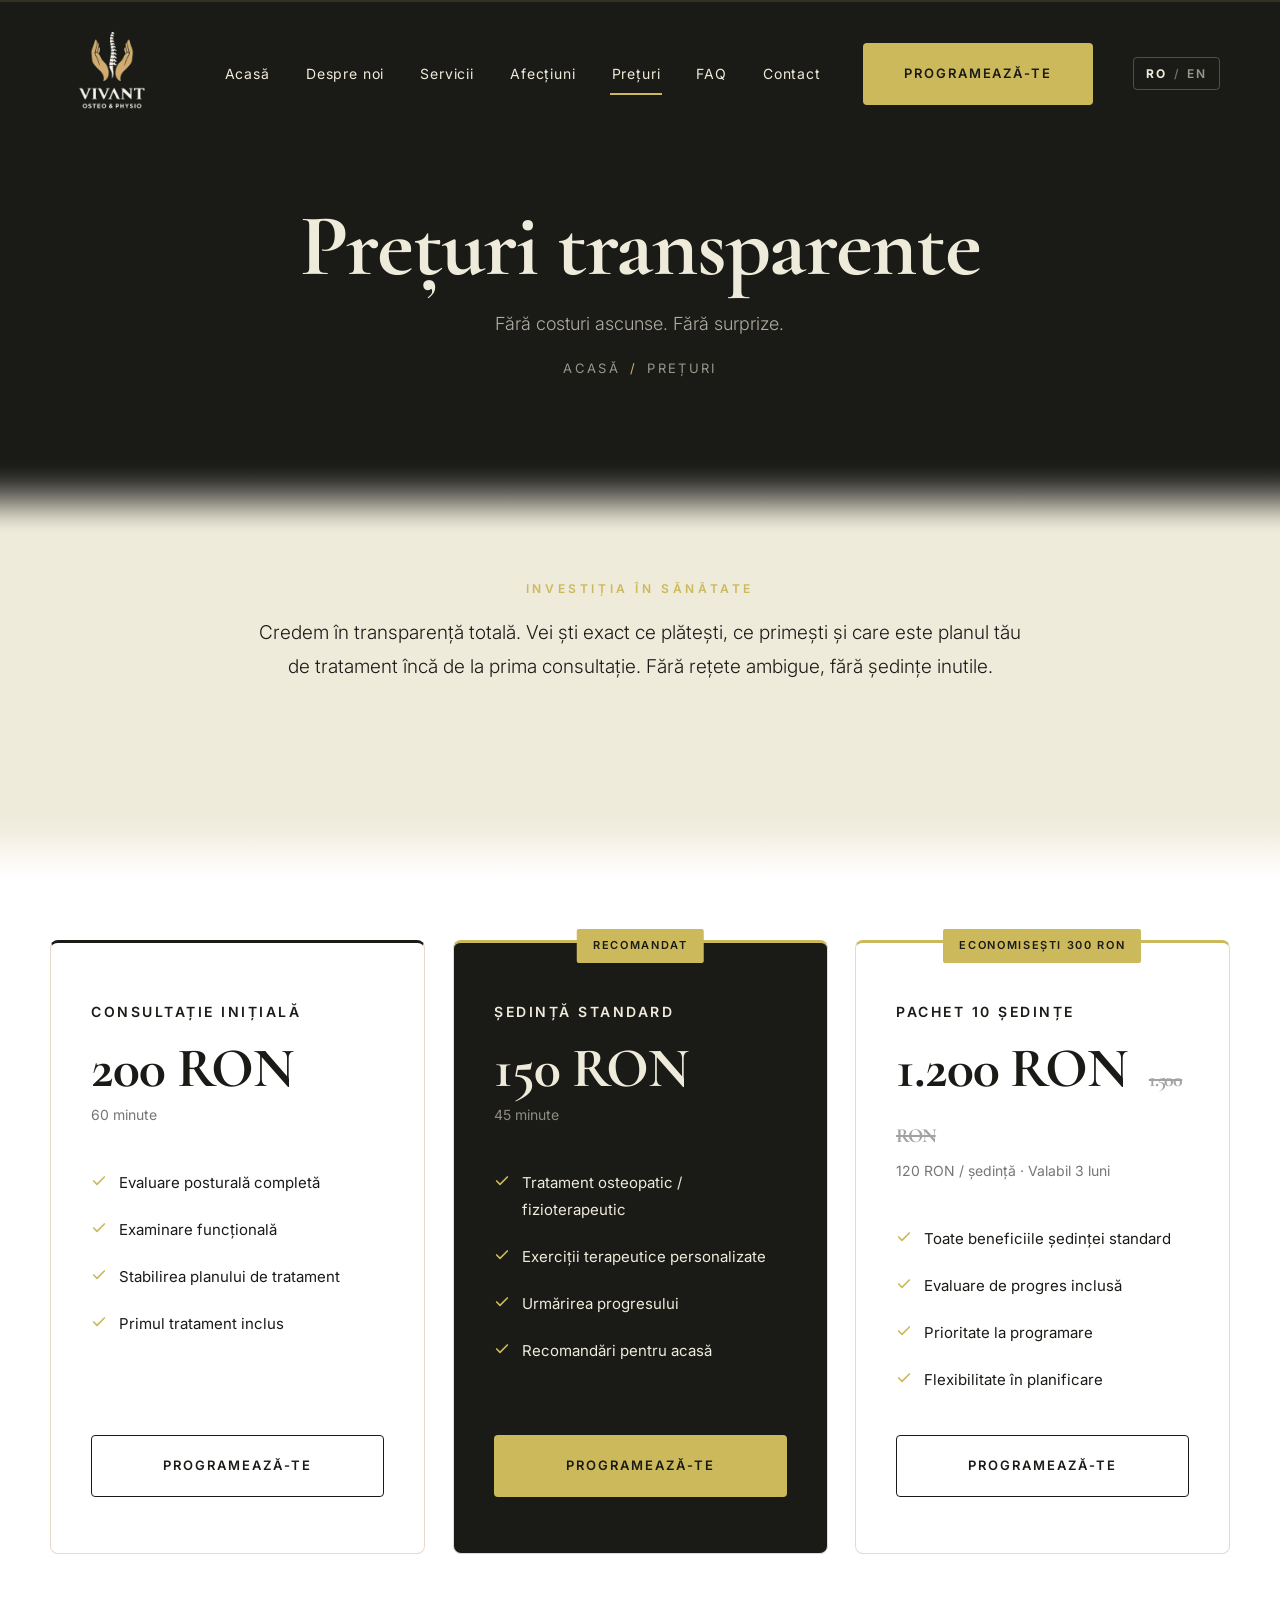
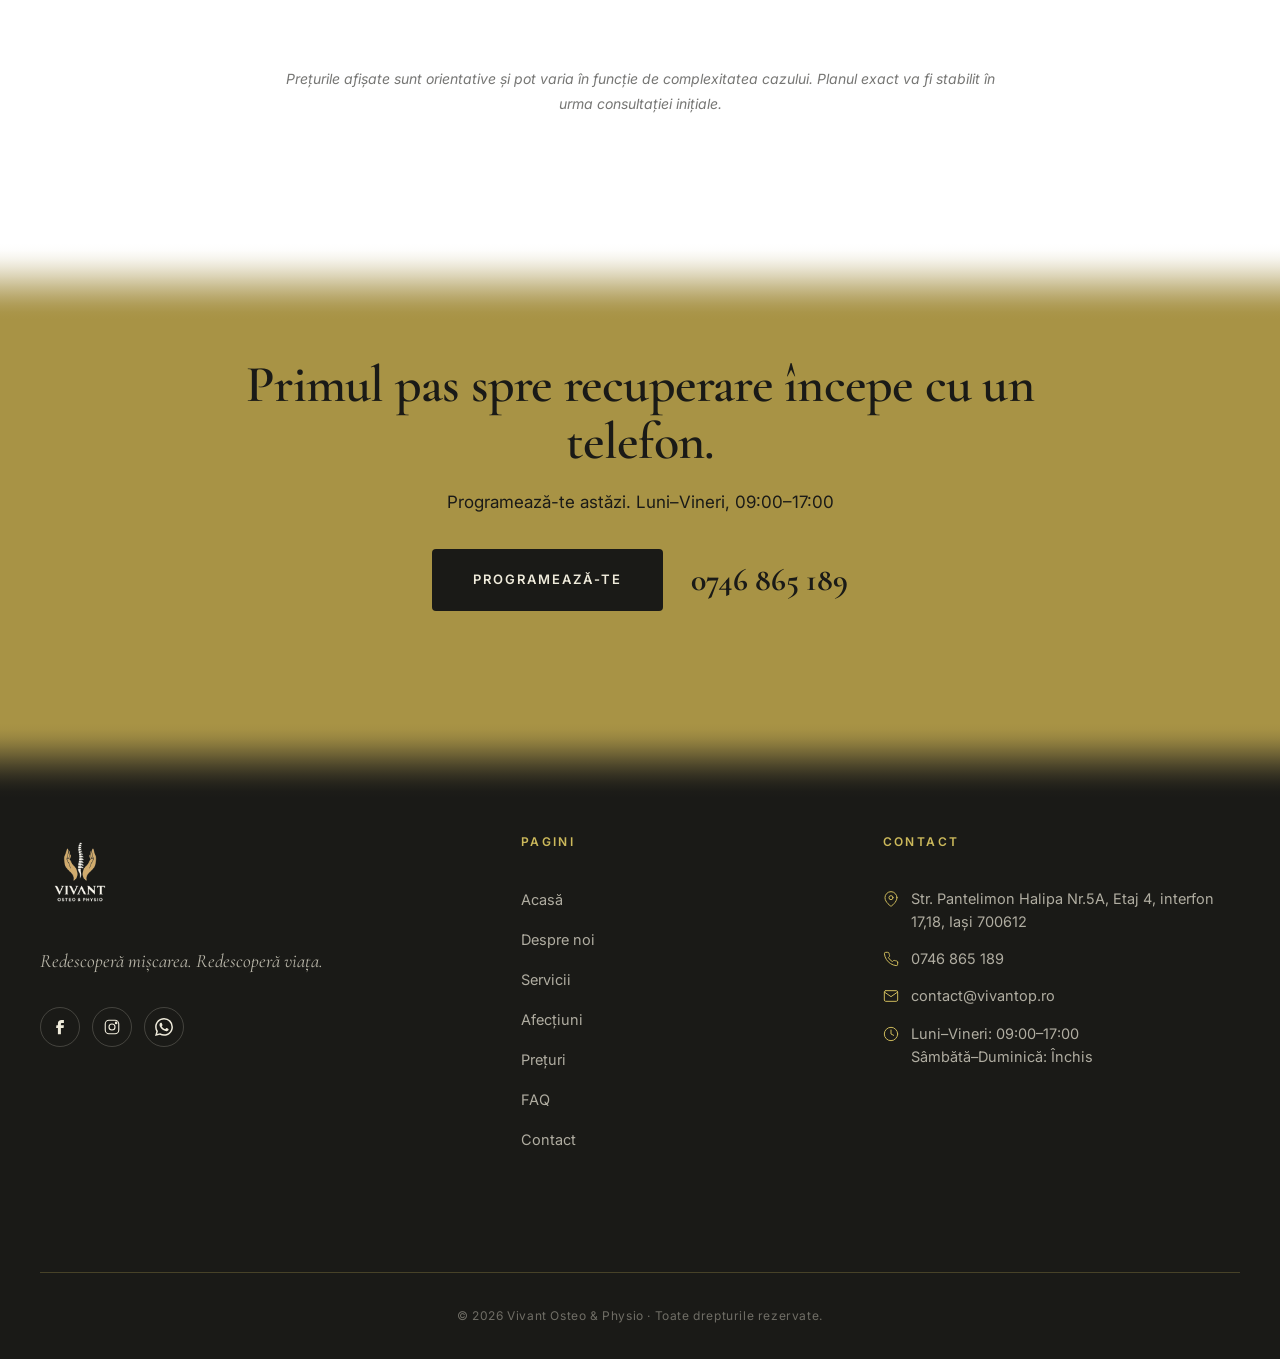
<file: preturi.html>
<!DOCTYPE html>
<html lang="ro">
<head>
  <meta charset="UTF-8">
  <meta name="viewport" content="width=device-width, initial-scale=1.0">
  <title data-i18n-title="page.pricing">Prețuri — Vivant Osteo & Physio, Iași</title>
  <meta name="description" content="Prețuri transparente pentru osteopatie, fizioterapie și pachete de tratament la Vivant Iași. Fără costuri ascunse.">
<link rel="canonical" href="https://www.vivantop.ro/preturi.html">
  <meta name="robots" content="index, follow, max-image-preview:large">
  <meta name="theme-color" content="#1a1a17">
  <meta name="author" content="Vivant Osteo &amp; Physio">
  <meta name="geo.region" content="RO-IS">
  <meta name="geo.placename" content="Iași">

  <!-- Icons -->
  <link rel="icon" href="favicon.ico" sizes="any">
  <link rel="icon" type="image/png" sizes="32x32" href="favicon-32.png">
  <link rel="icon" type="image/png" sizes="16x16" href="favicon-16.png">
  <link rel="apple-touch-icon" href="apple-touch-icon.png">
  <link rel="manifest" href="site.webmanifest">

  <!-- Open Graph -->
  <meta property="og:type" content="website">
  <meta property="og:site_name" content="Vivant Osteo &amp; Physio">
  <meta property="og:locale" content="ro_RO">
  <meta property="og:locale:alternate" content="en_US">
  <meta property="og:title" content="Prețuri — Vivant Osteo & Physio, Iași">
  <meta property="og:description" content="Prețuri transparente pentru osteopatie, fizioterapie și pachete de tratament la Vivant Iași. Fără costuri ascunse.">
  <meta property="og:url" content="https://www.vivantop.ro/preturi.html">
  <meta property="og:image" content="https://www.vivantop.ro/og-image.png">
  <meta property="og:image:width" content="1200">
  <meta property="og:image:height" content="630">
  <meta property="og:image:alt" content="Vivant Osteo &amp; Physio — Osteopatie &amp; Fizioterapie, Iași">

  <!-- Twitter -->
  <meta name="twitter:card" content="summary_large_image">
  <meta name="twitter:title" content="Prețuri — Vivant Osteo & Physio, Iași">
  <meta name="twitter:description" content="Prețuri transparente pentru osteopatie, fizioterapie și pachete de tratament la Vivant Iași. Fără costuri ascunse.">
  <meta name="twitter:image" content="https://www.vivantop.ro/og-image.png">
  <link rel="preconnect" href="https://fonts.googleapis.com">
  <link rel="preconnect" href="https://fonts.gstatic.com" crossorigin>
  <link href="https://fonts.googleapis.com/css2?family=Inter:wght@300;400;600&family=Cormorant+Garamond:wght@400;600;700&display=swap" rel="stylesheet">
  <link rel="stylesheet" href="style.css">

  <script type="application/ld+json">
  {
    "@context": "https://schema.org",
    "@type": [
      "MedicalClinic",
      "LocalBusiness"
    ],
    "@id": "https://www.vivantop.ro/#clinic",
    "name": "Vivant Osteo & Physio",
    "alternateName": [
      "Vivant",
      "Vivant Iași",
      "Vivant Osteopatie & Fizioterapie"
    ],
    "description": "Clinică de osteopatie, fizioterapie și kinetoterapie în Iași. Tratamente personalizate pentru durere, recuperare și mobilitate.",
    "url": "https://www.vivantop.ro/",
    "logo": "https://www.vivantop.ro/logo.png",
    "image": "https://www.vivantop.ro/og-image.png",
    "telephone": "+40746865189",
    "email": "contact@vivantop.ro",
    "priceRange": "$$",
    "currenciesAccepted": "RON",
    "address": {
      "@type": "PostalAddress",
      "streetAddress": "Str. Pantelimon Halipa Nr.5A, Etaj 4, interfon 17,18",
      "addressLocality": "Iași",
      "addressRegion": "Iași",
      "postalCode": "700612",
      "addressCountry": "RO"
    },
    "areaServed": {
      "@type": "City",
      "name": "Iași"
    },
    "medicalSpecialty": "Physiotherapy",
    "openingHoursSpecification": [
      {
        "@type": "OpeningHoursSpecification",
        "dayOfWeek": [
          "Monday",
          "Tuesday",
          "Wednesday",
          "Thursday",
          "Friday"
        ],
        "opens": "09:00",
        "closes": "17:00"
      }
    ],
    "sameAs": [
      "https://www.facebook.com/manualkineticop/",
      "https://www.instagram.com/vivantosteoandphysio/"
    ]
  }
  </script>
  <script type="application/ld+json">
  {
    "@context": "https://schema.org",
    "@type": "BreadcrumbList",
    "itemListElement": [
      {
        "@type": "ListItem",
        "position": 1,
        "name": "Acasă",
        "item": "https://www.vivantop.ro/"
      },
      {
        "@type": "ListItem",
        "position": 2,
        "name": "Prețuri",
        "item": "https://www.vivantop.ro/preturi.html"
      }
    ]
  }
  </script>
</head>
<body>

  <!-- ════════ NAVBAR ════════ -->
  <nav class="navbar">
    <div class="navbar-inner">
      <a href="index.html" class="navbar-logo">
        <img src="logo.png" alt="Vivant Osteo & Physio">
      </a>
      <div class="navbar-links">
        <a href="index.html"      class="navbar-link" data-i18n="nav.home">Acasă</a>
        <a href="despre.html"     class="navbar-link" data-i18n="nav.about">Despre noi</a>
        <a href="servicii.html"   class="navbar-link" data-i18n="nav.services">Servicii</a>
        <a href="afectiuni.html"  class="navbar-link" data-i18n="nav.conditions">Afecțiuni</a>
        <a href="preturi.html"    class="navbar-link" data-i18n="nav.pricing">Prețuri</a>
        <a href="faq.html"        class="navbar-link" data-i18n="nav.faq">FAQ</a>
        <a href="contact.html"    class="navbar-link" data-i18n="nav.contact">Contact</a>
        <a href="contact.html"    class="btn btn-primary navbar-cta" data-booking-trigger data-i18n="nav.bookNow">Programează-te</a>
        <button type="button" class="lang-toggle" aria-label="Switch to English">
          <span data-lang-current>RO</span><span data-lang-sep>/</span><span data-lang-other>EN</span>
        </button>
      </div>
      <button class="navbar-hamburger" aria-label="Meniu">
        <span></span><span></span><span></span>
      </button>
    </div>
  </nav>

  <div class="mobile-overlay"></div>
  <aside class="mobile-drawer">
    <button type="button" class="mobile-drawer-close" aria-label="Închide meniul" data-i18n-attr="aria-label:nav.closeMenu">
      <span></span><span></span>
    </button>
    <a href="index.html"     data-i18n="nav.home">Acasă</a>
    <a href="despre.html"    data-i18n="nav.about">Despre noi</a>
    <a href="servicii.html"  data-i18n="nav.services">Servicii</a>
    <a href="afectiuni.html" data-i18n="nav.conditions">Afecțiuni</a>
    <a href="preturi.html"   data-i18n="nav.pricing">Prețuri</a>
    <a href="faq.html"       data-i18n="nav.faq">FAQ</a>
    <a href="contact.html"   data-i18n="nav.contact">Contact</a>
    <a href="contact.html"   class="btn btn-primary" data-booking-trigger data-i18n="nav.bookNow">Programează-te</a>
    <button type="button" class="lang-toggle" aria-label="Switch to English">
      <span data-lang-current>RO</span><span data-lang-sep>/</span><span data-lang-other>EN</span>
    </button>
  </aside>

  <!-- ════════ HERO MIC ════════ -->
  <section class="hero-small">
    <div>
      <h1 data-i18n="pricingPage.heroTitle">Prețuri transparente</h1>
      <div data-i18n="pricingPage.heroSubtitle" class="hero-small-subtitle">Fără costuri ascunse. Fără surprize.</div>
      <div class="breadcrumb" style="margin-top: 16px;">
        <a href="index.html" data-i18n="nav.home">Acasă</a><span class="sep">/</span><span data-i18n="nav.pricing">Prețuri</span>
      </div>
    </div>
  </section>

  <!-- ════════ INTRO ════════ -->
  <section class="intro-block">
    <div class="intro-block-inner">
      <span data-i18n="pricingPage.introEyebrow" class="section-label">Investiția în sănătate</span>
      <p data-i18n="pricingPage.introP">
        Credem în transparență totală. Vei ști exact ce plătești, ce primești și care este planul tău de tratament încă de la prima consultație. Fără rețete ambigue, fără ședințe inutile.
      </p>
    </div>
  </section>

  <!-- ════════ CARDURI PREȚURI ════════ -->
  <section class="pricing-section">
    <div class="pricing-grid">

      <!-- Card 1 — Consultație Inițială -->
      <div class="pricing-card fade-in">
        <div data-i18n="pricingPage.c1Title" class="pricing-title">Consultație Inițială</div>
        <div class="pricing-price">200 RON</div>
        <div data-i18n="pricingPage.min60" class="pricing-sub">60 minute</div>
        <ul class="pricing-features">
          <li>
            <svg width="16" height="16" viewBox="0 0 24 24" fill="none" stroke="currentColor" stroke-width="2.5" stroke-linecap="round" stroke-linejoin="round"><polyline points="20 6 9 17 4 12"></polyline></svg>
            <span data-i18n="pricingPage.f1">Evaluare posturală completă</span>
          </li>
          <li>
            <svg width="16" height="16" viewBox="0 0 24 24" fill="none" stroke="currentColor" stroke-width="2.5" stroke-linecap="round" stroke-linejoin="round"><polyline points="20 6 9 17 4 12"></polyline></svg>
            <span data-i18n="pricingPage.f2">Examinare funcțională</span>
          </li>
          <li>
            <svg width="16" height="16" viewBox="0 0 24 24" fill="none" stroke="currentColor" stroke-width="2.5" stroke-linecap="round" stroke-linejoin="round"><polyline points="20 6 9 17 4 12"></polyline></svg>
            <span data-i18n="pricingPage.f3">Stabilirea planului de tratament</span>
          </li>
          <li>
            <svg width="16" height="16" viewBox="0 0 24 24" fill="none" stroke="currentColor" stroke-width="2.5" stroke-linecap="round" stroke-linejoin="round"><polyline points="20 6 9 17 4 12"></polyline></svg>
            <span data-i18n="pricingPage.f4">Primul tratament inclus</span>
          </li>
        </ul>
        <a data-i18n="nav.bookNow" href="contact.html" class="btn btn-ghost-dark" data-booking-trigger>Programează-te</a>
      </div>

      <!-- Card 2 — Ședință Standard (featured) -->
      <div class="pricing-card pricing-card-featured fade-in">
        <div data-i18n="pricingPage.badgeRecommended" class="pricing-badge">Recomandat</div>
        <div data-i18n="pricingPage.c2Title" class="pricing-title">Ședință Standard</div>
        <div class="pricing-price">150 RON</div>
        <div data-i18n="pricingPage.min45" class="pricing-sub">45 minute</div>
        <ul class="pricing-features">
          <li>
            <svg width="16" height="16" viewBox="0 0 24 24" fill="none" stroke="currentColor" stroke-width="2.5" stroke-linecap="round" stroke-linejoin="round"><polyline points="20 6 9 17 4 12"></polyline></svg>
            <span data-i18n="pricingPage.f5">Tratament osteopatic / fizioterapeutic</span>
          </li>
          <li>
            <svg width="16" height="16" viewBox="0 0 24 24" fill="none" stroke="currentColor" stroke-width="2.5" stroke-linecap="round" stroke-linejoin="round"><polyline points="20 6 9 17 4 12"></polyline></svg>
            <span data-i18n="pricingPage.f6">Exerciții terapeutice personalizate</span>
          </li>
          <li>
            <svg width="16" height="16" viewBox="0 0 24 24" fill="none" stroke="currentColor" stroke-width="2.5" stroke-linecap="round" stroke-linejoin="round"><polyline points="20 6 9 17 4 12"></polyline></svg>
            <span data-i18n="pricingPage.f7">Urmărirea progresului</span>
          </li>
          <li>
            <svg width="16" height="16" viewBox="0 0 24 24" fill="none" stroke="currentColor" stroke-width="2.5" stroke-linecap="round" stroke-linejoin="round"><polyline points="20 6 9 17 4 12"></polyline></svg>
            <span data-i18n="pricingPage.f8">Recomandări pentru acasă</span>
          </li>
        </ul>
        <a data-i18n="nav.bookNow" href="contact.html" class="btn btn-primary" data-booking-trigger>Programează-te</a>
      </div>

      <!-- Card 3 — Pachet 10 Ședințe -->
      <div class="pricing-card pricing-card-accent fade-in">
        <div data-i18n="pricingPage.badgeSave" class="pricing-badge">Economisești 300 RON</div>
        <div data-i18n="pricingPage.c3Title" class="pricing-title">Pachet 10 Ședințe</div>
        <div class="pricing-price">1.200 RON <span class="pricing-old">1.500 RON</span></div>
        <div data-i18n="pricingPage.c3Sub" class="pricing-sub">120 RON / ședință · Valabil 3 luni</div>
        <ul class="pricing-features">
          <li>
            <svg width="16" height="16" viewBox="0 0 24 24" fill="none" stroke="currentColor" stroke-width="2.5" stroke-linecap="round" stroke-linejoin="round"><polyline points="20 6 9 17 4 12"></polyline></svg>
            <span data-i18n="pricingPage.f9">Toate beneficiile ședinței standard</span>
          </li>
          <li>
            <svg width="16" height="16" viewBox="0 0 24 24" fill="none" stroke="currentColor" stroke-width="2.5" stroke-linecap="round" stroke-linejoin="round"><polyline points="20 6 9 17 4 12"></polyline></svg>
            <span data-i18n="pricingPage.f10">Evaluare de progres inclusă</span>
          </li>
          <li>
            <svg width="16" height="16" viewBox="0 0 24 24" fill="none" stroke="currentColor" stroke-width="2.5" stroke-linecap="round" stroke-linejoin="round"><polyline points="20 6 9 17 4 12"></polyline></svg>
            <span data-i18n="pricingPage.f11">Prioritate la programare</span>
          </li>
          <li>
            <svg width="16" height="16" viewBox="0 0 24 24" fill="none" stroke="currentColor" stroke-width="2.5" stroke-linecap="round" stroke-linejoin="round"><polyline points="20 6 9 17 4 12"></polyline></svg>
            <span data-i18n="pricingPage.f12">Flexibilitate în planificare</span>
          </li>
        </ul>
        <a data-i18n="nav.bookNow" href="contact.html" class="btn btn-ghost-dark" data-booking-trigger>Programează-te</a>
      </div>

    </div>

    <!-- Notă legală -->
    <p data-i18n="pricingPage.legal" class="legal-note">
      Prețurile afișate sunt orientative și pot varia în funcție de complexitatea cazului. Planul exact va fi stabilit în urma consultației inițiale.
    </p>
  </section>

  <!-- ════════ CTA BANNER ════════ -->
  <section class="cta-banner">
    <h2 data-i18n="cta.title">Primul pas spre recuperare începe cu un telefon.</h2>
    <p data-i18n="cta.subtitle">Programează-te astăzi. Luni–Vineri, 09:00–17:00</p>
    <div class="cta-banner-actions">
      <a href="contact.html" class="btn btn-primary-dark" data-booking-trigger data-i18n="cta.button">Programează-te</a>
      <a href="tel:0746865189" class="cta-tel">0746 865 189</a>
    </div>
  </section>

  <!-- ════════ FOOTER ════════ -->
  <footer class="footer">
    <div class="footer-inner">
      <div>
        <a href="index.html" class="footer-logo">
          <img src="logo.png" alt="Vivant Osteo & Physio">
        </a>
        <p class="footer-tagline" data-i18n="footer.tagline">Redescoperă mișcarea. Redescoperă viața.</p>
        <div class="footer-social">
          <a href="https://www.facebook.com/manualkineticop/" target="_blank" rel="noopener" aria-label="Facebook">
            <svg width="18" height="18" viewBox="0 0 24 24" fill="currentColor"><path d="M9.198 21.5h4v-8.01h3.604l.396-3.98h-4V7.5a1 1 0 0 1 1-1h3v-4h-3a5 5 0 0 0-5 5v2.01h-2l-.396 3.98h2.396v8.01z"/></svg>
          </a>
          <a href="https://www.instagram.com/vivantosteoandphysio/" target="_blank" rel="noopener" aria-label="Instagram">
            <svg width="18" height="18" viewBox="0 0 24 24" fill="none" stroke="currentColor" stroke-width="1.5"><rect x="3" y="3" width="18" height="18" rx="5"></rect><circle cx="12" cy="12" r="4"></circle><circle cx="17.5" cy="6.5" r="1" fill="currentColor"></circle></svg>
          </a>
          <a href="https://wa.me/40746865189?text=Bun%C4%83%20ziua%21%20A%C8%99%20dori%20s%C4%83%20fac%20o%20programare%20la%20Vivant%20Osteo%20%26%20Physio." target="_blank" rel="noopener" aria-label="WhatsApp" data-i18n-attr="href:social.whatsapp">
            <svg width="18" height="18" viewBox="0 0 24 24" fill="currentColor"><path d="M17.472 14.382c-.297-.149-1.758-.867-2.03-.967-.273-.099-.471-.148-.67.15-.197.297-.767.966-.94 1.164-.173.199-.347.223-.644.075-.297-.15-1.255-.463-2.39-1.475-.883-.788-1.48-1.761-1.653-2.059-.173-.297-.018-.458.13-.606.134-.133.298-.347.446-.52.149-.174.198-.298.298-.497.099-.198.05-.371-.025-.52-.075-.149-.669-1.612-.916-2.207-.242-.579-.487-.5-.669-.51-.173-.008-.371-.01-.57-.01-.198 0-.52.074-.792.372-.272.297-1.04 1.016-1.04 2.479 0 1.462 1.065 2.875 1.213 3.074.149.198 2.096 3.2 5.077 4.487.709.306 1.262.489 1.694.625.712.227 1.36.195 1.871.118.571-.085 1.758-.719 2.006-1.413.248-.694.248-1.289.173-1.413-.074-.124-.272-.198-.57-.347m-5.421 7.403h-.004a9.87 9.87 0 0 1-5.031-1.378l-.361-.214-3.741.982.998-3.648-.235-.374a9.86 9.86 0 0 1-1.51-5.26c.001-5.45 4.436-9.884 9.888-9.884 2.64 0 5.122 1.03 6.988 2.898a9.825 9.825 0 0 1 2.893 6.994c-.003 5.45-4.437 9.884-9.885 9.884m8.413-18.297A11.815 11.815 0 0 0 12.05 0C5.495 0 .16 5.335.157 11.892c0 2.096.547 4.142 1.588 5.945L.057 24l6.305-1.654a11.882 11.882 0 0 0 5.683 1.448h.005c6.554 0 11.89-5.335 11.893-11.893a11.821 11.821 0 0 0-3.48-8.413"/></svg>
          </a>
        </div>
      </div>
      <div>
        <h4 class="footer-col-title" data-i18n="footer.colPages">Pagini</h4>
        <ul class="footer-links">
          <li><a href="index.html"     data-i18n="nav.home">Acasă</a></li>
          <li><a href="despre.html"    data-i18n="nav.about">Despre noi</a></li>
          <li><a href="servicii.html"  data-i18n="nav.services">Servicii</a></li>
          <li><a href="afectiuni.html" data-i18n="nav.conditions">Afecțiuni</a></li>
          <li><a href="preturi.html"   data-i18n="nav.pricing">Prețuri</a></li>
          <li><a href="faq.html"       data-i18n="nav.faq">FAQ</a></li>
          <li><a href="contact.html"   data-i18n="nav.contact">Contact</a></li>
        </ul>
      </div>
      <div>
        <h4 class="footer-col-title" data-i18n="footer.colContact">Contact</h4>
        <ul class="footer-contact">
          <li>
            <svg width="16" height="16" viewBox="0 0 24 24" fill="none" stroke="currentColor" stroke-width="1.5" stroke-linecap="round" stroke-linejoin="round"><path d="M21 10c0 7-9 13-9 13s-9-6-9-13a9 9 0 0 1 18 0z"></path><circle cx="12" cy="10" r="3"></circle></svg>
            <a href="https://www.google.com/maps/dir/?api=1&amp;destination=Str.%20Pantelimon%20Halipa%205A%2C%20Ia%C8%99i" target="_blank" rel="noopener">Str. Pantelimon Halipa Nr.5A, Etaj 4, interfon 17,18, Iași 700612</a>
          </li>
          <li>
            <svg width="16" height="16" viewBox="0 0 24 24" fill="none" stroke="currentColor" stroke-width="1.5" stroke-linecap="round" stroke-linejoin="round"><path d="M22 16.92v3a2 2 0 0 1-2.18 2 19.79 19.79 0 0 1-8.63-3.07 19.5 19.5 0 0 1-6-6 19.79 19.79 0 0 1-3.07-8.67A2 2 0 0 1 4.11 2h3a2 2 0 0 1 2 1.72 12.84 12.84 0 0 0 .7 2.81 2 2 0 0 1-.45 2.11L8.09 9.91a16 16 0 0 0 6 6l1.27-1.27a2 2 0 0 1 2.11-.45 12.84 12.84 0 0 0 2.81.7A2 2 0 0 1 22 16.92z"></path></svg>
            <a href="tel:0746865189">0746 865 189</a>
          </li>
          <li>
            <svg width="16" height="16" viewBox="0 0 24 24" fill="none" stroke="currentColor" stroke-width="1.5" stroke-linecap="round" stroke-linejoin="round"><path d="M4 4h16c1.1 0 2 .9 2 2v12c0 1.1-.9 2-2 2H4c-1.1 0-2-.9-2-2V6c0-1.1.9-2 2-2z"></path><polyline points="22,6 12,13 2,6"></polyline></svg>
            <a href="mailto:contact@vivantop.ro">contact@vivantop.ro</a>
          </li>
          <li>
            <svg width="16" height="16" viewBox="0 0 24 24" fill="none" stroke="currentColor" stroke-width="1.5" stroke-linecap="round" stroke-linejoin="round"><circle cx="12" cy="12" r="10"></circle><polyline points="12 6 12 12 16 14"></polyline></svg>
            <span data-i18n-html="footer.schedule">Luni–Vineri: 09:00–17:00<br>Sâmbătă–Duminică: Închis</span>
          </li>
        </ul>
      </div>
    </div>
    <div class="footer-bottom" data-i18n="footer.copyright">
      © 2026 Vivant Osteo & Physio · Toate drepturile rezervate.
    </div>
  </footer>

  <button class="scroll-top" aria-label="Sus">
    <svg width="20" height="20" viewBox="0 0 24 24" fill="none" stroke="currentColor" stroke-width="2" stroke-linecap="round" stroke-linejoin="round"><polyline points="18 15 12 9 6 15"></polyline></svg>
  </button>

  <script src="translations.js"></script>
  <script src="booking.js"></script>
  <script src="reviews.js"></script>
  <script src="main.js"></script>
</body>
</html>
</file>
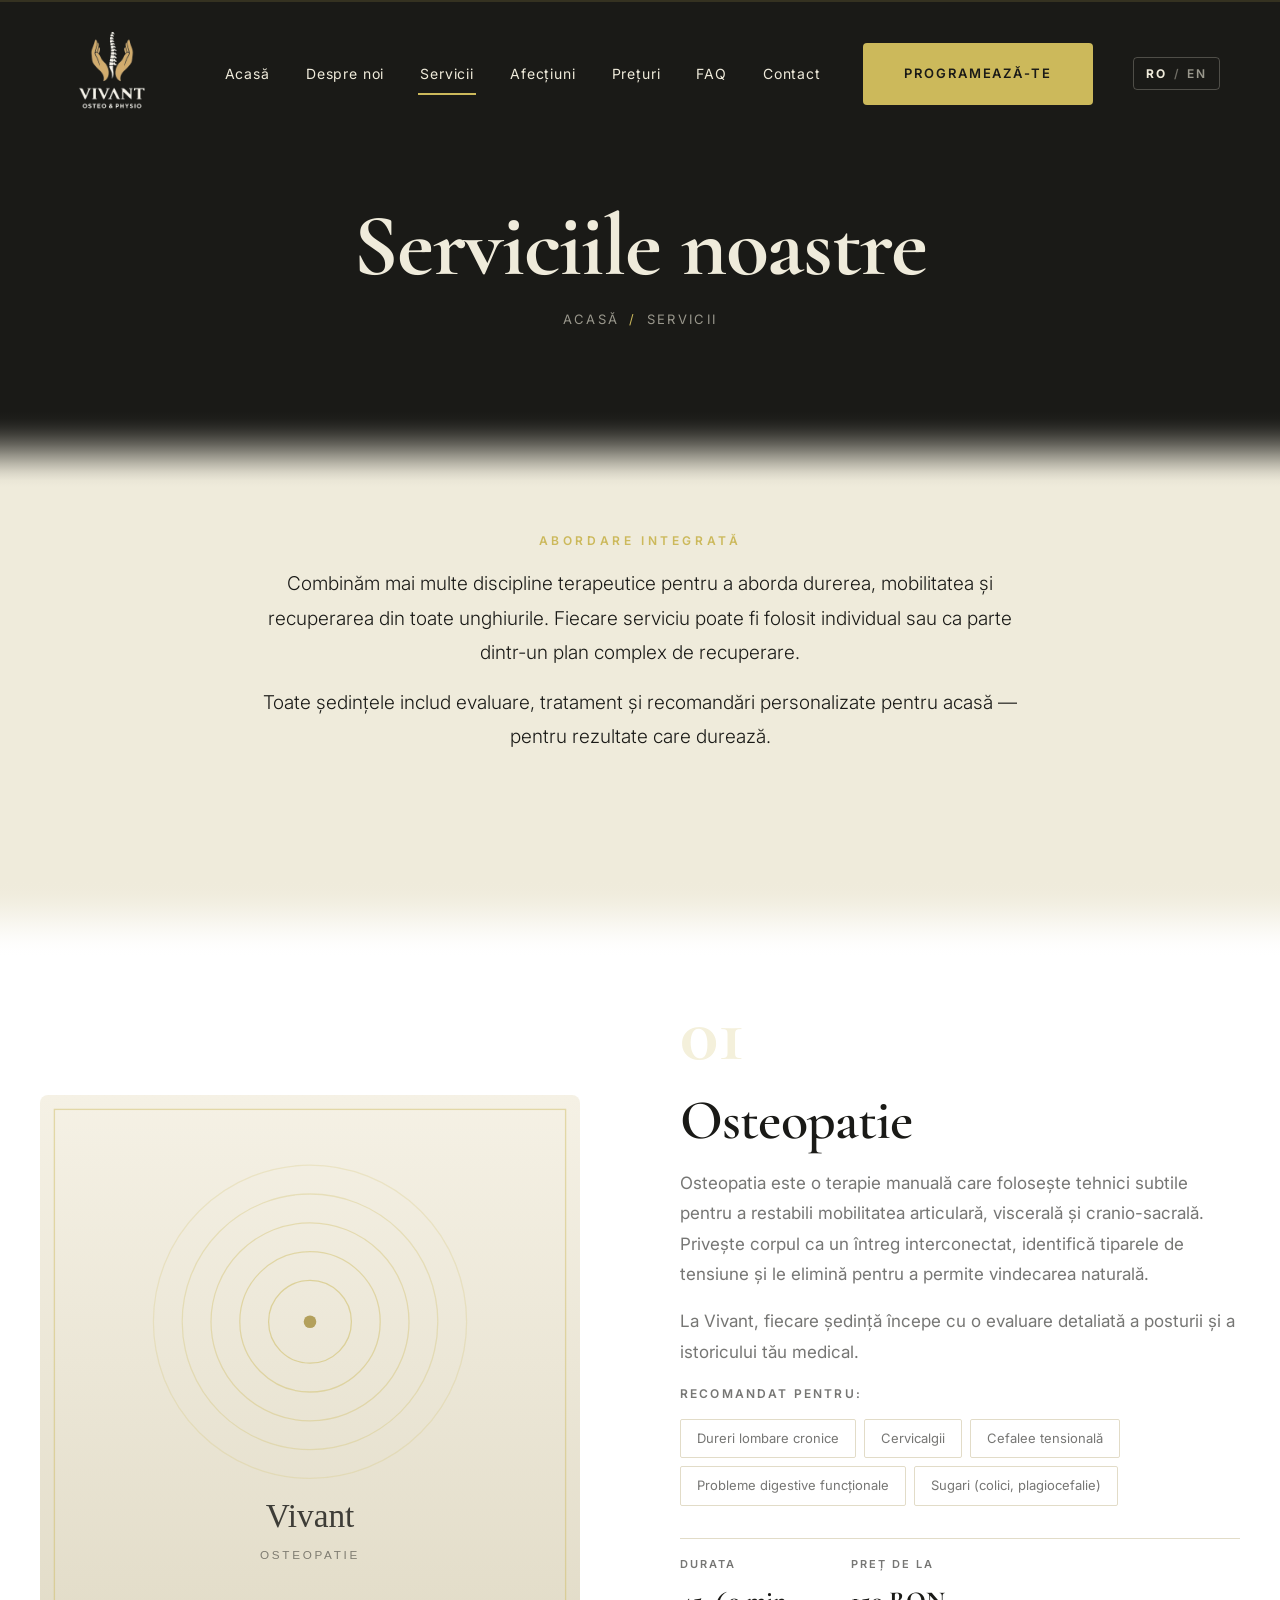
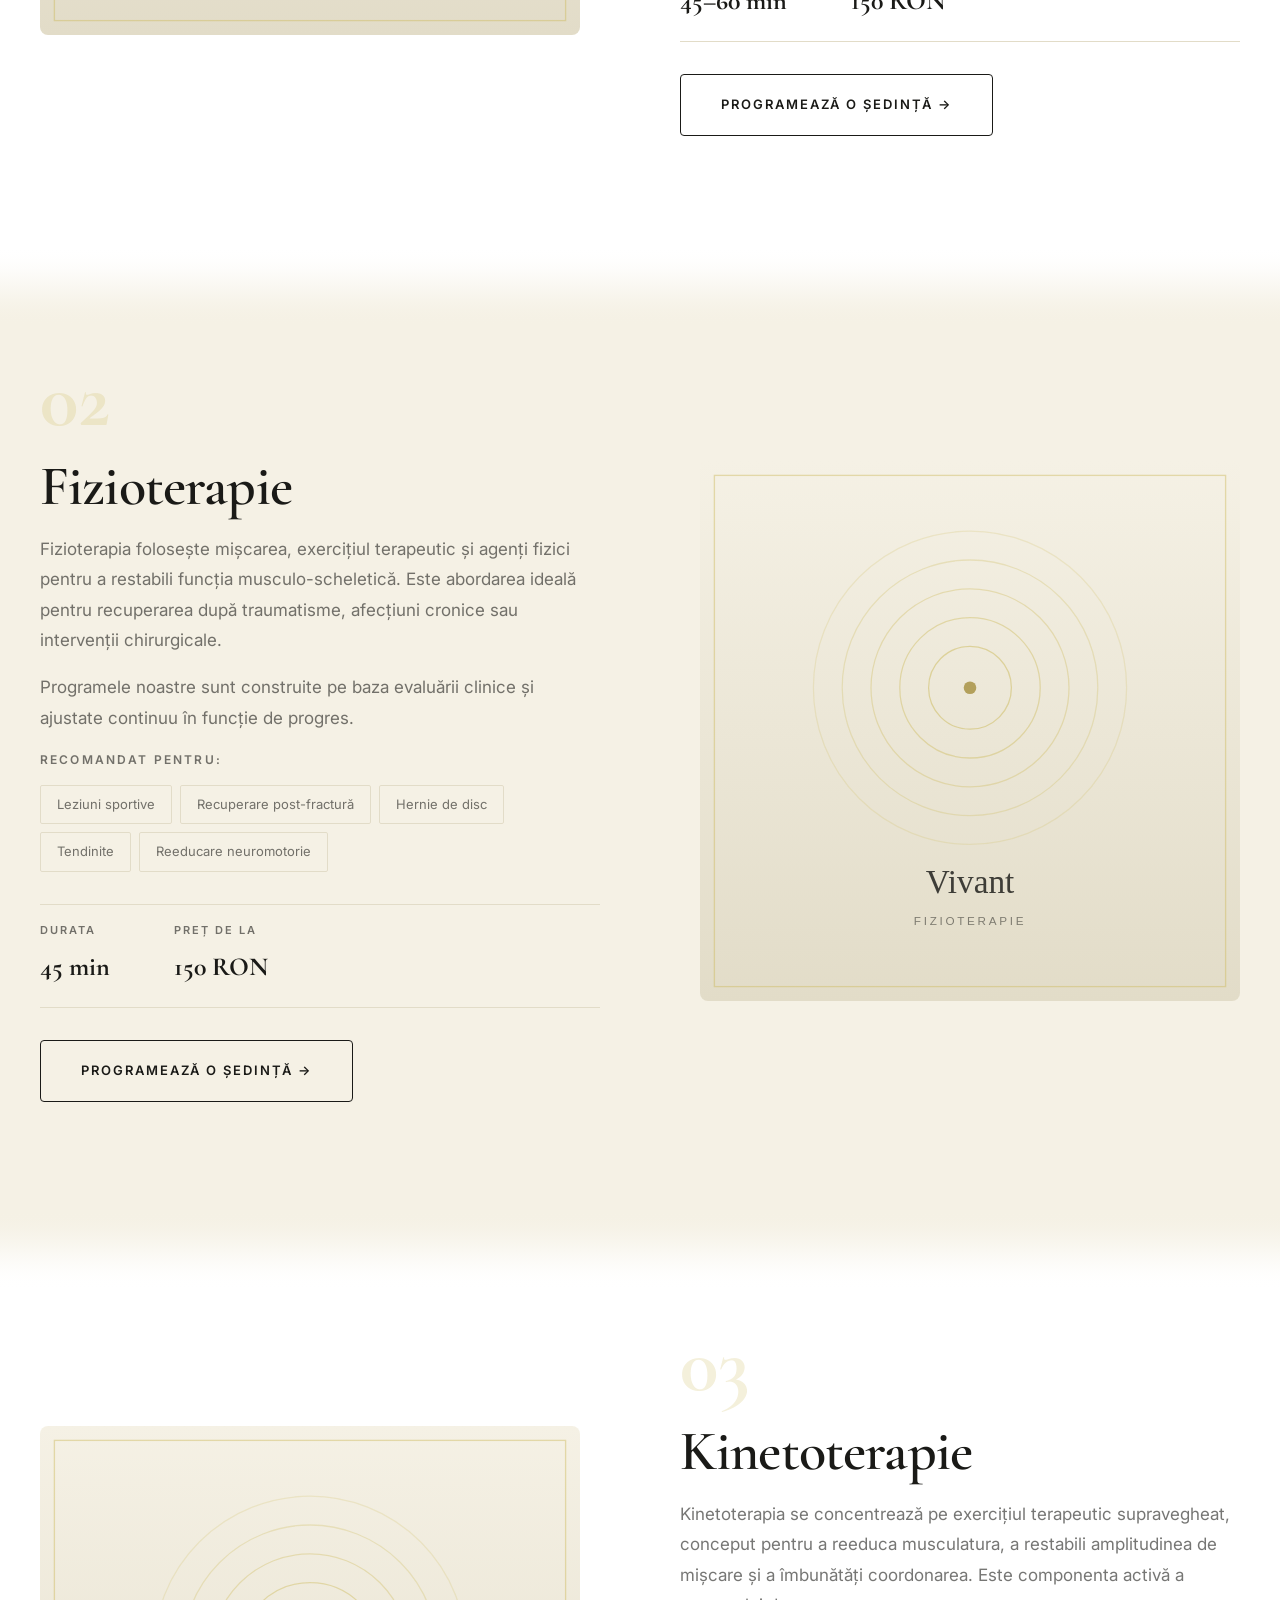
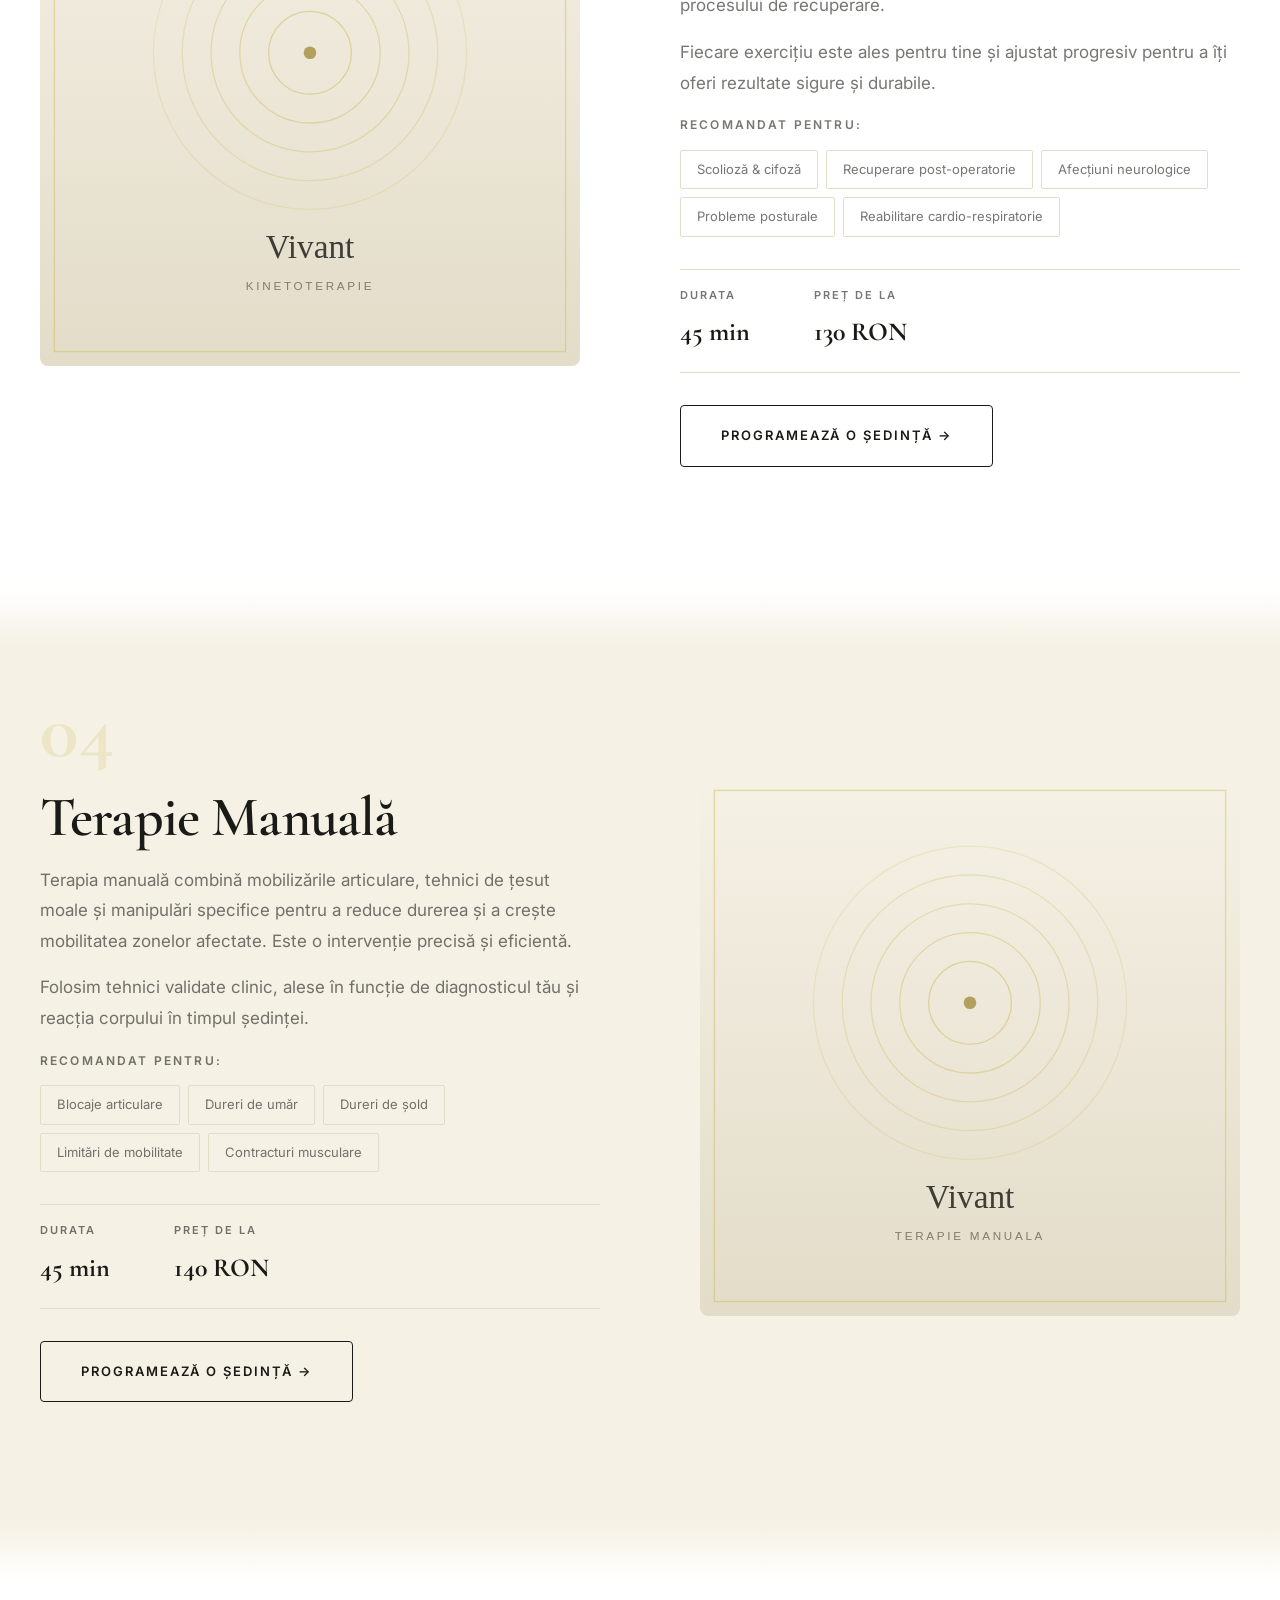
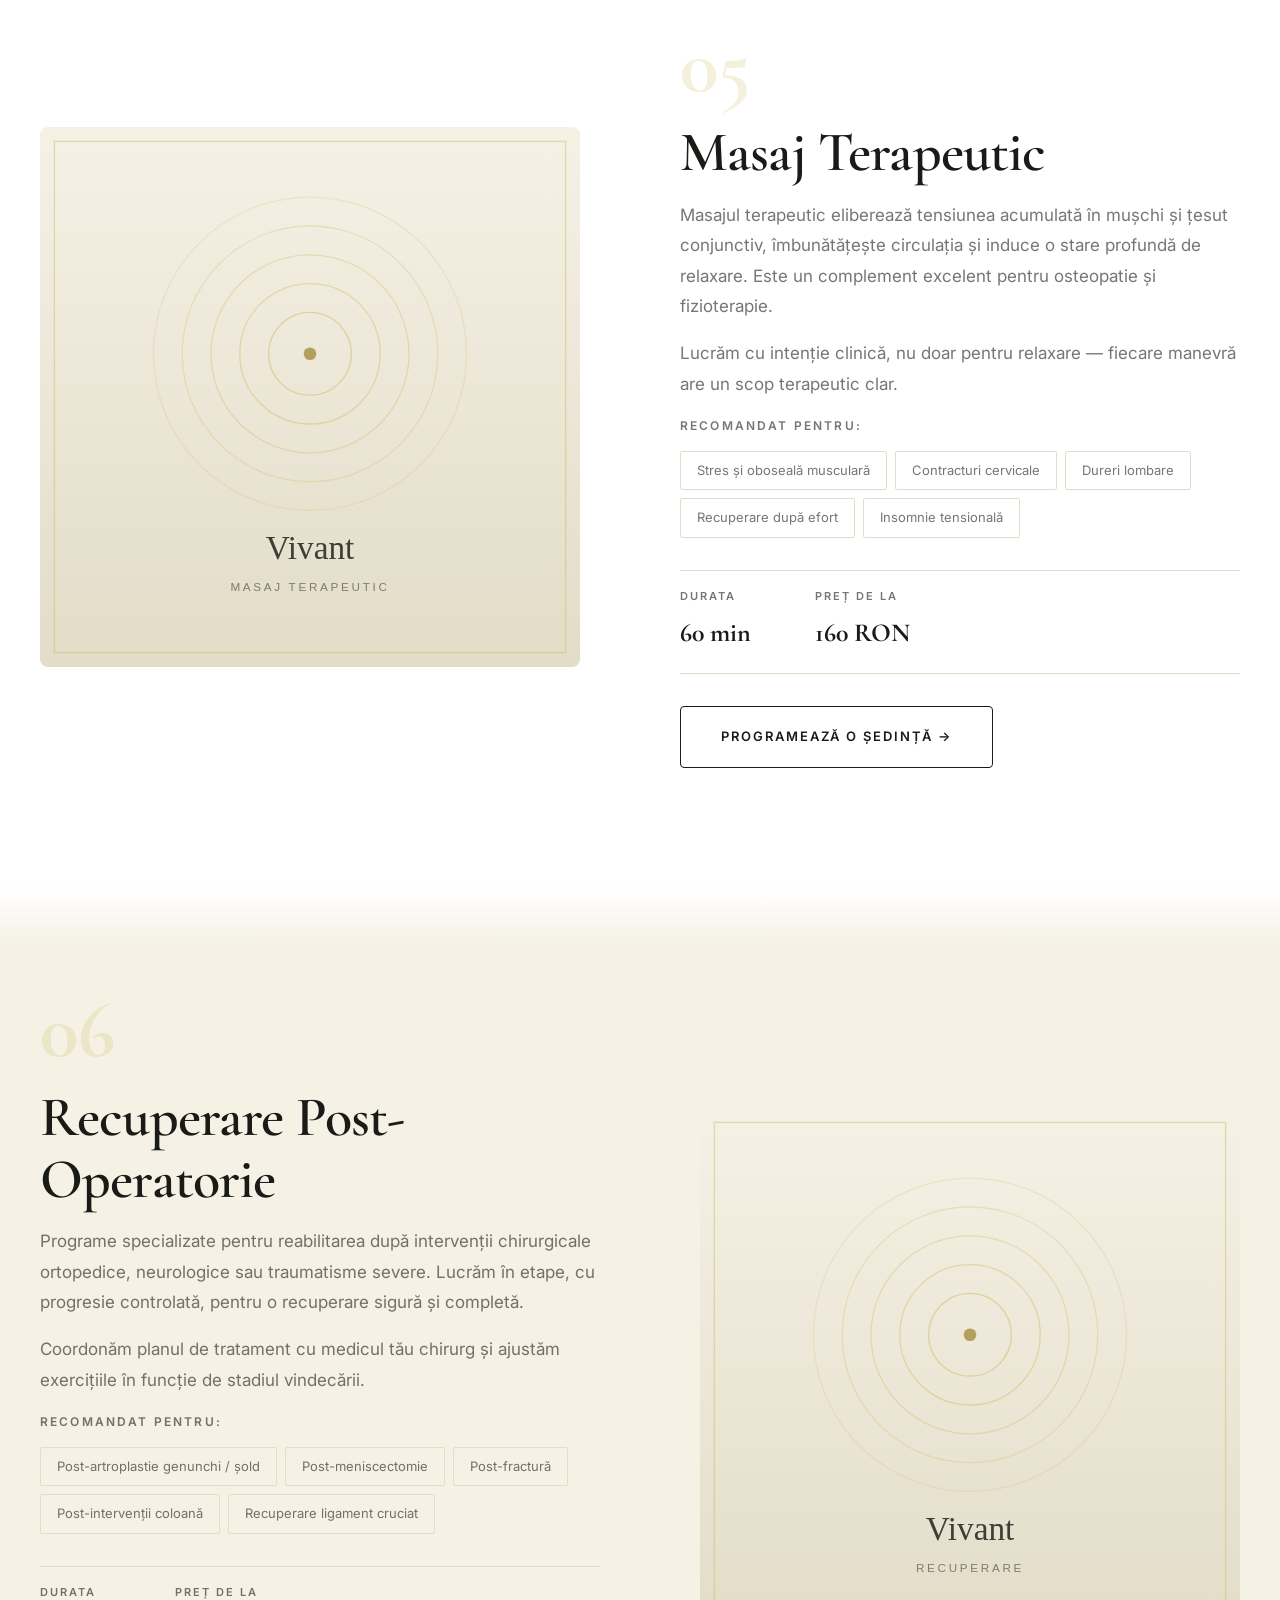
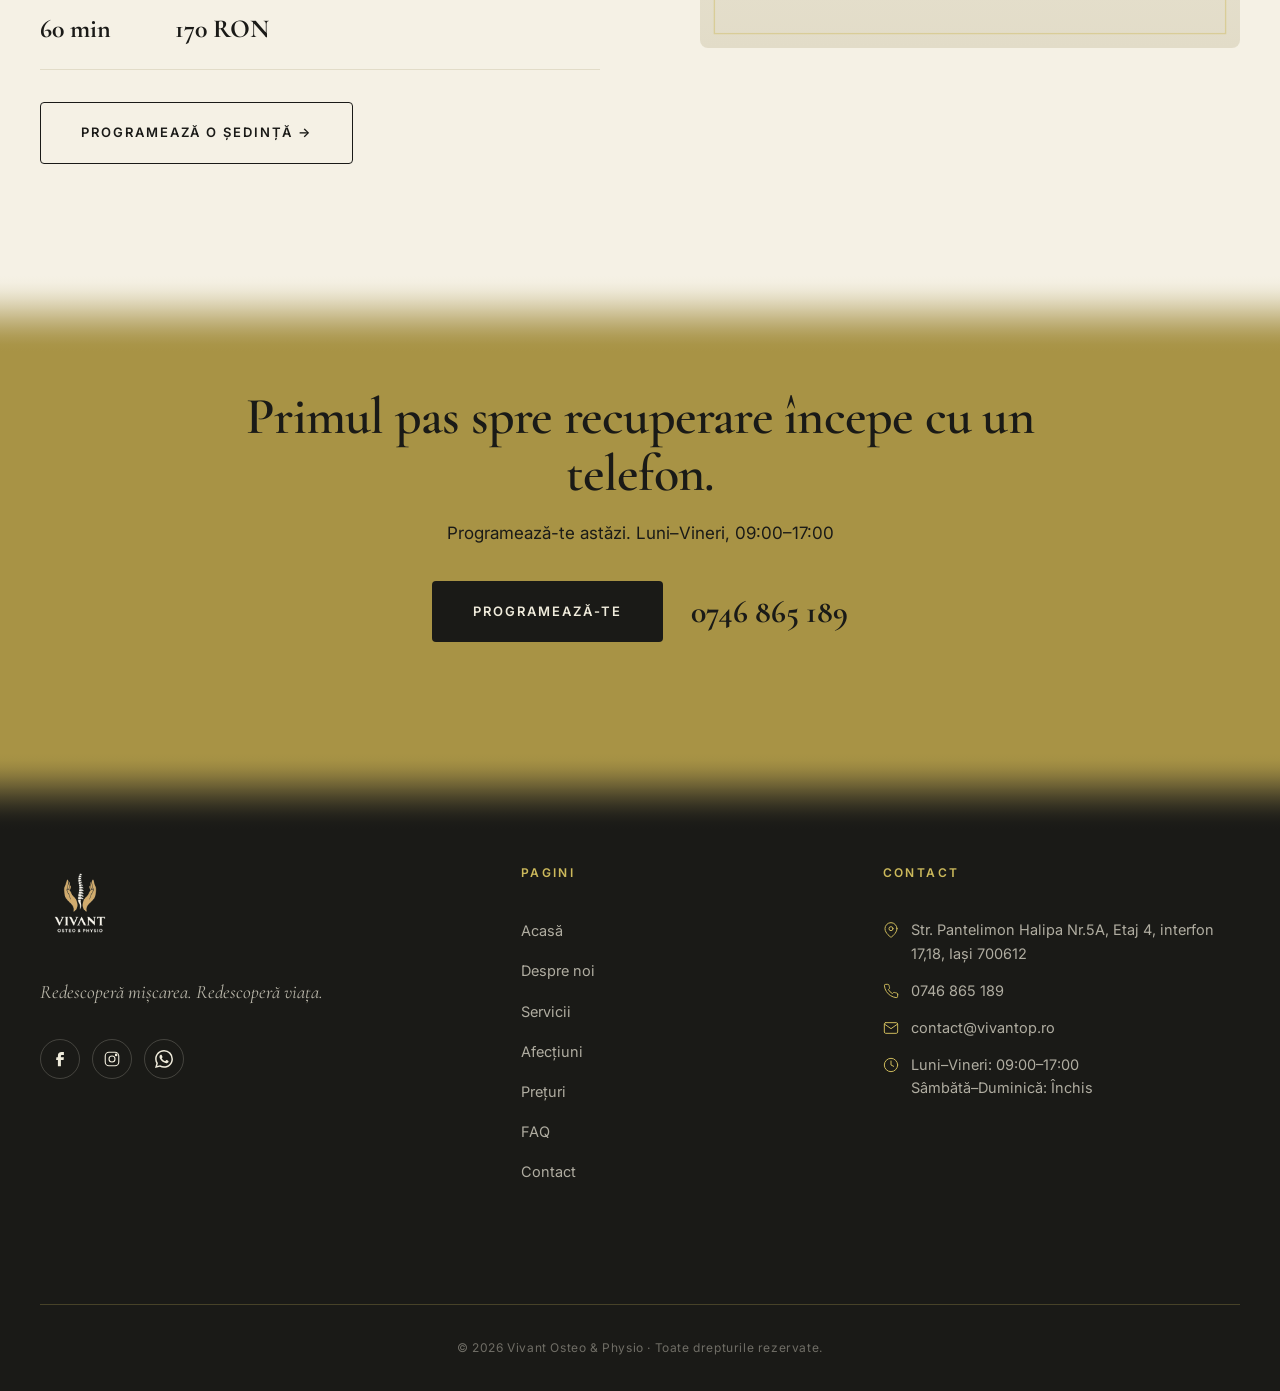
<file: servicii.html>
<!DOCTYPE html>
<html lang="ro">
<head>
  <meta charset="UTF-8">
  <meta name="viewport" content="width=device-width, initial-scale=1.0">
  <title data-i18n-title="page.services">Servicii — Osteopatie, Fizioterapie | Vivant Iași</title>
  <meta name="description" content="Servicii complete de osteopatie, fizioterapie, kinetoterapie, terapie manuală, masaj terapeutic și recuperare post-operatorie la Vivant Iași.">
<link rel="canonical" href="https://www.vivantop.ro/servicii.html">
  <meta name="robots" content="index, follow, max-image-preview:large">
  <meta name="theme-color" content="#1a1a17">
  <meta name="author" content="Vivant Osteo &amp; Physio">
  <meta name="geo.region" content="RO-IS">
  <meta name="geo.placename" content="Iași">

  <!-- Icons -->
  <link rel="icon" href="favicon.ico" sizes="any">
  <link rel="icon" type="image/png" sizes="32x32" href="favicon-32.png">
  <link rel="icon" type="image/png" sizes="16x16" href="favicon-16.png">
  <link rel="apple-touch-icon" href="apple-touch-icon.png">
  <link rel="manifest" href="site.webmanifest">

  <!-- Open Graph -->
  <meta property="og:type" content="website">
  <meta property="og:site_name" content="Vivant Osteo &amp; Physio">
  <meta property="og:locale" content="ro_RO">
  <meta property="og:locale:alternate" content="en_US">
  <meta property="og:title" content="Servicii — Osteopatie, Fizioterapie | Vivant Iași">
  <meta property="og:description" content="Servicii complete de osteopatie, fizioterapie, kinetoterapie, terapie manuală, masaj terapeutic și recuperare post-operatorie la Vivant Iași.">
  <meta property="og:url" content="https://www.vivantop.ro/servicii.html">
  <meta property="og:image" content="https://www.vivantop.ro/og-image.png">
  <meta property="og:image:width" content="1200">
  <meta property="og:image:height" content="630">
  <meta property="og:image:alt" content="Vivant Osteo &amp; Physio — Osteopatie &amp; Fizioterapie, Iași">

  <!-- Twitter -->
  <meta name="twitter:card" content="summary_large_image">
  <meta name="twitter:title" content="Servicii — Osteopatie, Fizioterapie | Vivant Iași">
  <meta name="twitter:description" content="Servicii complete de osteopatie, fizioterapie, kinetoterapie, terapie manuală, masaj terapeutic și recuperare post-operatorie la Vivant Iași.">
  <meta name="twitter:image" content="https://www.vivantop.ro/og-image.png">
  <link rel="preconnect" href="https://fonts.googleapis.com">
  <link rel="preconnect" href="https://fonts.gstatic.com" crossorigin>
  <link href="https://fonts.googleapis.com/css2?family=Inter:wght@300;400;600&family=Cormorant+Garamond:wght@400;600;700&display=swap" rel="stylesheet">
  <link rel="stylesheet" href="style.css">

  <script type="application/ld+json">
  {
    "@context": "https://schema.org",
    "@type": [
      "MedicalClinic",
      "LocalBusiness"
    ],
    "@id": "https://www.vivantop.ro/#clinic",
    "name": "Vivant Osteo & Physio",
    "alternateName": [
      "Vivant",
      "Vivant Iași",
      "Vivant Osteopatie & Fizioterapie"
    ],
    "description": "Clinică de osteopatie, fizioterapie și kinetoterapie în Iași. Tratamente personalizate pentru durere, recuperare și mobilitate.",
    "url": "https://www.vivantop.ro/",
    "logo": "https://www.vivantop.ro/logo.png",
    "image": "https://www.vivantop.ro/og-image.png",
    "telephone": "+40746865189",
    "email": "contact@vivantop.ro",
    "priceRange": "$$",
    "currenciesAccepted": "RON",
    "address": {
      "@type": "PostalAddress",
      "streetAddress": "Str. Pantelimon Halipa Nr.5A, Etaj 4, interfon 17,18",
      "addressLocality": "Iași",
      "addressRegion": "Iași",
      "postalCode": "700612",
      "addressCountry": "RO"
    },
    "areaServed": {
      "@type": "City",
      "name": "Iași"
    },
    "medicalSpecialty": "Physiotherapy",
    "openingHoursSpecification": [
      {
        "@type": "OpeningHoursSpecification",
        "dayOfWeek": [
          "Monday",
          "Tuesday",
          "Wednesday",
          "Thursday",
          "Friday"
        ],
        "opens": "09:00",
        "closes": "17:00"
      }
    ],
    "sameAs": [
      "https://www.facebook.com/manualkineticop/",
      "https://www.instagram.com/vivantosteoandphysio/"
    ]
  }
  </script>
  <script type="application/ld+json">
  {
    "@context": "https://schema.org",
    "@type": "BreadcrumbList",
    "itemListElement": [
      {
        "@type": "ListItem",
        "position": 1,
        "name": "Acasă",
        "item": "https://www.vivantop.ro/"
      },
      {
        "@type": "ListItem",
        "position": 2,
        "name": "Servicii",
        "item": "https://www.vivantop.ro/servicii.html"
      }
    ]
  }
  </script>
  <script type="application/ld+json">
  {
    "@context": "https://schema.org",
    "@type": "ItemList",
    "name": "Servicii Vivant Osteo & Physio",
    "itemListElement": [
      {
        "@type": "ListItem",
        "position": 1,
        "item": {
          "@type": "Service",
          "name": "Osteopatie",
          "description": "Tehnici manuale subtile care restabilesc echilibrul corpului prin abordarea sistemului musculo-scheletic și visceral.",
          "serviceType": "Osteopatie",
          "provider": {
            "@id": "https://www.vivantop.ro/#clinic"
          },
          "areaServed": {
            "@type": "City",
            "name": "Iași"
          },
          "offers": {
            "@type": "Offer",
            "price": "150",
            "priceCurrency": "RON"
          }
        }
      },
      {
        "@type": "ListItem",
        "position": 2,
        "item": {
          "@type": "Service",
          "name": "Fizioterapie",
          "description": "Programe terapeutice individualizate care folosesc mișcarea și exercițiul pentru recuperarea funcțională completă.",
          "serviceType": "Fizioterapie",
          "provider": {
            "@id": "https://www.vivantop.ro/#clinic"
          },
          "areaServed": {
            "@type": "City",
            "name": "Iași"
          },
          "offers": {
            "@type": "Offer",
            "price": "150",
            "priceCurrency": "RON"
          }
        }
      },
      {
        "@type": "ListItem",
        "position": 3,
        "item": {
          "@type": "Service",
          "name": "Kinetoterapie",
          "description": "Exerciții terapeutice supravegheate, concepute pentru a reeduca mușchii și a restabili amplitudinea de mișcare.",
          "serviceType": "Kinetoterapie",
          "provider": {
            "@id": "https://www.vivantop.ro/#clinic"
          },
          "areaServed": {
            "@type": "City",
            "name": "Iași"
          },
          "offers": {
            "@type": "Offer",
            "price": "130",
            "priceCurrency": "RON"
          }
        }
      },
      {
        "@type": "ListItem",
        "position": 4,
        "item": {
          "@type": "Service",
          "name": "Terapie Manuală",
          "description": "Mobilizări articulare și tehnici de țesut moale pentru reducerea durerii și creșterea mobilității.",
          "serviceType": "Terapie Manuală",
          "provider": {
            "@id": "https://www.vivantop.ro/#clinic"
          },
          "areaServed": {
            "@type": "City",
            "name": "Iași"
          },
          "offers": {
            "@type": "Offer",
            "price": "140",
            "priceCurrency": "RON"
          }
        }
      },
      {
        "@type": "ListItem",
        "position": 5,
        "item": {
          "@type": "Service",
          "name": "Masaj Terapeutic",
          "description": "Tehnici de relaxare profundă și decontracturare care eliberează tensiunea musculară acumulată.",
          "serviceType": "Masaj Terapeutic",
          "provider": {
            "@id": "https://www.vivantop.ro/#clinic"
          },
          "areaServed": {
            "@type": "City",
            "name": "Iași"
          },
          "offers": {
            "@type": "Offer",
            "price": "160",
            "priceCurrency": "RON"
          }
        }
      },
      {
        "@type": "ListItem",
        "position": 6,
        "item": {
          "@type": "Service",
          "name": "Recuperare Post-Operatorie",
          "description": "Programe specializate pentru reabilitarea după intervenții chirurgicale ortopedice sau traumatisme severe.",
          "serviceType": "Recuperare Post-Operatorie",
          "provider": {
            "@id": "https://www.vivantop.ro/#clinic"
          },
          "areaServed": {
            "@type": "City",
            "name": "Iași"
          },
          "offers": {
            "@type": "Offer",
            "price": "170",
            "priceCurrency": "RON"
          }
        }
      }
    ]
  }
  </script>
</head>
<body>

  <!-- ════════ NAVBAR ════════ -->
  <nav class="navbar">
    <div class="navbar-inner">
      <a href="index.html" class="navbar-logo">
        <img src="logo.png" alt="Vivant Osteo & Physio">
      </a>
      <div class="navbar-links">
        <a href="index.html"      class="navbar-link" data-i18n="nav.home">Acasă</a>
        <a href="despre.html"     class="navbar-link" data-i18n="nav.about">Despre noi</a>
        <a href="servicii.html"   class="navbar-link" data-i18n="nav.services">Servicii</a>
        <a href="afectiuni.html"  class="navbar-link" data-i18n="nav.conditions">Afecțiuni</a>
        <a href="preturi.html"    class="navbar-link" data-i18n="nav.pricing">Prețuri</a>
        <a href="faq.html"        class="navbar-link" data-i18n="nav.faq">FAQ</a>
        <a href="contact.html"    class="navbar-link" data-i18n="nav.contact">Contact</a>
        <a href="contact.html"    class="btn btn-primary navbar-cta" data-booking-trigger data-i18n="nav.bookNow">Programează-te</a>
        <button type="button" class="lang-toggle" aria-label="Switch to English">
          <span data-lang-current>RO</span><span data-lang-sep>/</span><span data-lang-other>EN</span>
        </button>
      </div>
      <button class="navbar-hamburger" aria-label="Meniu">
        <span></span><span></span><span></span>
      </button>
    </div>
  </nav>

  <div class="mobile-overlay"></div>
  <aside class="mobile-drawer">
    <button type="button" class="mobile-drawer-close" aria-label="Închide meniul" data-i18n-attr="aria-label:nav.closeMenu">
      <span></span><span></span>
    </button>
    <a href="index.html"     data-i18n="nav.home">Acasă</a>
    <a href="despre.html"    data-i18n="nav.about">Despre noi</a>
    <a href="servicii.html"  data-i18n="nav.services">Servicii</a>
    <a href="afectiuni.html" data-i18n="nav.conditions">Afecțiuni</a>
    <a href="preturi.html"   data-i18n="nav.pricing">Prețuri</a>
    <a href="faq.html"       data-i18n="nav.faq">FAQ</a>
    <a href="contact.html"   data-i18n="nav.contact">Contact</a>
    <a href="contact.html"   class="btn btn-primary" data-booking-trigger data-i18n="nav.bookNow">Programează-te</a>
    <button type="button" class="lang-toggle" aria-label="Switch to English">
      <span data-lang-current>RO</span><span data-lang-sep>/</span><span data-lang-other>EN</span>
    </button>
  </aside>

  <!-- ════════ HERO MIC ════════ -->
  <section class="hero-small">
    <div>
      <h1 data-i18n="servicesPage.heroTitle">Serviciile noastre</h1>
      <div class="breadcrumb">
        <a href="index.html" data-i18n="nav.home">Acasă</a><span class="sep">/</span><span data-i18n="nav.services">Servicii</span>
      </div>
    </div>
  </section>

  <!-- ════════ INTRO ════════ -->
  <section class="intro-block">
    <div class="intro-block-inner">
      <span data-i18n="servicesPage.introEyebrow" class="section-label">Abordare integrată</span>
      <p data-i18n="servicesPage.introP1">
        Combinăm mai multe discipline terapeutice pentru a aborda durerea, mobilitatea și recuperarea din toate unghiurile. Fiecare serviciu poate fi folosit individual sau ca parte dintr-un plan complex de recuperare.
      </p>
      <p data-i18n="servicesPage.introP2">
        Toate ședințele includ evaluare, tratament și recomandări personalizate pentru acasă — pentru rezultate care durează.
      </p>
    </div>
  </section>

  <!-- ════════ SERVICIUL 01 — OSTEOPATIE ════════ -->
  <section id="osteopatie" class="service-detail">
    <div class="service-detail-inner">
      <div class="service-detail-image fade-in">
        <img src="img/service-osteopatie.svg" alt="Osteopatie">
      </div>
      <div class="service-detail-text fade-in">
        <div class="service-number">01</div>
        <h2 data-i18n="servicesPage.s1Title">Osteopatie</h2>
        <p data-i18n="servicesPage.s1p1">
          Osteopatia este o terapie manuală care folosește tehnici subtile pentru a restabili mobilitatea articulară, viscerală și cranio-sacrală. Privește corpul ca un întreg interconectat, identifică tiparele de tensiune și le elimină pentru a permite vindecarea naturală.
        </p>
        <p data-i18n="servicesPage.s1p2">
          La Vivant, fiecare ședință începe cu o evaluare detaliată a posturii și a istoricului tău medical.
        </p>
        <div class="recommended-for">
          <div data-i18n="servicesPage.recommendedFor" class="recommended-for-title">Recomandat pentru:</div>
          <ul class="recommended-for-list">
            <li data-i18n="servicesPage.s1li1">Dureri lombare cronice</li>
            <li data-i18n="servicesPage.s1li2">Cervicalgii</li>
            <li data-i18n="servicesPage.s1li3">Cefalee tensională</li>
            <li data-i18n="servicesPage.s1li4">Probleme digestive funcționale</li>
            <li data-i18n="servicesPage.s1li5">Sugari (colici, plagiocefalie)</li>
          </ul>
        </div>
        <div class="service-detail-meta">
          <div class="service-detail-meta-item">
            <span data-i18n="servicesPage.duration" class="service-detail-meta-label">Durata</span>
            <span class="service-detail-meta-value">45–60 min</span>
          </div>
          <div class="service-detail-meta-item">
            <span data-i18n="servicesPage.priceFrom" class="service-detail-meta-label">Preț de la</span>
            <span class="service-detail-meta-value">150 RON</span>
          </div>
        </div>
        <a data-i18n="servicesPage.bookSession" href="contact.html" class="btn btn-ghost-dark" data-booking-trigger>Programează o ședință →</a>
      </div>
    </div>
  </section>

  <!-- ════════ SERVICIUL 02 — FIZIOTERAPIE ════════ -->
  <section id="fizioterapie" class="service-detail alt">
    <div class="service-detail-inner">
      <div class="service-detail-image fade-in">
        <img src="img/service-fizioterapie.svg" alt="Fizioterapie">
      </div>
      <div class="service-detail-text fade-in">
        <div class="service-number">02</div>
        <h2 data-i18n="servicesPage.s2Title">Fizioterapie</h2>
        <p data-i18n="servicesPage.s2p1">
          Fizioterapia folosește mișcarea, exercițiul terapeutic și agenți fizici pentru a restabili funcția musculo-scheletică. Este abordarea ideală pentru recuperarea după traumatisme, afecțiuni cronice sau intervenții chirurgicale.
        </p>
        <p data-i18n="servicesPage.s2p2">
          Programele noastre sunt construite pe baza evaluării clinice și ajustate continuu în funcție de progres.
        </p>
        <div class="recommended-for">
          <div data-i18n="servicesPage.recommendedFor" class="recommended-for-title">Recomandat pentru:</div>
          <ul class="recommended-for-list">
            <li data-i18n="servicesPage.s2li1">Leziuni sportive</li>
            <li data-i18n="servicesPage.s2li2">Recuperare post-fractură</li>
            <li data-i18n="servicesPage.s2li3">Hernie de disc</li>
            <li data-i18n="servicesPage.s2li4">Tendinite</li>
            <li data-i18n="servicesPage.s2li5">Reeducare neuromotorie</li>
          </ul>
        </div>
        <div class="service-detail-meta">
          <div class="service-detail-meta-item">
            <span data-i18n="servicesPage.duration" class="service-detail-meta-label">Durata</span>
            <span class="service-detail-meta-value">45 min</span>
          </div>
          <div class="service-detail-meta-item">
            <span data-i18n="servicesPage.priceFrom" class="service-detail-meta-label">Preț de la</span>
            <span class="service-detail-meta-value">150 RON</span>
          </div>
        </div>
        <a data-i18n="servicesPage.bookSession" href="contact.html" class="btn btn-ghost-dark" data-booking-trigger>Programează o ședință →</a>
      </div>
    </div>
  </section>

  <!-- ════════ SERVICIUL 03 — KINETOTERAPIE ════════ -->
  <section id="kinetoterapie" class="service-detail">
    <div class="service-detail-inner">
      <div class="service-detail-image fade-in">
        <img src="img/service-kinetoterapie.svg" alt="Kinetoterapie">
      </div>
      <div class="service-detail-text fade-in">
        <div class="service-number">03</div>
        <h2 data-i18n="servicesPage.s3Title">Kinetoterapie</h2>
        <p data-i18n="servicesPage.s3p1">
          Kinetoterapia se concentrează pe exercițiul terapeutic supravegheat, conceput pentru a reeduca musculatura, a restabili amplitudinea de mișcare și a îmbunătăți coordonarea. Este componenta activă a procesului de recuperare.
        </p>
        <p data-i18n="servicesPage.s3p2">
          Fiecare exercițiu este ales pentru tine și ajustat progresiv pentru a îți oferi rezultate sigure și durabile.
        </p>
        <div class="recommended-for">
          <div data-i18n="servicesPage.recommendedFor" class="recommended-for-title">Recomandat pentru:</div>
          <ul class="recommended-for-list">
            <li data-i18n="servicesPage.s3li1">Scolioză & cifoză</li>
            <li data-i18n="servicesPage.s3li2">Recuperare post-operatorie</li>
            <li data-i18n="servicesPage.s3li3">Afecțiuni neurologice</li>
            <li data-i18n="servicesPage.s3li4">Probleme posturale</li>
            <li data-i18n="servicesPage.s3li5">Reabilitare cardio-respiratorie</li>
          </ul>
        </div>
        <div class="service-detail-meta">
          <div class="service-detail-meta-item">
            <span data-i18n="servicesPage.duration" class="service-detail-meta-label">Durata</span>
            <span class="service-detail-meta-value">45 min</span>
          </div>
          <div class="service-detail-meta-item">
            <span data-i18n="servicesPage.priceFrom" class="service-detail-meta-label">Preț de la</span>
            <span class="service-detail-meta-value">130 RON</span>
          </div>
        </div>
        <a data-i18n="servicesPage.bookSession" href="contact.html" class="btn btn-ghost-dark" data-booking-trigger>Programează o ședință →</a>
      </div>
    </div>
  </section>

  <!-- ════════ SERVICIUL 04 — TERAPIE MANUALĂ ════════ -->
  <section id="terapie-manuala" class="service-detail alt">
    <div class="service-detail-inner">
      <div class="service-detail-image fade-in">
        <img src="img/service-terapie-manuala.svg" alt="Terapie Manuală">
      </div>
      <div class="service-detail-text fade-in">
        <div class="service-number">04</div>
        <h2 data-i18n="servicesPage.s4Title">Terapie Manuală</h2>
        <p data-i18n="servicesPage.s4p1">
          Terapia manuală combină mobilizările articulare, tehnici de țesut moale și manipulări specifice pentru a reduce durerea și a crește mobilitatea zonelor afectate. Este o intervenție precisă și eficientă.
        </p>
        <p data-i18n="servicesPage.s4p2">
          Folosim tehnici validate clinic, alese în funcție de diagnosticul tău și reacția corpului în timpul ședinței.
        </p>
        <div class="recommended-for">
          <div data-i18n="servicesPage.recommendedFor" class="recommended-for-title">Recomandat pentru:</div>
          <ul class="recommended-for-list">
            <li data-i18n="servicesPage.s4li1">Blocaje articulare</li>
            <li data-i18n="servicesPage.s4li2">Dureri de umăr</li>
            <li data-i18n="servicesPage.s4li3">Dureri de șold</li>
            <li data-i18n="servicesPage.s4li4">Limitări de mobilitate</li>
            <li data-i18n="servicesPage.s4li5">Contracturi musculare</li>
          </ul>
        </div>
        <div class="service-detail-meta">
          <div class="service-detail-meta-item">
            <span data-i18n="servicesPage.duration" class="service-detail-meta-label">Durata</span>
            <span class="service-detail-meta-value">45 min</span>
          </div>
          <div class="service-detail-meta-item">
            <span data-i18n="servicesPage.priceFrom" class="service-detail-meta-label">Preț de la</span>
            <span class="service-detail-meta-value">140 RON</span>
          </div>
        </div>
        <a data-i18n="servicesPage.bookSession" href="contact.html" class="btn btn-ghost-dark" data-booking-trigger>Programează o ședință →</a>
      </div>
    </div>
  </section>

  <!-- ════════ SERVICIUL 05 — MASAJ TERAPEUTIC ════════ -->
  <section id="masaj" class="service-detail">
    <div class="service-detail-inner">
      <div class="service-detail-image fade-in">
        <img src="img/service-masaj.svg" alt="Masaj Terapeutic">
      </div>
      <div class="service-detail-text fade-in">
        <div class="service-number">05</div>
        <h2 data-i18n="servicesPage.s5Title">Masaj Terapeutic</h2>
        <p data-i18n="servicesPage.s5p1">
          Masajul terapeutic eliberează tensiunea acumulată în mușchi și țesut conjunctiv, îmbunătățește circulația și induce o stare profundă de relaxare. Este un complement excelent pentru osteopatie și fizioterapie.
        </p>
        <p data-i18n="servicesPage.s5p2">
          Lucrăm cu intenție clinică, nu doar pentru relaxare — fiecare manevră are un scop terapeutic clar.
        </p>
        <div class="recommended-for">
          <div data-i18n="servicesPage.recommendedFor" class="recommended-for-title">Recomandat pentru:</div>
          <ul class="recommended-for-list">
            <li data-i18n="servicesPage.s5li1">Stres și oboseală musculară</li>
            <li data-i18n="servicesPage.s5li2">Contracturi cervicale</li>
            <li data-i18n="servicesPage.s5li3">Dureri lombare</li>
            <li data-i18n="servicesPage.s5li4">Recuperare după efort</li>
            <li data-i18n="servicesPage.s5li5">Insomnie tensională</li>
          </ul>
        </div>
        <div class="service-detail-meta">
          <div class="service-detail-meta-item">
            <span data-i18n="servicesPage.duration" class="service-detail-meta-label">Durata</span>
            <span class="service-detail-meta-value">60 min</span>
          </div>
          <div class="service-detail-meta-item">
            <span data-i18n="servicesPage.priceFrom" class="service-detail-meta-label">Preț de la</span>
            <span class="service-detail-meta-value">160 RON</span>
          </div>
        </div>
        <a data-i18n="servicesPage.bookSession" href="contact.html" class="btn btn-ghost-dark" data-booking-trigger>Programează o ședință →</a>
      </div>
    </div>
  </section>

  <!-- ════════ SERVICIUL 06 — RECUPERARE POST-OP ════════ -->
  <section id="recuperare" class="service-detail alt">
    <div class="service-detail-inner">
      <div class="service-detail-image fade-in">
        <img src="img/service-recuperare.svg" alt="Recuperare Post-Operatorie">
      </div>
      <div class="service-detail-text fade-in">
        <div class="service-number">06</div>
        <h2 data-i18n="servicesPage.s6Title">Recuperare Post-Operatorie</h2>
        <p data-i18n="servicesPage.s6p1">
          Programe specializate pentru reabilitarea după intervenții chirurgicale ortopedice, neurologice sau traumatisme severe. Lucrăm în etape, cu progresie controlată, pentru o recuperare sigură și completă.
        </p>
        <p data-i18n="servicesPage.s6p2">
          Coordonăm planul de tratament cu medicul tău chirurg și ajustăm exercițiile în funcție de stadiul vindecării.
        </p>
        <div class="recommended-for">
          <div data-i18n="servicesPage.recommendedFor" class="recommended-for-title">Recomandat pentru:</div>
          <ul class="recommended-for-list">
            <li data-i18n="servicesPage.s6li1">Post-artroplastie genunchi / șold</li>
            <li data-i18n="servicesPage.s6li2">Post-meniscectomie</li>
            <li data-i18n="servicesPage.s6li3">Post-fractură</li>
            <li data-i18n="servicesPage.s6li4">Post-intervenții coloană</li>
            <li data-i18n="servicesPage.s6li5">Recuperare ligament cruciat</li>
          </ul>
        </div>
        <div class="service-detail-meta">
          <div class="service-detail-meta-item">
            <span data-i18n="servicesPage.duration" class="service-detail-meta-label">Durata</span>
            <span class="service-detail-meta-value">60 min</span>
          </div>
          <div class="service-detail-meta-item">
            <span data-i18n="servicesPage.priceFrom" class="service-detail-meta-label">Preț de la</span>
            <span class="service-detail-meta-value">170 RON</span>
          </div>
        </div>
        <a data-i18n="servicesPage.bookSession" href="contact.html" class="btn btn-ghost-dark" data-booking-trigger>Programează o ședință →</a>
      </div>
    </div>
  </section>

  <!-- ════════ CTA BANNER ════════ -->
  <section class="cta-banner">
    <h2 data-i18n="cta.title">Primul pas spre recuperare începe cu un telefon.</h2>
    <p data-i18n="cta.subtitle">Programează-te astăzi. Luni–Vineri, 09:00–17:00</p>
    <div class="cta-banner-actions">
      <a href="contact.html" class="btn btn-primary-dark" data-booking-trigger data-i18n="cta.button">Programează-te</a>
      <a href="tel:0746865189" class="cta-tel">0746 865 189</a>
    </div>
  </section>

  <!-- ════════ FOOTER ════════ -->
  <footer class="footer">
    <div class="footer-inner">
      <div>
        <a href="index.html" class="footer-logo">
          <img src="logo.png" alt="Vivant Osteo & Physio">
        </a>
        <p class="footer-tagline" data-i18n="footer.tagline">Redescoperă mișcarea. Redescoperă viața.</p>
        <div class="footer-social">
          <a href="https://www.facebook.com/manualkineticop/" target="_blank" rel="noopener" aria-label="Facebook">
            <svg width="18" height="18" viewBox="0 0 24 24" fill="currentColor"><path d="M9.198 21.5h4v-8.01h3.604l.396-3.98h-4V7.5a1 1 0 0 1 1-1h3v-4h-3a5 5 0 0 0-5 5v2.01h-2l-.396 3.98h2.396v8.01z"/></svg>
          </a>
          <a href="https://www.instagram.com/vivantosteoandphysio/" target="_blank" rel="noopener" aria-label="Instagram">
            <svg width="18" height="18" viewBox="0 0 24 24" fill="none" stroke="currentColor" stroke-width="1.5"><rect x="3" y="3" width="18" height="18" rx="5"></rect><circle cx="12" cy="12" r="4"></circle><circle cx="17.5" cy="6.5" r="1" fill="currentColor"></circle></svg>
          </a>
          <a href="https://wa.me/40746865189?text=Bun%C4%83%20ziua%21%20A%C8%99%20dori%20s%C4%83%20fac%20o%20programare%20la%20Vivant%20Osteo%20%26%20Physio." target="_blank" rel="noopener" aria-label="WhatsApp" data-i18n-attr="href:social.whatsapp">
            <svg width="18" height="18" viewBox="0 0 24 24" fill="currentColor"><path d="M17.472 14.382c-.297-.149-1.758-.867-2.03-.967-.273-.099-.471-.148-.67.15-.197.297-.767.966-.94 1.164-.173.199-.347.223-.644.075-.297-.15-1.255-.463-2.39-1.475-.883-.788-1.48-1.761-1.653-2.059-.173-.297-.018-.458.13-.606.134-.133.298-.347.446-.52.149-.174.198-.298.298-.497.099-.198.05-.371-.025-.52-.075-.149-.669-1.612-.916-2.207-.242-.579-.487-.5-.669-.51-.173-.008-.371-.01-.57-.01-.198 0-.52.074-.792.372-.272.297-1.04 1.016-1.04 2.479 0 1.462 1.065 2.875 1.213 3.074.149.198 2.096 3.2 5.077 4.487.709.306 1.262.489 1.694.625.712.227 1.36.195 1.871.118.571-.085 1.758-.719 2.006-1.413.248-.694.248-1.289.173-1.413-.074-.124-.272-.198-.57-.347m-5.421 7.403h-.004a9.87 9.87 0 0 1-5.031-1.378l-.361-.214-3.741.982.998-3.648-.235-.374a9.86 9.86 0 0 1-1.51-5.26c.001-5.45 4.436-9.884 9.888-9.884 2.64 0 5.122 1.03 6.988 2.898a9.825 9.825 0 0 1 2.893 6.994c-.003 5.45-4.437 9.884-9.885 9.884m8.413-18.297A11.815 11.815 0 0 0 12.05 0C5.495 0 .16 5.335.157 11.892c0 2.096.547 4.142 1.588 5.945L.057 24l6.305-1.654a11.882 11.882 0 0 0 5.683 1.448h.005c6.554 0 11.89-5.335 11.893-11.893a11.821 11.821 0 0 0-3.48-8.413"/></svg>
          </a>
        </div>
      </div>
      <div>
        <h4 class="footer-col-title" data-i18n="footer.colPages">Pagini</h4>
        <ul class="footer-links">
          <li><a href="index.html"     data-i18n="nav.home">Acasă</a></li>
          <li><a href="despre.html"    data-i18n="nav.about">Despre noi</a></li>
          <li><a href="servicii.html"  data-i18n="nav.services">Servicii</a></li>
          <li><a href="afectiuni.html" data-i18n="nav.conditions">Afecțiuni</a></li>
          <li><a href="preturi.html"   data-i18n="nav.pricing">Prețuri</a></li>
          <li><a href="faq.html"       data-i18n="nav.faq">FAQ</a></li>
          <li><a href="contact.html"   data-i18n="nav.contact">Contact</a></li>
        </ul>
      </div>
      <div>
        <h4 class="footer-col-title" data-i18n="footer.colContact">Contact</h4>
        <ul class="footer-contact">
          <li>
            <svg width="16" height="16" viewBox="0 0 24 24" fill="none" stroke="currentColor" stroke-width="1.5" stroke-linecap="round" stroke-linejoin="round"><path d="M21 10c0 7-9 13-9 13s-9-6-9-13a9 9 0 0 1 18 0z"></path><circle cx="12" cy="10" r="3"></circle></svg>
            <a href="https://www.google.com/maps/dir/?api=1&amp;destination=Str.%20Pantelimon%20Halipa%205A%2C%20Ia%C8%99i" target="_blank" rel="noopener">Str. Pantelimon Halipa Nr.5A, Etaj 4, interfon 17,18, Iași 700612</a>
          </li>
          <li>
            <svg width="16" height="16" viewBox="0 0 24 24" fill="none" stroke="currentColor" stroke-width="1.5" stroke-linecap="round" stroke-linejoin="round"><path d="M22 16.92v3a2 2 0 0 1-2.18 2 19.79 19.79 0 0 1-8.63-3.07 19.5 19.5 0 0 1-6-6 19.79 19.79 0 0 1-3.07-8.67A2 2 0 0 1 4.11 2h3a2 2 0 0 1 2 1.72 12.84 12.84 0 0 0 .7 2.81 2 2 0 0 1-.45 2.11L8.09 9.91a16 16 0 0 0 6 6l1.27-1.27a2 2 0 0 1 2.11-.45 12.84 12.84 0 0 0 2.81.7A2 2 0 0 1 22 16.92z"></path></svg>
            <a href="tel:0746865189">0746 865 189</a>
          </li>
          <li>
            <svg width="16" height="16" viewBox="0 0 24 24" fill="none" stroke="currentColor" stroke-width="1.5" stroke-linecap="round" stroke-linejoin="round"><path d="M4 4h16c1.1 0 2 .9 2 2v12c0 1.1-.9 2-2 2H4c-1.1 0-2-.9-2-2V6c0-1.1.9-2 2-2z"></path><polyline points="22,6 12,13 2,6"></polyline></svg>
            <a href="mailto:contact@vivantop.ro">contact@vivantop.ro</a>
          </li>
          <li>
            <svg width="16" height="16" viewBox="0 0 24 24" fill="none" stroke="currentColor" stroke-width="1.5" stroke-linecap="round" stroke-linejoin="round"><circle cx="12" cy="12" r="10"></circle><polyline points="12 6 12 12 16 14"></polyline></svg>
            <span data-i18n-html="footer.schedule">Luni–Vineri: 09:00–17:00<br>Sâmbătă–Duminică: Închis</span>
          </li>
        </ul>
      </div>
    </div>
    <div class="footer-bottom" data-i18n="footer.copyright">
      © 2026 Vivant Osteo & Physio · Toate drepturile rezervate.
    </div>
  </footer>

  <button class="scroll-top" aria-label="Sus">
    <svg width="20" height="20" viewBox="0 0 24 24" fill="none" stroke="currentColor" stroke-width="2" stroke-linecap="round" stroke-linejoin="round"><polyline points="18 15 12 9 6 15"></polyline></svg>
  </button>

  <script src="translations.js"></script>
  <script src="booking.js"></script>
  <script src="reviews.js"></script>
  <script src="main.js"></script>
</body>
</html>
</file>
<file: style.css>
/* ════════════════════════════════════════════════════════
   VIVANT OSTEO & PHYSIO — Global Stylesheet
   ════════════════════════════════════════════════════════ */

/* ─────────── CSS Variables ─────────── */
:root {
  --cream:        #efebdb;
  --olive-gold:   #ccb95b;   /* main accent — warm honey mustard */
  --olive-muted:  #b8a64a;   /* darker — hover & active states */
  --olive-deep:   #a89345;   /* deepest — large background surfaces */
  --olive-light:  #ddc978;   /* lighter — soft tints & glows */
  --charcoal:     #1a1a17;
  --white:        #ffffff;
  --cream-dark:   #e2dcc8;
  --cream-soft:   #f5f1e5;
  --charcoal-60:  rgba(26, 26, 23, 0.6);
  --charcoal-40:  rgba(26, 26, 23, 0.4);
  --error:        #d9534f;

  --space-xs: 8px;
  --space-sm: 16px;
  --space-md: 32px;
  --space-lg: 64px;
  --space-xl: 112px;
  --space-2xl: 160px;

  --max-width: 1240px;
  --section-padding: 128px 40px;

  --font-serif: 'Cormorant Garamond', Georgia, serif;
  --font-sans:  'Inter', system-ui, -apple-system, sans-serif;

  --radius-sm: 4px;
  --radius-md: 8px;

  --transition: 250ms ease;
  --ease-out-soft: cubic-bezier(0.16, 1, 0.3, 1);
  --ease-apple:    cubic-bezier(0.32, 0.72, 0, 1);     /* Apple's signature curve */
  --ease-apple-in: cubic-bezier(0.4, 0, 0.2, 1);
}

/* ─────────── Reset & Base ─────────── */
*, *::before, *::after {
  box-sizing: border-box;
  margin: 0;
  padding: 0;
}

html {
  scroll-behavior: smooth;
  -webkit-text-size-adjust: 100%;
}

body {
  font-family: var(--font-sans);
  font-weight: 400;
  font-size: 17px;
  line-height: 1.8;
  color: var(--charcoal);
  background: var(--cream);
  overflow-x: hidden;
  -webkit-font-smoothing: antialiased;
  -moz-osx-font-smoothing: grayscale;
}

img {
  max-width: 100%;
  height: auto;
  display: block;
}

a {
  color: inherit;
  text-decoration: none;
  transition: color var(--transition);
}

ul { list-style: none; }

button {
  font-family: inherit;
  cursor: pointer;
  border: none;
  background: none;
}

/* ─────────── Typography ─────────── */
h1, h2, h3, h4 {
  font-family: var(--font-serif);
  font-weight: 700;
  line-height: 1.1;
  color: var(--charcoal);
  letter-spacing: -0.015em;
}

h1 {
  font-size: clamp(48px, 7.5vw, 88px);
  line-height: 1.05;
}

h2 {
  font-size: clamp(36px, 4.8vw, 56px);
  font-weight: 600;
}

h3 {
  font-family: var(--font-sans);
  font-size: 22px;
  font-weight: 500;
  line-height: 1.4;
  letter-spacing: 0;
}

p {
  margin-bottom: var(--space-sm);
}

p:last-child { margin-bottom: 0; }

.italic { font-style: italic; }

/* ─────────── Helpers ─────────── */
.container {
  max-width: var(--max-width);
  margin: 0 auto;
  padding: 0 40px;
}

.container-narrow {
  max-width: 780px;
  margin: 0 auto;
  padding: 0 40px;
}

.section {
  padding: var(--section-padding);
}

.section-label {
  display: inline-block;
  font-family: var(--font-sans);
  font-size: 12px;
  font-weight: 600;
  color: var(--olive-gold);
  letter-spacing: 0.3em;
  text-transform: uppercase;
  margin-bottom: var(--space-sm);
}

.section-divider {
  width: 60px;
  height: 1px;
  background: var(--olive-gold);
  margin: var(--space-sm) auto var(--space-md);
  border: none;
  display: block;
}

.text-center { text-align: center; }

.grid-2 { display: grid; grid-template-columns: repeat(2, 1fr); gap: var(--space-lg); }
.grid-3 { display: grid; grid-template-columns: repeat(3, 1fr); gap: var(--space-md); }
.grid-4 { display: grid; grid-template-columns: repeat(4, 1fr); gap: var(--space-md); }

/* ─────────── Fade-in animation (Apple-style premium ease) ─────────── */
.fade-in {
  opacity: 0;
  transform: translateY(48px);
  transition:
    opacity 1200ms var(--ease-apple),
    transform 1200ms var(--ease-apple);
  will-change: opacity, transform;
}

.fade-in.is-visible {
  opacity: 1;
  transform: translateY(0);
}

/* ─────────── Scroll progress indicator (top) ─────────── */
.scroll-progress {
  position: fixed;
  top: 0;
  left: 0;
  right: 0;
  height: 2px;
  background: rgba(204, 185, 91, 0.15);
  z-index: 1100;
  pointer-events: none;
}

.scroll-progress-bar {
  height: 100%;
  background: var(--olive-gold);
  transform-origin: left center;
  transform: scaleX(0);
  transition: transform 80ms linear;
}

/* ─────────── Buttons ─────────── */
.btn {
  display: inline-flex;
  align-items: center;
  justify-content: center;
  gap: 8px;
  padding: 18px 40px;
  font-family: var(--font-sans);
  font-size: 13px;
  font-weight: 600;
  letter-spacing: 0.15em;
  text-transform: uppercase;
  border-radius: var(--radius-sm);
  border: 1.5px solid transparent;
  transition: all var(--transition);
  cursor: pointer;
  white-space: nowrap;
}

.btn-lg {
  padding: 22px 48px;
  font-size: 14px;
}

.btn-primary {
  background: var(--olive-gold);
  color: var(--charcoal);
}

.btn-primary:hover {
  background: var(--olive-muted);
  transform: translateY(-1px);
}

.btn-primary-dark {
  background: var(--charcoal);
  color: var(--cream);
}

.btn-primary-dark:hover {
  background: #000;
  transform: translateY(-1px);
}

.btn-ghost-dark {
  background: transparent;
  border-color: var(--charcoal);
  color: var(--charcoal);
}

.btn-ghost-dark:hover {
  background: var(--charcoal);
  color: var(--cream);
}

.btn-ghost-light {
  background: transparent;
  border-color: var(--cream);
  color: var(--cream);
}

.btn-ghost-light:hover {
  background: var(--cream);
  color: var(--charcoal);
}

.btn-full { width: 100%; }

/* ─────────── Per-location button width locks
   Prevents button dimensions from shifting when switching RO ↔ EN.
   Each min-width is sized to fit whichever of the two languages renders
   wider (uppercase + 0.15em letter-spacing factored in), so the button
   keeps its exact dimensions in both languages — only the words change.
   ─────────── */
.navbar-cta             { min-width: 230px; }                            /* PROGRAMEAZĂ-TE / BOOK YOUR VISIT */
.hero-ctas .btn-lg      { min-width: 320px; }                            /* PROGRAMEAZĂ-TE ACUM / BOOK YOUR VISIT NOW */
.cta-banner .btn        { min-width: 230px; }                            /* PROGRAMEAZĂ-TE / BOOK YOUR VISIT */
.split-content .btn     { min-width: 330px; }                            /* CUNOAȘTE ECHIPA NOASTRĂ → */
.services-cta .btn      { min-width: 340px; }                            /* EXPLORE ALL OUR SERVICES → */
.afflictions-section > .btn,
.afflictions-section .btn-ghost-dark { min-width: 370px; }               /* SEE ALL CONDITIONS TREATED → */
.contact-preview .btn   { min-width: 300px; }                            /* GET IN TOUCH WITH US → */
.reviews-cta            { min-width: 410px; }                            /* VEZI TOATE RECENZIILE PE GOOGLE → */
.faq-help-actions .btn-primary       { min-width: 280px; }               /* SUNĂ ACUM: 0746 865 189 */
.faq-help-actions .btn-ghost-light   { min-width: 220px; }               /* TRIMITE UN MESAJ / SEND A MESSAGE */
.service-detail-text .btn-ghost-dark { min-width: 310px; }               /* PROGRAMEAZĂ O ȘEDINȚĂ → */

/* On mobile/tablet, all CTAs become full-width within a sensible cap.
   The container determines the width — same in both languages. */
@media (max-width: 768px) {
  .navbar-cta,
  .hero-ctas .btn-lg,
  .cta-banner .btn,
  .split-content .btn,
  .services-cta .btn,
  .afflictions-section > .btn,
  .afflictions-section .btn-ghost-dark,
  .contact-preview .btn,
  .reviews-cta,
  .faq-help-actions .btn,
  .service-detail-text .btn-ghost-dark {
    min-width: 0;
    width: 100%;
    max-width: 340px;
  }
}

/* ════════════════════════════════════════════════════════
   NAVBAR (3 states: transparent / light / scrolled-dark)
   ════════════════════════════════════════════════════════ */
.navbar {
  position: fixed;
  top: 0;
  left: 0;
  width: 100%;
  z-index: 1000;
  padding: 22px 0;
  background: transparent;
  transition:
    background 500ms var(--ease-apple),
    padding 500ms var(--ease-apple),
    box-shadow 500ms var(--ease-apple);
}

.navbar.is-default-light {
  background: rgba(239, 235, 219, 0.92);
  backdrop-filter: blur(10px);
  -webkit-backdrop-filter: blur(10px);
}

.navbar.is-scrolled {
  background: var(--charcoal);
  padding: 14px 0;
  box-shadow: 0 1px 0 rgba(204, 185, 91, 0.15);
}

.navbar-inner {
  max-width: var(--max-width);
  margin: 0 auto;
  padding: 0 40px;
  display: flex;
  align-items: center;
  justify-content: space-between;
  gap: 40px;
}

/* Logo: large & prominent — crossfades between cream-bg & dark-bg variants
   in PERFECT lockstep with the navbar background change (same duration + curve). */
.navbar-logo {
  position: relative;
  display: block;
  flex-shrink: 0;
  line-height: 0;
}

.navbar-logo img {
  height: 104px;
  width: auto;
  display: block;
  border-radius: 6px;
  will-change: opacity;
  transition:
    height 500ms var(--ease-apple),
    opacity 500ms var(--ease-apple);
}

.navbar.is-scrolled .navbar-logo img {
  height: 68px;
}

/* Light variant is the layout-defining image (in normal flow).
   Dark variant overlays on top, switched via opacity for smooth crossfade. */
.navbar-logo .logo-variant-light { opacity: 1; }

.navbar-logo .logo-variant-dark {
  position: absolute;
  top: 0;
  left: 0;
  opacity: 0;
  pointer-events: none;
}

/* Crossfade: swap to dark logo whenever the navbar is on a dark surface
   (scrolled past hero, OR sitting transparent over a dark hero). */
.navbar.is-scrolled .navbar-logo .logo-variant-light,
.navbar.navbar-on-dark .navbar-logo .logo-variant-light {
  opacity: 0;
}

.navbar.is-scrolled .navbar-logo .logo-variant-dark,
.navbar.navbar-on-dark .navbar-logo .logo-variant-dark {
  opacity: 1;
}

.navbar-links {
  display: flex;
  align-items: center;
  gap: 32px;
}

.navbar-link {
  position: relative;
  font-family: var(--font-sans);
  font-size: 14px;
  font-weight: 400;
  letter-spacing: 0.06em;
  color: var(--cream);
  padding: 8px 2px;
  transition: color 500ms var(--ease-apple);
}

.navbar.is-default-light .navbar-link {
  color: var(--charcoal);
}

.navbar-link::after {
  content: '';
  position: absolute;
  left: 0;
  right: 0;
  bottom: 0;
  height: 2px;
  background: var(--olive-gold);
  transform: scaleX(0);
  transform-origin: center;
  transition: transform 300ms var(--ease-out-soft);
}

.navbar-link:hover::after,
.navbar-link.active::after {
  transform: scaleX(1);
}

.navbar-link:hover {
  color: var(--olive-gold);
}

.navbar-cta {
  margin-left: 8px;
}

.navbar-hamburger {
  display: none;
  width: 36px;
  height: 36px;
  flex-direction: column;
  justify-content: center;
  align-items: center;
  gap: 5px;
  z-index: 1100;
}

.navbar-hamburger span {
  display: block;
  width: 26px;
  height: 1.5px;
  background: var(--cream);
  transition:
    background 500ms var(--ease-apple),
    transform 250ms ease,
    opacity 250ms ease;
}

.navbar.is-default-light .navbar-hamburger span {
  background: var(--charcoal);
}

.navbar-hamburger.is-open span:nth-child(1) {
  transform: translateY(6.5px) rotate(45deg);
  background: var(--cream);
}
.navbar-hamburger.is-open span:nth-child(2) { opacity: 0; }
.navbar-hamburger.is-open span:nth-child(3) {
  transform: translateY(-6.5px) rotate(-45deg);
  background: var(--cream);
}

/* Mobile drawer */
.mobile-drawer {
  position: fixed;
  top: 0;
  right: -100%;
  width: 340px;
  max-width: 88vw;
  height: 100vh;   /* fallback pentru browsere vechi */
  height: 100dvh;  /* înălțimea reală vizibilă pe mobil (exclude bara browserului) */
  background: var(--charcoal);
  color: var(--cream);
  padding: 110px 36px 36px;
  transition: right 400ms var(--ease-out-soft);
  z-index: 1050;
  display: flex;
  flex-direction: column;
  gap: 4px;
  overflow-y: auto;
  -webkit-overflow-scrolling: touch;
}

.mobile-drawer.is-open { right: 0; }

/* Buton închidere (X) — colțul dreapta-sus al sertarului */
.mobile-drawer-close {
  position: absolute;
  top: 26px;
  right: 28px;
  width: 44px;
  height: 44px;
  display: flex;
  align-items: center;
  justify-content: center;
  background: transparent;
  border: none;
  cursor: pointer;
  padding: 0;
}

.mobile-drawer-close span {
  position: absolute;
  display: block;
  width: 26px;
  height: 1.5px;
  background: var(--cream);
  transition: background 200ms ease;
}

.mobile-drawer-close span:first-child { transform: rotate(45deg); }
.mobile-drawer-close span:last-child  { transform: rotate(-45deg); }

.mobile-drawer-close:hover span,
.mobile-drawer-close:active span { background: var(--olive-gold); }

/* Ecrane scurte: spațiere compactă ca tot meniul să încapă fără scroll */
@media (max-height: 700px) {
  .mobile-drawer { padding-top: 84px; }
  .mobile-drawer a { padding: 12px 0; }
  .mobile-drawer .btn { margin-top: 20px; padding: 15px 34px; }
  .mobile-drawer .lang-toggle { margin-top: 12px; margin-bottom: 8px; }
  .mobile-drawer-close { top: 18px; right: 24px; }
}

.mobile-drawer a {
  display: block;
  padding: 16px 0;
  font-size: 17px;
  border-bottom: 1px solid rgba(239, 235, 219, 0.08);
  color: var(--cream);
}

.mobile-drawer a:hover,
.mobile-drawer a.active {
  color: var(--olive-gold);
}

.mobile-drawer .btn {
  margin-top: 28px;
  align-self: flex-start;
  display: inline-flex;
  padding: 18px 40px;
  border-bottom: none;
  color: var(--charcoal);
  font-size: 13px;
}

.mobile-drawer .btn:hover,
.mobile-drawer .btn.active {
  color: var(--charcoal);
  background: var(--olive-muted);
}

.mobile-overlay {
  position: fixed;
  inset: 0;
  background: rgba(0, 0, 0, 0.55);
  opacity: 0;
  pointer-events: none;
  transition: opacity 350ms ease;
  z-index: 1040;
}

.mobile-overlay.is-open {
  opacity: 1;
  pointer-events: auto;
}

/* ════════════════════════════════════════════════════════
   HERO — Homepage (LIGHT variant — cream, premium)
   ════════════════════════════════════════════════════════ */
.hero {
  position: relative;
  min-height: 100vh;
  background: var(--cream);
  color: var(--charcoal);
  display: flex;
  align-items: center;
  justify-content: center;
  text-align: center;
  padding: 200px 40px 120px;
  overflow: hidden;
}

/* Subtle decorative radial wash for depth */
.hero::before {
  content: '';
  position: absolute;
  inset: 0;
  background:
    radial-gradient(ellipse 60% 50% at 50% 30%, rgba(204, 185, 91, 0.10), transparent 70%),
    radial-gradient(ellipse 80% 60% at 50% 100%, rgba(204, 185, 91, 0.06), transparent 60%);
  pointer-events: none;
}

.hero-inner {
  position: relative;
  z-index: 1;
  max-width: 840px;
}

.hero h1 {
  color: var(--charcoal);
  margin-bottom: 0;
}

.hero h1 .italic {
  font-style: italic;
  display: block;
  color: var(--charcoal);
}

.hero-subtitle {
  font-size: 21px;
  line-height: 1.6;
  color: var(--charcoal-60);
  margin: var(--space-md) auto var(--space-lg);
  max-width: 620px;
  font-weight: 300;
}

.hero-ctas {
  display: flex;
  gap: 18px;
  justify-content: center;
  flex-wrap: wrap;
  margin-bottom: var(--space-lg);
}

.hero-meta {
  display: inline-flex;
  align-items: center;
  gap: var(--space-md);
  padding: var(--space-sm) var(--space-md);
  border-top: 1px solid rgba(26, 26, 23, 0.12);
  border-bottom: 1px solid rgba(26, 26, 23, 0.12);
  margin-top: var(--space-md);
}

.hero-meta-item {
  display: flex;
  flex-direction: column;
  align-items: center;
  gap: 2px;
}

.hero-meta-label {
  font-size: 11px;
  font-weight: 600;
  letter-spacing: 0.2em;
  text-transform: uppercase;
  color: var(--charcoal-40);
}

.hero-meta-value {
  font-family: var(--font-serif);
  font-size: 20px;
  font-weight: 600;
  color: var(--charcoal);
}

.hero-meta-value:hover { color: var(--olive-muted); }

.hero-meta-divider {
  width: 1px;
  height: 28px;
  background: rgba(26, 26, 23, 0.15);
}

.hero-scroll {
  position: absolute;
  bottom: 48px;
  left: 50%;
  transform: translateX(-50%);
  color: var(--olive-muted);
  animation: bounce 2.4s ease-in-out infinite;
  z-index: 1;
}

@keyframes bounce {
  0%, 100% { transform: translateX(-50%) translateY(0); opacity: 0.6; }
  50%      { transform: translateX(-50%) translateY(10px); opacity: 1; }
}

/* ════════════════════════════════════════════════════════
   HERO — Inner Pages (small, dark)
   ════════════════════════════════════════════════════════ */
.hero-small {
  min-height: 400px;
  background: var(--charcoal);
  color: var(--cream);
  display: flex;
  align-items: center;
  justify-content: center;
  text-align: center;
  padding: 200px 40px 80px;
}

.hero-small h1 {
  color: var(--cream);
  margin-bottom: var(--space-sm);
}

.breadcrumb {
  font-size: 13px;
  letter-spacing: 0.18em;
  text-transform: uppercase;
  color: rgba(239, 235, 219, 0.6);
}

.breadcrumb a:hover { color: var(--olive-gold); }
.breadcrumb .sep { margin: 0 10px; color: var(--olive-gold); }

.hero-small-subtitle {
  margin-top: 14px;
  color: rgba(239, 235, 219, 0.7);
  font-size: 18px;
  font-weight: 300;
}

/* ════════════════════════════════════════════════════════
   TRUST BAR — sits over cream, gentle transition from hero
   ════════════════════════════════════════════════════════ */
.trust-bar {
  background: var(--white);
  padding: 100px 40px;
  position: relative;
}

.trust-grid {
  position: relative;
  max-width: 980px;
  margin: 0 auto;
  display: grid;
  grid-template-columns: repeat(3, 1fr);
  gap: var(--space-md);
  text-align: center;
}

.trust-grid > * {
  padding: 0 var(--space-sm);
  border-right: 1px solid rgba(26, 26, 23, 0.08);
}
.trust-grid > *:last-child { border-right: none; }

.trust-number {
  font-family: var(--font-serif);
  font-weight: 700;
  font-size: 64px;
  color: var(--olive-gold);
  line-height: 1;
  margin-bottom: 12px;
  letter-spacing: -0.02em;
}

.trust-label {
  font-size: 12px;
  color: var(--charcoal-60);
  text-transform: uppercase;
  letter-spacing: 0.2em;
  font-weight: 500;
}

/* ════════════════════════════════════════════════════════
   SPLIT SECTION (2-col with image)
   ════════════════════════════════════════════════════════ */
.split {
  background: var(--white);
  padding: var(--section-padding);
  position: relative;
}

/* ════════════════════════════════════════════════════════
   VERTICAL COLOR BLENDS — 18-stop oklab gradients (all pages)

   50px tall vertical gradients sit at the top of each section that
   follows a differently-coloured section. 18 stops calculated along a
   smoothstep S-curve eliminate banding and any perceived stepping;
   `in oklab` provides perceptually uniform interpolation.
   Scoped via adjacent-sibling selectors so each transition only fires
   where the page layout actually has that specific colour change.
   ════════════════════════════════════════════════════════ */

/* Positioning context for any section that may receive a transition */
.trust-bar,
.split,
.services-section,
.afflictions-section,
.testimonials-section,
.reviews-section,
.cta-banner,
.contact-preview,
.values-section,
.team-section,
.intro-block,
.service-detail,
.pricing-section,
.faq-section,
.faq-help,
.contact-main,
.urgency-banner,
.section,
.footer {
  position: relative;
}

/* Common pseudo-element setup — 75px tall blend zone */
.hero + .trust-bar::before,
.split + .services-section::before,
.services-section + .afflictions-section::before,
.afflictions-section + .testimonials-section::before,
.afflictions-section + .reviews-section::before,
.testimonials-section + .cta-banner::before,
.reviews-section + .cta-banner::before,
.cta-banner + .contact-preview::before,
.hero-small + .split::before,
.split + .values-section::before,
.values-section + .team-section::before,
.team-section + .cta-banner::before,
.hero-small + .intro-block::before,
.intro-block + .service-detail::before,
.service-detail + .service-detail.alt::before,
.service-detail.alt + .service-detail::before,
.service-detail + .cta-banner::before,
.service-detail.alt + .cta-banner::before,
.intro-block + .pricing-section::before,
.pricing-section + .cta-banner::before,
.intro-block + .section::before,
.section + .cta-banner::before,
.hero-small + .faq-section::before,
.faq-section + .faq-help::before,
.hero-small + .contact-main::before,
.contact-main + .urgency-banner::before,
.urgency-banner + .footer::before,
.cta-banner + .footer::before {
  content: '';
  position: absolute;
  top: 0;
  left: 0;
  right: 0;
  height: 75px;
  pointer-events: none;
  z-index: 0;
}

/* ─── cream → white ─── */
.hero + .trust-bar::before,
.afflictions-section + .testimonials-section::before,
.afflictions-section + .reviews-section::before,
.values-section + .team-section::before,
.intro-block + .service-detail::before,
.intro-block + .pricing-section::before,
.intro-block + .section::before {
  background: linear-gradient(180deg, var(--cream), var(--white));
  background: linear-gradient(180deg in oklab,
    var(--cream) 0%,
    color-mix(in oklab, var(--cream) 99%, var(--white)) 4.35%,
    color-mix(in oklab, var(--cream) 98%, var(--white)) 8.70%,
    color-mix(in oklab, var(--cream) 95%, var(--white)) 13.04%,
    color-mix(in oklab, var(--cream) 92%, var(--white)) 17.39%,
    color-mix(in oklab, var(--cream) 88%, var(--white)) 21.74%,
    color-mix(in oklab, var(--cream) 83%, var(--white)) 26.09%,
    color-mix(in oklab, var(--cream) 78%, var(--white)) 30.43%,
    color-mix(in oklab, var(--cream) 72%, var(--white)) 34.78%,
    color-mix(in oklab, var(--cream) 66%, var(--white)) 39.13%,
    color-mix(in oklab, var(--cream) 60%, var(--white)) 43.48%,
    color-mix(in oklab, var(--cream) 53%, var(--white)) 47.83%,
    color-mix(in oklab, var(--cream) 47%, var(--white)) 52.17%,
    color-mix(in oklab, var(--cream) 40%, var(--white)) 56.52%,
    color-mix(in oklab, var(--cream) 34%, var(--white)) 60.87%,
    color-mix(in oklab, var(--cream) 28%, var(--white)) 65.22%,
    color-mix(in oklab, var(--cream) 22%, var(--white)) 69.57%,
    color-mix(in oklab, var(--cream) 17%, var(--white)) 73.91%,
    color-mix(in oklab, var(--cream) 12%, var(--white)) 78.26%,
    color-mix(in oklab, var(--cream) 8%, var(--white)) 82.61%,
    color-mix(in oklab, var(--cream) 5%, var(--white)) 86.96%,
    color-mix(in oklab, var(--cream) 2%, var(--white)) 91.30%,
    color-mix(in oklab, var(--cream) 1%, var(--white)) 95.65%,
    var(--white) 100%);
}

/* ─── white → charcoal ─── */
.split + .services-section::before {
  background: linear-gradient(180deg, var(--white), var(--charcoal));
  background: linear-gradient(180deg in oklab,
    var(--white) 0%,
    color-mix(in oklab, var(--white) 99%, var(--charcoal)) 4.35%,
    color-mix(in oklab, var(--white) 98%, var(--charcoal)) 8.70%,
    color-mix(in oklab, var(--white) 95%, var(--charcoal)) 13.04%,
    color-mix(in oklab, var(--white) 92%, var(--charcoal)) 17.39%,
    color-mix(in oklab, var(--white) 88%, var(--charcoal)) 21.74%,
    color-mix(in oklab, var(--white) 83%, var(--charcoal)) 26.09%,
    color-mix(in oklab, var(--white) 78%, var(--charcoal)) 30.43%,
    color-mix(in oklab, var(--white) 72%, var(--charcoal)) 34.78%,
    color-mix(in oklab, var(--white) 66%, var(--charcoal)) 39.13%,
    color-mix(in oklab, var(--white) 60%, var(--charcoal)) 43.48%,
    color-mix(in oklab, var(--white) 53%, var(--charcoal)) 47.83%,
    color-mix(in oklab, var(--white) 47%, var(--charcoal)) 52.17%,
    color-mix(in oklab, var(--white) 40%, var(--charcoal)) 56.52%,
    color-mix(in oklab, var(--white) 34%, var(--charcoal)) 60.87%,
    color-mix(in oklab, var(--white) 28%, var(--charcoal)) 65.22%,
    color-mix(in oklab, var(--white) 22%, var(--charcoal)) 69.57%,
    color-mix(in oklab, var(--white) 17%, var(--charcoal)) 73.91%,
    color-mix(in oklab, var(--white) 12%, var(--charcoal)) 78.26%,
    color-mix(in oklab, var(--white) 8%, var(--charcoal)) 82.61%,
    color-mix(in oklab, var(--white) 5%, var(--charcoal)) 86.96%,
    color-mix(in oklab, var(--white) 2%, var(--charcoal)) 91.30%,
    color-mix(in oklab, var(--white) 1%, var(--charcoal)) 95.65%,
    var(--charcoal) 100%);
}

/* ─── charcoal → cream ─── */
.services-section + .afflictions-section::before,
.hero-small + .intro-block::before,
.hero-small + .faq-section::before {
  background: linear-gradient(180deg, var(--charcoal), var(--cream));
  background: linear-gradient(180deg in oklab,
    var(--charcoal) 0%,
    color-mix(in oklab, var(--charcoal) 99%, var(--cream)) 4.35%,
    color-mix(in oklab, var(--charcoal) 98%, var(--cream)) 8.70%,
    color-mix(in oklab, var(--charcoal) 95%, var(--cream)) 13.04%,
    color-mix(in oklab, var(--charcoal) 92%, var(--cream)) 17.39%,
    color-mix(in oklab, var(--charcoal) 88%, var(--cream)) 21.74%,
    color-mix(in oklab, var(--charcoal) 83%, var(--cream)) 26.09%,
    color-mix(in oklab, var(--charcoal) 78%, var(--cream)) 30.43%,
    color-mix(in oklab, var(--charcoal) 72%, var(--cream)) 34.78%,
    color-mix(in oklab, var(--charcoal) 66%, var(--cream)) 39.13%,
    color-mix(in oklab, var(--charcoal) 60%, var(--cream)) 43.48%,
    color-mix(in oklab, var(--charcoal) 53%, var(--cream)) 47.83%,
    color-mix(in oklab, var(--charcoal) 47%, var(--cream)) 52.17%,
    color-mix(in oklab, var(--charcoal) 40%, var(--cream)) 56.52%,
    color-mix(in oklab, var(--charcoal) 34%, var(--cream)) 60.87%,
    color-mix(in oklab, var(--charcoal) 28%, var(--cream)) 65.22%,
    color-mix(in oklab, var(--charcoal) 22%, var(--cream)) 69.57%,
    color-mix(in oklab, var(--charcoal) 17%, var(--cream)) 73.91%,
    color-mix(in oklab, var(--charcoal) 12%, var(--cream)) 78.26%,
    color-mix(in oklab, var(--charcoal) 8%, var(--cream)) 82.61%,
    color-mix(in oklab, var(--charcoal) 5%, var(--cream)) 86.96%,
    color-mix(in oklab, var(--charcoal) 2%, var(--cream)) 91.30%,
    color-mix(in oklab, var(--charcoal) 1%, var(--cream)) 95.65%,
    var(--cream) 100%);
}

/* ─── white → olive-deep ─── */
.testimonials-section + .cta-banner::before,
.reviews-section + .cta-banner::before,
.team-section + .cta-banner::before,
.pricing-section + .cta-banner::before,
.service-detail + .cta-banner::before,
.section + .cta-banner::before {
  background: linear-gradient(180deg, var(--white), var(--olive-deep));
  background: linear-gradient(180deg in oklab,
    var(--white) 0%,
    color-mix(in oklab, var(--white) 99%, var(--olive-deep)) 4.35%,
    color-mix(in oklab, var(--white) 98%, var(--olive-deep)) 8.70%,
    color-mix(in oklab, var(--white) 95%, var(--olive-deep)) 13.04%,
    color-mix(in oklab, var(--white) 92%, var(--olive-deep)) 17.39%,
    color-mix(in oklab, var(--white) 88%, var(--olive-deep)) 21.74%,
    color-mix(in oklab, var(--white) 83%, var(--olive-deep)) 26.09%,
    color-mix(in oklab, var(--white) 78%, var(--olive-deep)) 30.43%,
    color-mix(in oklab, var(--white) 72%, var(--olive-deep)) 34.78%,
    color-mix(in oklab, var(--white) 66%, var(--olive-deep)) 39.13%,
    color-mix(in oklab, var(--white) 60%, var(--olive-deep)) 43.48%,
    color-mix(in oklab, var(--white) 53%, var(--olive-deep)) 47.83%,
    color-mix(in oklab, var(--white) 47%, var(--olive-deep)) 52.17%,
    color-mix(in oklab, var(--white) 40%, var(--olive-deep)) 56.52%,
    color-mix(in oklab, var(--white) 34%, var(--olive-deep)) 60.87%,
    color-mix(in oklab, var(--white) 28%, var(--olive-deep)) 65.22%,
    color-mix(in oklab, var(--white) 22%, var(--olive-deep)) 69.57%,
    color-mix(in oklab, var(--white) 17%, var(--olive-deep)) 73.91%,
    color-mix(in oklab, var(--white) 12%, var(--olive-deep)) 78.26%,
    color-mix(in oklab, var(--white) 8%, var(--olive-deep)) 82.61%,
    color-mix(in oklab, var(--white) 5%, var(--olive-deep)) 86.96%,
    color-mix(in oklab, var(--white) 2%, var(--olive-deep)) 91.30%,
    color-mix(in oklab, var(--white) 1%, var(--olive-deep)) 95.65%,
    var(--olive-deep) 100%);
}

/* ─── olive-deep → charcoal ─── */
.cta-banner + .contact-preview::before,
.cta-banner + .footer::before {
  background: linear-gradient(180deg, var(--olive-deep), var(--charcoal));
  background: linear-gradient(180deg in oklab,
    var(--olive-deep) 0%,
    color-mix(in oklab, var(--olive-deep) 99%, var(--charcoal)) 4.35%,
    color-mix(in oklab, var(--olive-deep) 98%, var(--charcoal)) 8.70%,
    color-mix(in oklab, var(--olive-deep) 95%, var(--charcoal)) 13.04%,
    color-mix(in oklab, var(--olive-deep) 92%, var(--charcoal)) 17.39%,
    color-mix(in oklab, var(--olive-deep) 88%, var(--charcoal)) 21.74%,
    color-mix(in oklab, var(--olive-deep) 83%, var(--charcoal)) 26.09%,
    color-mix(in oklab, var(--olive-deep) 78%, var(--charcoal)) 30.43%,
    color-mix(in oklab, var(--olive-deep) 72%, var(--charcoal)) 34.78%,
    color-mix(in oklab, var(--olive-deep) 66%, var(--charcoal)) 39.13%,
    color-mix(in oklab, var(--olive-deep) 60%, var(--charcoal)) 43.48%,
    color-mix(in oklab, var(--olive-deep) 53%, var(--charcoal)) 47.83%,
    color-mix(in oklab, var(--olive-deep) 47%, var(--charcoal)) 52.17%,
    color-mix(in oklab, var(--olive-deep) 40%, var(--charcoal)) 56.52%,
    color-mix(in oklab, var(--olive-deep) 34%, var(--charcoal)) 60.87%,
    color-mix(in oklab, var(--olive-deep) 28%, var(--charcoal)) 65.22%,
    color-mix(in oklab, var(--olive-deep) 22%, var(--charcoal)) 69.57%,
    color-mix(in oklab, var(--olive-deep) 17%, var(--charcoal)) 73.91%,
    color-mix(in oklab, var(--olive-deep) 12%, var(--charcoal)) 78.26%,
    color-mix(in oklab, var(--olive-deep) 8%, var(--charcoal)) 82.61%,
    color-mix(in oklab, var(--olive-deep) 5%, var(--charcoal)) 86.96%,
    color-mix(in oklab, var(--olive-deep) 2%, var(--charcoal)) 91.30%,
    color-mix(in oklab, var(--olive-deep) 1%, var(--charcoal)) 95.65%,
    var(--charcoal) 100%);
}

/* ─── charcoal → white ─── */
.hero-small + .split::before,
.hero-small + .contact-main::before {
  background: linear-gradient(180deg, var(--charcoal), var(--white));
  background: linear-gradient(180deg in oklab,
    var(--charcoal) 0%,
    color-mix(in oklab, var(--charcoal) 99%, var(--white)) 4.35%,
    color-mix(in oklab, var(--charcoal) 98%, var(--white)) 8.70%,
    color-mix(in oklab, var(--charcoal) 95%, var(--white)) 13.04%,
    color-mix(in oklab, var(--charcoal) 92%, var(--white)) 17.39%,
    color-mix(in oklab, var(--charcoal) 88%, var(--white)) 21.74%,
    color-mix(in oklab, var(--charcoal) 83%, var(--white)) 26.09%,
    color-mix(in oklab, var(--charcoal) 78%, var(--white)) 30.43%,
    color-mix(in oklab, var(--charcoal) 72%, var(--white)) 34.78%,
    color-mix(in oklab, var(--charcoal) 66%, var(--white)) 39.13%,
    color-mix(in oklab, var(--charcoal) 60%, var(--white)) 43.48%,
    color-mix(in oklab, var(--charcoal) 53%, var(--white)) 47.83%,
    color-mix(in oklab, var(--charcoal) 47%, var(--white)) 52.17%,
    color-mix(in oklab, var(--charcoal) 40%, var(--white)) 56.52%,
    color-mix(in oklab, var(--charcoal) 34%, var(--white)) 60.87%,
    color-mix(in oklab, var(--charcoal) 28%, var(--white)) 65.22%,
    color-mix(in oklab, var(--charcoal) 22%, var(--white)) 69.57%,
    color-mix(in oklab, var(--charcoal) 17%, var(--white)) 73.91%,
    color-mix(in oklab, var(--charcoal) 12%, var(--white)) 78.26%,
    color-mix(in oklab, var(--charcoal) 8%, var(--white)) 82.61%,
    color-mix(in oklab, var(--charcoal) 5%, var(--white)) 86.96%,
    color-mix(in oklab, var(--charcoal) 2%, var(--white)) 91.30%,
    color-mix(in oklab, var(--charcoal) 1%, var(--white)) 95.65%,
    var(--white) 100%);
}

/* ─── white → cream ─── */
.split + .values-section::before,
.contact-main + .urgency-banner::before {
  background: linear-gradient(180deg, var(--white), var(--cream));
  background: linear-gradient(180deg in oklab,
    var(--white) 0%,
    color-mix(in oklab, var(--white) 99%, var(--cream)) 4.35%,
    color-mix(in oklab, var(--white) 98%, var(--cream)) 8.70%,
    color-mix(in oklab, var(--white) 95%, var(--cream)) 13.04%,
    color-mix(in oklab, var(--white) 92%, var(--cream)) 17.39%,
    color-mix(in oklab, var(--white) 88%, var(--cream)) 21.74%,
    color-mix(in oklab, var(--white) 83%, var(--cream)) 26.09%,
    color-mix(in oklab, var(--white) 78%, var(--cream)) 30.43%,
    color-mix(in oklab, var(--white) 72%, var(--cream)) 34.78%,
    color-mix(in oklab, var(--white) 66%, var(--cream)) 39.13%,
    color-mix(in oklab, var(--white) 60%, var(--cream)) 43.48%,
    color-mix(in oklab, var(--white) 53%, var(--cream)) 47.83%,
    color-mix(in oklab, var(--white) 47%, var(--cream)) 52.17%,
    color-mix(in oklab, var(--white) 40%, var(--cream)) 56.52%,
    color-mix(in oklab, var(--white) 34%, var(--cream)) 60.87%,
    color-mix(in oklab, var(--white) 28%, var(--cream)) 65.22%,
    color-mix(in oklab, var(--white) 22%, var(--cream)) 69.57%,
    color-mix(in oklab, var(--white) 17%, var(--cream)) 73.91%,
    color-mix(in oklab, var(--white) 12%, var(--cream)) 78.26%,
    color-mix(in oklab, var(--white) 8%, var(--cream)) 82.61%,
    color-mix(in oklab, var(--white) 5%, var(--cream)) 86.96%,
    color-mix(in oklab, var(--white) 2%, var(--cream)) 91.30%,
    color-mix(in oklab, var(--white) 1%, var(--cream)) 95.65%,
    var(--cream) 100%);
}

/* ─── cream → charcoal ─── */
.faq-section + .faq-help::before,
.urgency-banner + .footer::before {
  background: linear-gradient(180deg, var(--cream), var(--charcoal));
  background: linear-gradient(180deg in oklab,
    var(--cream) 0%,
    color-mix(in oklab, var(--cream) 99%, var(--charcoal)) 4.35%,
    color-mix(in oklab, var(--cream) 98%, var(--charcoal)) 8.70%,
    color-mix(in oklab, var(--cream) 95%, var(--charcoal)) 13.04%,
    color-mix(in oklab, var(--cream) 92%, var(--charcoal)) 17.39%,
    color-mix(in oklab, var(--cream) 88%, var(--charcoal)) 21.74%,
    color-mix(in oklab, var(--cream) 83%, var(--charcoal)) 26.09%,
    color-mix(in oklab, var(--cream) 78%, var(--charcoal)) 30.43%,
    color-mix(in oklab, var(--cream) 72%, var(--charcoal)) 34.78%,
    color-mix(in oklab, var(--cream) 66%, var(--charcoal)) 39.13%,
    color-mix(in oklab, var(--cream) 60%, var(--charcoal)) 43.48%,
    color-mix(in oklab, var(--cream) 53%, var(--charcoal)) 47.83%,
    color-mix(in oklab, var(--cream) 47%, var(--charcoal)) 52.17%,
    color-mix(in oklab, var(--cream) 40%, var(--charcoal)) 56.52%,
    color-mix(in oklab, var(--cream) 34%, var(--charcoal)) 60.87%,
    color-mix(in oklab, var(--cream) 28%, var(--charcoal)) 65.22%,
    color-mix(in oklab, var(--cream) 22%, var(--charcoal)) 69.57%,
    color-mix(in oklab, var(--cream) 17%, var(--charcoal)) 73.91%,
    color-mix(in oklab, var(--cream) 12%, var(--charcoal)) 78.26%,
    color-mix(in oklab, var(--cream) 8%, var(--charcoal)) 82.61%,
    color-mix(in oklab, var(--cream) 5%, var(--charcoal)) 86.96%,
    color-mix(in oklab, var(--cream) 2%, var(--charcoal)) 91.30%,
    color-mix(in oklab, var(--cream) 1%, var(--charcoal)) 95.65%,
    var(--charcoal) 100%);
}

/* ─── white → cream-soft ─── */
.service-detail + .service-detail.alt::before {
  background: linear-gradient(180deg, var(--white), var(--cream-soft));
  background: linear-gradient(180deg in oklab,
    var(--white) 0%,
    color-mix(in oklab, var(--white) 99%, var(--cream-soft)) 4.35%,
    color-mix(in oklab, var(--white) 98%, var(--cream-soft)) 8.70%,
    color-mix(in oklab, var(--white) 95%, var(--cream-soft)) 13.04%,
    color-mix(in oklab, var(--white) 92%, var(--cream-soft)) 17.39%,
    color-mix(in oklab, var(--white) 88%, var(--cream-soft)) 21.74%,
    color-mix(in oklab, var(--white) 83%, var(--cream-soft)) 26.09%,
    color-mix(in oklab, var(--white) 78%, var(--cream-soft)) 30.43%,
    color-mix(in oklab, var(--white) 72%, var(--cream-soft)) 34.78%,
    color-mix(in oklab, var(--white) 66%, var(--cream-soft)) 39.13%,
    color-mix(in oklab, var(--white) 60%, var(--cream-soft)) 43.48%,
    color-mix(in oklab, var(--white) 53%, var(--cream-soft)) 47.83%,
    color-mix(in oklab, var(--white) 47%, var(--cream-soft)) 52.17%,
    color-mix(in oklab, var(--white) 40%, var(--cream-soft)) 56.52%,
    color-mix(in oklab, var(--white) 34%, var(--cream-soft)) 60.87%,
    color-mix(in oklab, var(--white) 28%, var(--cream-soft)) 65.22%,
    color-mix(in oklab, var(--white) 22%, var(--cream-soft)) 69.57%,
    color-mix(in oklab, var(--white) 17%, var(--cream-soft)) 73.91%,
    color-mix(in oklab, var(--white) 12%, var(--cream-soft)) 78.26%,
    color-mix(in oklab, var(--white) 8%, var(--cream-soft)) 82.61%,
    color-mix(in oklab, var(--white) 5%, var(--cream-soft)) 86.96%,
    color-mix(in oklab, var(--white) 2%, var(--cream-soft)) 91.30%,
    color-mix(in oklab, var(--white) 1%, var(--cream-soft)) 95.65%,
    var(--cream-soft) 100%);
}

/* ─── cream-soft → white ─── */
.service-detail.alt + .service-detail::before {
  background: linear-gradient(180deg, var(--cream-soft), var(--white));
  background: linear-gradient(180deg in oklab,
    var(--cream-soft) 0%,
    color-mix(in oklab, var(--cream-soft) 99%, var(--white)) 4.35%,
    color-mix(in oklab, var(--cream-soft) 98%, var(--white)) 8.70%,
    color-mix(in oklab, var(--cream-soft) 95%, var(--white)) 13.04%,
    color-mix(in oklab, var(--cream-soft) 92%, var(--white)) 17.39%,
    color-mix(in oklab, var(--cream-soft) 88%, var(--white)) 21.74%,
    color-mix(in oklab, var(--cream-soft) 83%, var(--white)) 26.09%,
    color-mix(in oklab, var(--cream-soft) 78%, var(--white)) 30.43%,
    color-mix(in oklab, var(--cream-soft) 72%, var(--white)) 34.78%,
    color-mix(in oklab, var(--cream-soft) 66%, var(--white)) 39.13%,
    color-mix(in oklab, var(--cream-soft) 60%, var(--white)) 43.48%,
    color-mix(in oklab, var(--cream-soft) 53%, var(--white)) 47.83%,
    color-mix(in oklab, var(--cream-soft) 47%, var(--white)) 52.17%,
    color-mix(in oklab, var(--cream-soft) 40%, var(--white)) 56.52%,
    color-mix(in oklab, var(--cream-soft) 34%, var(--white)) 60.87%,
    color-mix(in oklab, var(--cream-soft) 28%, var(--white)) 65.22%,
    color-mix(in oklab, var(--cream-soft) 22%, var(--white)) 69.57%,
    color-mix(in oklab, var(--cream-soft) 17%, var(--white)) 73.91%,
    color-mix(in oklab, var(--cream-soft) 12%, var(--white)) 78.26%,
    color-mix(in oklab, var(--cream-soft) 8%, var(--white)) 82.61%,
    color-mix(in oklab, var(--cream-soft) 5%, var(--white)) 86.96%,
    color-mix(in oklab, var(--cream-soft) 2%, var(--white)) 91.30%,
    color-mix(in oklab, var(--cream-soft) 1%, var(--white)) 95.65%,
    var(--white) 100%);
}

/* ─── cream-soft → olive-deep ─── */
.service-detail.alt + .cta-banner::before {
  background: linear-gradient(180deg, var(--cream-soft), var(--olive-deep));
  background: linear-gradient(180deg in oklab,
    var(--cream-soft) 0%,
    color-mix(in oklab, var(--cream-soft) 99%, var(--olive-deep)) 4.35%,
    color-mix(in oklab, var(--cream-soft) 98%, var(--olive-deep)) 8.70%,
    color-mix(in oklab, var(--cream-soft) 95%, var(--olive-deep)) 13.04%,
    color-mix(in oklab, var(--cream-soft) 92%, var(--olive-deep)) 17.39%,
    color-mix(in oklab, var(--cream-soft) 88%, var(--olive-deep)) 21.74%,
    color-mix(in oklab, var(--cream-soft) 83%, var(--olive-deep)) 26.09%,
    color-mix(in oklab, var(--cream-soft) 78%, var(--olive-deep)) 30.43%,
    color-mix(in oklab, var(--cream-soft) 72%, var(--olive-deep)) 34.78%,
    color-mix(in oklab, var(--cream-soft) 66%, var(--olive-deep)) 39.13%,
    color-mix(in oklab, var(--cream-soft) 60%, var(--olive-deep)) 43.48%,
    color-mix(in oklab, var(--cream-soft) 53%, var(--olive-deep)) 47.83%,
    color-mix(in oklab, var(--cream-soft) 47%, var(--olive-deep)) 52.17%,
    color-mix(in oklab, var(--cream-soft) 40%, var(--olive-deep)) 56.52%,
    color-mix(in oklab, var(--cream-soft) 34%, var(--olive-deep)) 60.87%,
    color-mix(in oklab, var(--cream-soft) 28%, var(--olive-deep)) 65.22%,
    color-mix(in oklab, var(--cream-soft) 22%, var(--olive-deep)) 69.57%,
    color-mix(in oklab, var(--cream-soft) 17%, var(--olive-deep)) 73.91%,
    color-mix(in oklab, var(--cream-soft) 12%, var(--olive-deep)) 78.26%,
    color-mix(in oklab, var(--cream-soft) 8%, var(--olive-deep)) 82.61%,
    color-mix(in oklab, var(--cream-soft) 5%, var(--olive-deep)) 86.96%,
    color-mix(in oklab, var(--cream-soft) 2%, var(--olive-deep)) 91.30%,
    color-mix(in oklab, var(--cream-soft) 1%, var(--olive-deep)) 95.65%,
    var(--olive-deep) 100%);
}

.split-inner {
  max-width: var(--max-width);
  margin: 0 auto;
  display: grid;
  grid-template-columns: 1fr 1fr;
  gap: 100px;
  align-items: center;
}

.split.alt .split-inner { direction: rtl; }
.split.alt .split-inner > * { direction: ltr; }

.split-image img {
  width: 100%;
  height: auto;
  border-radius: var(--radius-md);
  box-shadow: 0 1px 0 rgba(26, 26, 23, 0.04);
}

.split-content h2 {
  margin-bottom: var(--space-md);
}

.split-content p {
  margin-bottom: var(--space-sm);
  color: var(--charcoal-60);
  font-size: 17px;
}

.split-points {
  margin: var(--space-md) 0;
}

.split-points li {
  display: flex;
  align-items: flex-start;
  gap: 14px;
  padding: 12px 0;
  font-size: 16px;
}

.split-points li svg {
  flex-shrink: 0;
  margin-top: 4px;
  color: var(--olive-gold);
}

/* ════════════════════════════════════════════════════════
   SERVICES PREVIEW (dark)
   ════════════════════════════════════════════════════════ */
.services-section {
  background: var(--charcoal);
  color: var(--cream);
  padding: var(--section-padding);
}

.services-section h2 { color: var(--cream); }

.section-header {
  text-align: center;
  max-width: 680px;
  margin: 0 auto var(--space-xl);
}

/* Default: subtitle text on light backgrounds (charcoal/dim) */
.section-header p {
  color: var(--charcoal-60);
  margin-top: var(--space-sm);
  font-size: 18px;
  font-weight: 300;
}

/* Override: subtitle text on DARK backgrounds (cream/dim) */
.services-section .section-header p,
.contact-preview .section-header p,
.faq-help p,
.section-header.on-dark p {
  color: rgba(239, 235, 219, 0.75);
}

.services-grid {
  max-width: var(--max-width);
  margin: 0 auto;
  display: grid;
  grid-template-columns: repeat(3, 1fr);
  gap: var(--space-md);
}

.service-card {
  background: rgba(239, 235, 219, 0.04);
  border: 1px solid rgba(204, 185, 91, 0.18);
  padding: 48px 40px;
  border-radius: var(--radius-md);
  transition:
    transform 600ms var(--ease-apple),
    border-color 500ms var(--ease-apple),
    background 500ms var(--ease-apple);
  display: flex;
  flex-direction: column;
}

.service-card:hover {
  border-color: var(--olive-gold);
  transform: translateY(-6px);
  background: rgba(239, 235, 219, 0.06);
}

.service-icon {
  color: var(--olive-gold);
  margin-bottom: var(--space-md);
}

.service-card h3 {
  color: var(--cream);
  font-family: var(--font-serif);
  font-size: 28px;
  font-weight: 600;
  margin-bottom: 14px;
}

.service-card p {
  color: rgba(239, 235, 219, 0.7);
  font-size: 15.5px;
  margin-bottom: var(--space-md);
  flex: 1;
}

.service-link {
  color: var(--olive-gold);
  font-size: 13px;
  font-weight: 600;
  letter-spacing: 0.12em;
  text-transform: uppercase;
}

.service-link:hover { color: var(--cream); }

.services-cta {
  text-align: center;
  margin-top: var(--space-xl);
}

/* ════════════════════════════════════════════════════════
   AFFECTIONS PREVIEW
   ════════════════════════════════════════════════════════ */
.afflictions-section {
  background: var(--cream);
  padding: var(--section-padding);
  text-align: center;
}

.tag-cloud {
  max-width: 920px;
  margin: var(--space-xl) auto;
  display: flex;
  flex-wrap: wrap;
  justify-content: center;
  gap: 14px;
}

.tag {
  display: inline-block;
  border: 1px solid var(--charcoal);
  padding: 12px 26px;
  border-radius: 2px;
  font-size: 14px;
  font-weight: 500;
  letter-spacing: 0.02em;
  transition: all var(--transition);
  cursor: pointer;
}

.tag:hover {
  background: var(--olive-gold);
  border-color: var(--olive-gold);
  color: var(--charcoal);
  transform: translateY(-2px);
}

/* ════════════════════════════════════════════════════════
   TESTIMONIALS
   ════════════════════════════════════════════════════════ */
.testimonials-section {
  background: var(--white);
  padding: var(--section-padding);
}

.testimonials-grid {
  max-width: var(--max-width);
  margin: 0 auto;
  display: grid;
  grid-template-columns: repeat(3, 1fr);
  gap: var(--space-md);
}

.testimonial-card {
  background: var(--cream);
  border-top: 3px solid var(--olive-gold);
  padding: 48px 40px;
  position: relative;
  border-radius: 0 0 var(--radius-md) var(--radius-md);
  transition: transform 600ms var(--ease-apple);
}

.testimonial-card:hover { transform: translateY(-4px); }

.testimonial-quote-mark {
  position: absolute;
  top: 16px;
  right: 32px;
  font-family: var(--font-serif);
  font-size: 100px;
  line-height: 1;
  color: var(--olive-gold);
  opacity: 0.3;
}

.testimonial-text {
  font-size: 17px;
  line-height: 1.75;
  color: var(--charcoal);
  margin-bottom: var(--space-md);
  font-style: italic;
}

.testimonial-stars {
  color: var(--olive-gold);
  margin-bottom: var(--space-sm);
  letter-spacing: 3px;
  font-size: 14px;
}

.testimonial-author {
  display: flex;
  align-items: center;
  gap: 14px;
}

.testimonial-avatar {
  width: 48px;
  height: 48px;
  border-radius: 50%;
  background: var(--olive-gold);
  color: var(--charcoal);
  display: flex;
  align-items: center;
  justify-content: center;
  font-weight: 600;
  font-size: 14px;
  letter-spacing: 0.05em;
}

.testimonial-name {
  font-weight: 600;
  font-size: 15px;
}

.testimonial-affliction {
  font-size: 13px;
  color: var(--charcoal-60);
}

/* ════════════════════════════════════════════════════════
   CTA BANNER
   ════════════════════════════════════════════════════════ */
.cta-banner {
  background: var(--olive-deep);
  padding: 112px 40px;
  text-align: center;
}

.cta-banner h2 {
  color: var(--charcoal);
  font-size: clamp(32px, 4.5vw, 52px);
  max-width: 880px;
  margin: 0 auto var(--space-sm);
}

.cta-banner p {
  color: var(--charcoal);
  margin-bottom: var(--space-md);
  font-size: 17px;
}

.cta-banner-actions {
  display: flex;
  align-items: center;
  justify-content: center;
  gap: 28px;
  flex-wrap: wrap;
  margin-top: var(--space-md);
}

.cta-tel {
  font-family: var(--font-serif);
  font-size: 32px;
  font-weight: 700;
  color: var(--charcoal);
}

.cta-tel:hover { color: var(--white); }

/* ════════════════════════════════════════════════════════
   CONTACT PREVIEW (homepage)
   ════════════════════════════════════════════════════════ */
.contact-preview {
  background: var(--charcoal);
  color: var(--cream);
  padding: var(--section-padding);
  text-align: center;
}

.contact-preview h2 { color: var(--cream); }

.contact-preview-grid {
  max-width: var(--max-width);
  margin: 0 auto var(--space-xl);
  display: grid;
  grid-template-columns: repeat(3, 1fr);
  gap: var(--space-lg);
}

.contact-block {
  display: flex;
  flex-direction: column;
  align-items: center;
  gap: 14px;
}

.contact-block-icon { color: var(--olive-gold); }

.contact-block-text {
  font-size: 16px;
  color: rgba(239, 235, 219, 0.85);
  line-height: 1.6;
}

.contact-block-text a:hover { color: var(--olive-gold); }

.contact-block > a {
  color: inherit;
  text-decoration: none;
  text-align: center;
  transition: color 0.2s ease;
}
.contact-block > a:hover { color: var(--olive-gold); }

/* ════════════════════════════════════════════════════════
   VALUES (despre)
   ════════════════════════════════════════════════════════ */
.values-section {
  background: var(--cream);
  padding: var(--section-padding);
}

.values-grid {
  max-width: 1060px;
  margin: 0 auto;
  display: grid;
  grid-template-columns: repeat(2, 1fr);
  gap: var(--space-md);
}

.value-card {
  background: var(--white);
  padding: 48px 40px;
  border-radius: var(--radius-md);
  border-left: 3px solid var(--olive-gold);
  transition: transform 600ms var(--ease-apple);
}

.value-card:hover { transform: translateY(-4px); }

.value-icon {
  color: var(--olive-gold);
  margin-bottom: var(--space-sm);
}

.value-card h3 {
  font-family: var(--font-serif);
  font-size: 28px;
  font-weight: 600;
  margin-bottom: 10px;
}

.value-card p {
  color: var(--charcoal-60);
  font-size: 16px;
}

/* ════════════════════════════════════════════════════════
   TEAM (despre)
   ════════════════════════════════════════════════════════ */
.team-section {
  background: var(--white);
  padding: var(--section-padding);
}

.team-grid {
  max-width: var(--max-width);
  margin: 0 auto;
  display: grid;
  grid-template-columns: repeat(3, 1fr);
  gap: var(--space-lg);
}

.team-card {
  text-align: center;
  transition: transform 600ms var(--ease-apple);
}

.team-card:hover { transform: translateY(-6px); }

.team-photo {
  width: 220px;
  height: 220px;
  border-radius: 50%;
  border: 3px solid var(--olive-gold);
  margin: 0 auto var(--space-md);
  object-fit: cover;
}

.team-name {
  font-family: var(--font-serif);
  font-size: 26px;
  font-weight: 600;
  margin-bottom: 4px;
}

.team-role {
  font-size: 13px;
  color: var(--olive-gold);
  text-transform: uppercase;
  letter-spacing: 0.18em;
  font-weight: 600;
  margin-bottom: var(--space-sm);
}

.team-bio {
  font-size: 16px;
  color: var(--charcoal-60);
  margin-bottom: var(--space-sm);
}

.team-tags {
  display: flex;
  justify-content: center;
  flex-wrap: wrap;
  gap: 6px;
}

.team-tag {
  border: 1px solid var(--cream-dark);
  padding: 5px 14px;
  font-size: 12px;
  border-radius: 2px;
  color: var(--charcoal-60);
  letter-spacing: 0.04em;
}

/* ════════════════════════════════════════════════════════
   SERVICES DETAILED (servicii)
   ════════════════════════════════════════════════════════ */
.intro-block {
  background: var(--cream);
  padding: var(--space-xl) 40px;
  text-align: center;
}

.intro-block-inner {
  max-width: 780px;
  margin: 0 auto;
}

.intro-block p {
  font-size: 19px;
  color: var(--charcoal);
  line-height: 1.8;
  margin-bottom: var(--space-sm);
  font-weight: 300;
}

.service-detail {
  background: var(--white);
  padding: var(--space-xl) 40px;
  scroll-margin-top: 60px; /* fixed navbar clearance for #anchor deep links */
}

.service-detail:nth-of-type(even) { background: var(--cream-soft); }

.service-detail-inner {
  max-width: var(--max-width);
  margin: 0 auto;
  display: grid;
  grid-template-columns: 45% 1fr;
  gap: 100px;
  align-items: center;
}

.service-detail.alt .service-detail-inner { direction: rtl; }
.service-detail.alt .service-detail-inner > * { direction: ltr; }

.service-detail-image img {
  width: 100%;
  border-radius: var(--radius-md);
}

.service-number {
  font-family: var(--font-serif);
  font-size: 80px;
  font-weight: 700;
  color: var(--olive-gold);
  opacity: 0.22;
  line-height: 1;
  margin-bottom: var(--space-sm);
}

.service-detail h2 {
  margin-bottom: var(--space-sm);
}

.service-detail-text p {
  color: var(--charcoal-60);
  margin-bottom: var(--space-sm);
  font-size: 17px;
}

.service-detail-meta {
  display: flex;
  gap: var(--space-lg);
  margin: var(--space-md) 0;
  padding: var(--space-sm) 0;
  border-top: 1px solid var(--cream-dark);
  border-bottom: 1px solid var(--cream-dark);
}

.service-detail-meta-label {
  display: block;
  text-transform: uppercase;
  letter-spacing: 0.18em;
  color: var(--charcoal-60);
  margin-bottom: 4px;
  font-size: 11px;
  font-weight: 600;
}

.service-detail-meta-value {
  font-family: var(--font-serif);
  font-size: 26px;
  font-weight: 700;
  color: var(--charcoal);
}

.recommended-for {
  margin-bottom: var(--space-md);
}

.recommended-for-title {
  font-size: 12px;
  text-transform: uppercase;
  letter-spacing: 0.18em;
  color: var(--charcoal-60);
  margin-bottom: 14px;
  font-weight: 600;
}

.recommended-for-list {
  display: flex;
  flex-wrap: wrap;
  gap: 8px;
}

.recommended-for-list li {
  font-size: 13px;
  padding: 7px 16px;
  border: 1px solid var(--cream-dark);
  border-radius: 2px;
  color: var(--charcoal-60);
}

/* ════════════════════════════════════════════════════════
   AFFLICTIONS GRID (afectiuni)
   ════════════════════════════════════════════════════════ */
.afflictions-grid {
  max-width: var(--max-width);
  margin: 0 auto;
  display: grid;
  grid-template-columns: repeat(4, 1fr);
  gap: var(--space-sm);
}

.affliction-card {
  background: var(--white);
  border: 1px solid var(--cream-dark);
  padding: var(--space-md);
  border-radius: var(--radius-md);
  border-bottom: 2px solid transparent;
  transition: all var(--transition);
  cursor: default;
}

.affliction-card:hover {
  border-bottom: 2px solid var(--olive-gold);
  background: var(--cream-soft);
  transform: translateY(-3px);
}

.affliction-icon {
  color: var(--olive-gold);
  margin-bottom: 14px;
}

.affliction-card h3 {
  font-family: var(--font-serif);
  font-size: 20px;
  font-weight: 600;
  margin-bottom: 8px;
}

.affliction-card p {
  font-size: 14px;
  color: var(--charcoal-60);
  line-height: 1.6;
}

.note-block {
  background: var(--cream);
  max-width: 720px;
  margin: var(--space-xl) auto 0;
  padding: 56px;
  border-radius: var(--radius-md);
  text-align: center;
  border-left: 3px solid var(--olive-gold);
}

.note-block p {
  font-style: italic;
  color: var(--charcoal);
  margin-bottom: var(--space-md);
  font-size: 17px;
}

/* ════════════════════════════════════════════════════════
   PRICING (preturi)
   ════════════════════════════════════════════════════════ */
.pricing-section {
  background: var(--white);
  padding: var(--section-padding);
}

.pricing-grid {
  max-width: 1180px;
  margin: 0 auto;
  display: grid;
  grid-template-columns: repeat(3, 1fr);
  gap: 28px;
}

.pricing-card {
  background: var(--white);
  border: 1px solid var(--cream-dark);
  border-top: 3px solid var(--charcoal);
  padding: 56px 40px;
  border-radius: var(--radius-md);
  display: flex;
  flex-direction: column;
  position: relative;
  transition: transform 600ms var(--ease-apple);
}

.pricing-card:hover { transform: translateY(-6px); }

.pricing-card-featured {
  background: var(--charcoal);
  color: var(--cream);
  border-top: 3px solid var(--olive-gold);
}

.pricing-card-accent {
  border-top: 3px solid var(--olive-gold);
}

.pricing-badge {
  position: absolute;
  top: -14px;
  left: 50%;
  transform: translateX(-50%);
  background: var(--olive-gold);
  color: var(--charcoal);
  font-size: 11px;
  font-weight: 600;
  letter-spacing: 0.15em;
  text-transform: uppercase;
  padding: 7px 16px;
  border-radius: 2px;
  white-space: nowrap;
}

.pricing-title {
  font-family: var(--font-sans);
  font-size: 14px;
  font-weight: 600;
  text-transform: uppercase;
  letter-spacing: 0.18em;
  margin-bottom: var(--space-sm);
}

.pricing-card-featured .pricing-title { color: var(--cream); }

.pricing-price {
  font-family: var(--font-serif);
  font-weight: 700;
  font-size: 56px;
  line-height: 1;
  color: var(--charcoal);
  margin-bottom: 6px;
  letter-spacing: -0.02em;
}

.pricing-card-featured .pricing-price { color: var(--cream); }

.pricing-old {
  text-decoration: line-through;
  opacity: 0.4;
  font-size: 20px;
  font-family: var(--font-serif);
  margin-left: 10px;
}

.pricing-sub {
  font-size: 14px;
  color: var(--charcoal-60);
  margin-bottom: var(--space-md);
}

.pricing-card-featured .pricing-sub { color: rgba(239, 235, 219, 0.55); }

.pricing-features {
  flex: 1;
  margin-bottom: var(--space-md);
}

.pricing-features li {
  display: flex;
  align-items: flex-start;
  gap: 12px;
  padding: 10px 0;
  font-size: 15px;
}

.pricing-features li svg {
  flex-shrink: 0;
  margin-top: 4px;
  color: var(--olive-gold);
}

.pricing-card .btn { margin-top: auto; }

.legal-note {
  max-width: 720px;
  margin: var(--space-xl) auto 0;
  text-align: center;
  font-size: 14px;
  font-style: italic;
  color: var(--charcoal-60);
}

/* ════════════════════════════════════════════════════════
   FAQ
   ════════════════════════════════════════════════════════ */
.faq-section {
  background: var(--cream);
  padding: var(--section-padding);
}

.faq-list {
  max-width: 820px;
  margin: 0 auto;
}

.faq-item {
  border-bottom: 1px solid var(--cream-dark);
  transition: padding var(--transition), border-color var(--transition);
}

.faq-item.is-open {
  border-left: 3px solid var(--olive-gold);
  padding-left: 24px;
}

.faq-question {
  display: flex;
  align-items: center;
  justify-content: space-between;
  gap: var(--space-sm);
  width: 100%;
  padding: 28px 0;
  font-family: var(--font-sans);
  font-size: 18px;
  font-weight: 600;
  text-align: left;
  color: var(--charcoal);
  cursor: pointer;
}

.faq-toggle {
  flex-shrink: 0;
  width: 28px;
  height: 28px;
  display: flex;
  align-items: center;
  justify-content: center;
  color: var(--olive-gold);
  transition: transform 350ms var(--ease-out-soft);
}

.faq-item.is-open .faq-toggle { transform: rotate(45deg); }

.faq-answer {
  max-height: 0;
  overflow: hidden;
  transition: max-height 450ms var(--ease-out-soft);
}

.faq-answer-inner {
  padding-bottom: 28px;
  color: var(--charcoal-60);
  font-size: 16px;
  line-height: 1.85;
}

.faq-help {
  background: var(--charcoal);
  color: var(--cream);
  padding: 80px 40px;
  text-align: center;
}

.faq-help h2 { color: var(--cream); margin-bottom: var(--space-sm); }
.faq-help p { color: rgba(239, 235, 219, 0.7); margin-bottom: var(--space-md); font-size: 17px; }
.faq-help-actions {
  display: flex;
  justify-content: center;
  gap: 18px;
  flex-wrap: wrap;
}

/* ════════════════════════════════════════════════════════
   CONTACT PAGE
   ════════════════════════════════════════════════════════ */
.contact-main {
  background: var(--white);
  padding: var(--section-padding);
}

.contact-main-inner {
  max-width: var(--max-width);
  margin: 0 auto;
  display: grid;
  grid-template-columns: 45% 1fr;
  gap: 100px;
  align-items: flex-start;
}

.contact-info-block {
  margin-bottom: var(--space-lg);
}

.contact-info-label {
  font-size: 11px;
  font-weight: 600;
  text-transform: uppercase;
  letter-spacing: 0.2em;
  color: var(--olive-gold);
  margin-bottom: 10px;
}

.contact-info-value {
  font-size: 19px;
  margin-bottom: 6px;
}

.contact-info-value strong { font-weight: 600; }

.contact-info-sub {
  font-size: 14px;
  color: var(--charcoal-60);
}

.contact-info-value a:hover { color: var(--olive-gold); }

.schedule-table {
  width: 100%;
  border-collapse: collapse;
}

.schedule-table td {
  padding: 12px 14px;
  border-bottom: 1px solid var(--cream-dark);
  font-size: 15px;
}

.schedule-table td:first-child { font-weight: 500; }

.schedule-table .closed {
  font-style: italic;
  opacity: 0.4;
}

.schedule-table tr.today td {
  background: var(--cream);
  font-weight: 600;
}
.schedule-table tr.today td:first-child {
  border-left: 3px solid var(--olive-gold);
  padding-left: 14px;
}

.contact-social {
  display: flex;
  gap: 12px;
  margin: var(--space-sm) 0 var(--space-md);
}

.contact-social a {
  width: 44px;
  height: 44px;
  border: 1px solid var(--cream-dark);
  border-radius: 50%;
  display: flex;
  align-items: center;
  justify-content: center;
  color: var(--charcoal);
  transition: all var(--transition);
}

.contact-social a:hover {
  background: var(--olive-gold);
  border-color: var(--olive-gold);
  color: var(--charcoal);
  transform: translateY(-2px);
}

.contact-map {
  width: 100%;
  height: 300px;
  border: none;
  border-radius: var(--radius-sm);
  filter: grayscale(30%);
  margin-bottom: 10px;
}

.map-note {
  font-size: 13px;
  font-style: italic;
  color: var(--charcoal-60);
}

/* ─── Form ─── */
.contact-form-wrap h3 {
  font-family: var(--font-serif);
  font-size: 36px;
  font-weight: 600;
  margin-bottom: var(--space-md);
}

.form-row {
  display: grid;
  grid-template-columns: 1fr 1fr;
  gap: var(--space-md);
  margin-bottom: var(--space-md);
}

.form-field {
  position: relative;
  margin-bottom: var(--space-md);
}

.form-field input,
.form-field select,
.form-field textarea {
  width: 100%;
  padding: 22px 0 10px;
  font-family: var(--font-sans);
  font-size: 15px;
  color: var(--charcoal);
  background: transparent;
  border: none;
  border-bottom: 1px solid var(--cream-dark);
  border-radius: 0;
  outline: none;
  transition: border-color var(--transition);
  appearance: none;
}

.form-field select {
  cursor: pointer;
  padding-right: 32px;
  background-image: url("data:image/svg+xml,%3Csvg xmlns='http://www.w3.org/2000/svg' width='12' height='8' viewBox='0 0 12 8' fill='none' stroke='%231a1a17' stroke-width='1.5'%3E%3Cpath d='M1 1l5 5 5-5'/%3E%3C/svg%3E");
  background-repeat: no-repeat;
  background-position: right 0 center;
}

.form-field textarea {
  min-height: 130px;
  resize: vertical;
  padding-top: 26px;
}

.form-field label {
  position: absolute;
  left: 0;
  top: 22px;
  font-size: 15px;
  color: var(--charcoal-60);
  pointer-events: none;
  transition: all 250ms ease;
}

.form-field input:focus,
.form-field select:focus,
.form-field textarea:focus {
  border-bottom: 2px solid var(--olive-gold);
}

.form-field input:focus + label,
.form-field input:not(:placeholder-shown) + label,
.form-field select:focus + label,
.form-field select.has-value + label,
.form-field.cs-focused label,
.form-field textarea:focus + label,
.form-field textarea:not(:placeholder-shown) + label {
  top: 0;
  font-size: 11px;
  color: var(--olive-gold);
  text-transform: uppercase;
  letter-spacing: 0.12em;
}

.form-field.has-error input,
.form-field.has-error select,
.form-field.has-error textarea {
  border-bottom-color: var(--error);
}

.form-error {
  display: none;
  font-size: 12px;
  color: var(--error);
  margin-top: 6px;
}

.form-field.has-error .form-error { display: block; }

/* ─── Custom modern dropdown (replaces native <select> visual) ─── */
.form-field.has-custom-select select {
  position: absolute;
  width: 1px; height: 1px;
  padding: 0; margin: -1px;
  overflow: hidden;
  clip: rect(0 0 0 0);
  border: 0;
  opacity: 0;
  pointer-events: none;
}

.cs { position: relative; }

.cs-trigger {
  width: 100%;
  display: flex;
  align-items: center;
  justify-content: space-between;
  gap: 12px;
  padding: 22px 0 10px;
  font-family: var(--font-sans);
  font-size: 15px;
  color: var(--charcoal);
  text-align: left;
  background: transparent;
  border: none;
  border-bottom: 1px solid var(--cream-dark);
  border-radius: 0;
  cursor: pointer;
  transition: border-color var(--transition);
}

.cs-trigger::after {
  content: '';
  flex: none;
  width: 12px; height: 8px;
  background: url("data:image/svg+xml,%3Csvg xmlns='http://www.w3.org/2000/svg' width='12' height='8' viewBox='0 0 12 8' fill='none' stroke='%231a1a17' stroke-width='1.5' stroke-linecap='round' stroke-linejoin='round'%3E%3Cpath d='M1 1l5 5 5-5'/%3E%3C/svg%3E") no-repeat center / contain;
  transition: transform 250ms ease;
}

.cs.is-open .cs-trigger,
.cs-trigger:focus-visible {
  border-bottom: 2px solid var(--olive-gold);
  outline: none;
}

.cs.is-open .cs-trigger::after { transform: rotate(180deg); }

.cs-value {
  overflow: hidden;
  text-overflow: ellipsis;
  white-space: nowrap;
}

/* Empty value must still occupy one text line, otherwise the trigger
   collapses and the underline rides up into the floating label */
.cs-value:empty::before { content: '\00a0'; }

.cs-panel {
  position: absolute;
  top: calc(100% + 10px);
  left: 0; right: 0;
  z-index: 40;
  padding: 6px;
  background: var(--white);
  border: 1px solid var(--cream-dark);
  border-radius: 14px;
  box-shadow: 0 20px 48px rgba(26, 26, 23, 0.15), 0 4px 14px rgba(26, 26, 23, 0.08);
  max-height: 268px;
  overflow-y: auto;
  opacity: 0;
  visibility: hidden;
  transform: translateY(-8px) scale(0.98);
  transform-origin: top center;
  transition: opacity 190ms ease, transform 190ms ease, visibility 190ms;
}

.cs.is-open .cs-panel {
  opacity: 1;
  visibility: visible;
  transform: translateY(0) scale(1);
}

.cs-option {
  display: flex;
  align-items: center;
  justify-content: space-between;
  gap: 10px;
  padding: 12px 14px;
  font-size: 14.5px;
  color: var(--charcoal);
  border-radius: 9px;
  cursor: pointer;
  transition: background-color 140ms ease, color 140ms ease;
}

.cs-option:hover,
.cs-option.is-active {
  background: var(--cream-soft);
}

.cs-option.is-selected {
  color: var(--olive-deep);
  font-weight: 600;
}

.cs-option.is-selected::after {
  content: '';
  flex: none;
  width: 16px; height: 16px;
  background: url("data:image/svg+xml,%3Csvg xmlns='http://www.w3.org/2000/svg' width='16' height='16' viewBox='0 0 16 16' fill='none' stroke='%23a89345' stroke-width='2' stroke-linecap='round' stroke-linejoin='round'%3E%3Cpath d='M13.5 4.5L6 12 2.5 8.5'/%3E%3C/svg%3E") no-repeat center / contain;
}

/* Scrollbar polish inside the panel */
.cs-panel::-webkit-scrollbar { width: 8px; }
.cs-panel::-webkit-scrollbar-thumb {
  background: var(--cream-dark);
  border-radius: 8px;
}

.form-checkbox {
  display: flex;
  align-items: flex-start;
  gap: 14px;
  margin-bottom: var(--space-md);
  font-size: 13px;
  color: var(--charcoal-60);
  line-height: 1.55;
  cursor: pointer;
}

.form-checkbox input {
  margin-top: 4px;
  accent-color: var(--olive-gold);
}

.form-success {
  display: none;
  padding: var(--space-md);
  background: var(--cream);
  border-left: 3px solid var(--olive-gold);
  color: var(--charcoal);
  font-size: 17px;
  border-radius: var(--radius-sm);
}

.form-success.is-visible {
  display: block;
  animation: fadeIn 400ms ease;
}

.form-error-box {
  display: none;
  margin-top: var(--space-md);
  padding: var(--space-md);
  background: #fdf3f0;
  border-left: 3px solid #c0503a;
  color: #7a2f22;
  font-size: 15px;
  border-radius: var(--radius-sm);
}

.form-error-box a { color: #c0503a; text-decoration: underline; }

.form-error-box.is-visible {
  display: block;
  animation: fadeIn 400ms ease;
}

@keyframes fadeIn {
  from { opacity: 0; transform: translateY(8px); }
  to { opacity: 1; transform: translateY(0); }
}

.urgency-banner {
  background: var(--cream);
  padding: var(--space-xl) 40px;
  text-align: center;
}

.urgency-banner-tel {
  display: inline-block;
  font-family: var(--font-serif);
  font-weight: 700;
  font-size: 56px;
  color: var(--charcoal);
  margin-bottom: 10px;
  letter-spacing: -0.01em;
}

.urgency-banner-tel:hover { color: var(--olive-gold); }

.urgency-banner-sub {
  font-size: 14px;
  color: var(--charcoal-60);
  letter-spacing: 0.08em;
  text-transform: uppercase;
  font-weight: 500;
}

/* ════════════════════════════════════════════════════════
   FOOTER
   ════════════════════════════════════════════════════════ */
.footer {
  background: var(--charcoal);
  color: rgba(239, 235, 219, 0.7);
  padding: var(--space-xl) 40px var(--space-md);
}

.footer-inner {
  max-width: var(--max-width);
  margin: 0 auto;
  display: grid;
  grid-template-columns: 1.4fr 1fr 1.2fr;
  gap: var(--space-lg);
}

.footer-logo img {
  height: 80px;
  width: auto;
  border-radius: 6px;
  margin-bottom: var(--space-md);
}

.footer-tagline {
  font-family: var(--font-serif);
  font-style: italic;
  font-size: 19px;
  color: rgba(239, 235, 219, 0.75);
  margin-bottom: var(--space-md);
  line-height: 1.5;
}

.footer-social {
  display: flex;
  gap: 12px;
}

.footer-social a {
  width: 40px;
  height: 40px;
  display: flex;
  align-items: center;
  justify-content: center;
  border: 1px solid rgba(239, 235, 219, 0.2);
  border-radius: 50%;
  color: var(--cream);
  transition: all var(--transition);
}

.footer-social a:hover {
  color: var(--olive-gold);
  border-color: var(--olive-gold);
  transform: translateY(-2px);
}

.footer-col-title {
  font-family: var(--font-sans);
  font-size: 12px;
  font-weight: 600;
  text-transform: uppercase;
  letter-spacing: 0.2em;
  color: var(--olive-gold);
  margin-bottom: var(--space-md);
}

.footer-links li,
.footer-contact li {
  padding: 7px 0;
  font-size: 14.5px;
}

.footer-links a,
.footer-contact a {
  color: rgba(239, 235, 219, 0.7);
}

.footer-links a:hover,
.footer-contact a:hover {
  color: var(--cream);
}

.footer-contact li {
  display: flex;
  align-items: flex-start;
  gap: 12px;
  line-height: 1.6;
}

.footer-contact li svg {
  flex-shrink: 0;
  margin-top: 4px;
  color: var(--olive-gold);
}

.footer-bottom {
  max-width: var(--max-width);
  margin: var(--space-xl) auto 0;
  padding-top: var(--space-md);
  border-top: 1px solid rgba(204, 185, 91, 0.25);
  text-align: center;
  font-size: 12px;
  color: rgba(239, 235, 219, 0.4);
  letter-spacing: 0.05em;
}

/* ════════════════════════════════════════════════════════
   LANGUAGE TOGGLE (in navbar)
   ════════════════════════════════════════════════════════ */
.lang-toggle {
  display: inline-flex;
  align-items: center;
  gap: 4px;
  font-family: var(--font-sans);
  font-size: 12px;
  font-weight: 600;
  letter-spacing: 0.18em;
  text-transform: uppercase;
  color: var(--cream);
  padding: 8px 12px;
  border: 1px solid rgba(239, 235, 219, 0.25);
  border-radius: 4px;
  background: transparent;
  cursor: pointer;
  transition: all 250ms var(--ease-apple);
  margin-left: 8px;
}

.navbar.is-default-light .lang-toggle {
  color: var(--charcoal);
  border-color: rgba(26, 26, 23, 0.2);
}

.lang-toggle:hover {
  border-color: var(--olive-gold);
  color: var(--olive-gold);
}

.lang-toggle [data-lang-sep] {
  opacity: 0.4;
  margin: 0 2px;
}

.lang-toggle [data-lang-current] {
  font-weight: 700;
}

.lang-toggle [data-lang-other] {
  opacity: 0.6;
}

.mobile-drawer .lang-toggle {
  margin-top: 16px;
  align-self: flex-start;
  color: var(--cream);
  border-color: rgba(239, 235, 219, 0.25);
  border-bottom: 1px solid rgba(239, 235, 219, 0.25);
}

/* ════════════════════════════════════════════════════════
   BOOKING MODAL
   ════════════════════════════════════════════════════════ */
.booking-modal {
  position: fixed;
  inset: 0;
  z-index: 2000;
  display: flex;
  align-items: center;
  justify-content: center;
  opacity: 0;
  pointer-events: none;
  transition: opacity 350ms var(--ease-apple);
}

.booking-modal.is-open {
  opacity: 1;
  pointer-events: auto;
}

.booking-modal-backdrop {
  position: absolute;
  inset: 0;
  background: rgba(26, 26, 23, 0.6);
  backdrop-filter: blur(8px);
  -webkit-backdrop-filter: blur(8px);
}

.booking-modal-content {
  position: relative;
  background: var(--white);
  border-radius: var(--radius-md);
  max-width: 760px;
  width: 92vw;
  max-height: 90vh;
  overflow: hidden;
  display: flex;
  flex-direction: column;
  transform: translateY(20px) scale(0.98);
  transition: transform 450ms var(--ease-apple);
  box-shadow: 0 30px 80px rgba(0, 0, 0, 0.35);
}

.booking-modal.is-open .booking-modal-content {
  transform: translateY(0) scale(1);
}

.booking-modal-close {
  position: absolute;
  top: 16px;
  right: 16px;
  width: 42px;
  height: 42px;
  border-radius: 50%;
  background: rgba(26, 26, 23, 0.06);
  color: var(--charcoal);
  display: flex;
  align-items: center;
  justify-content: center;
  cursor: pointer;
  transition: all 200ms var(--ease-apple);
  z-index: 10;
}

.booking-modal-close:hover {
  background: var(--charcoal);
  color: var(--cream);
}

.booking-modal-body {
  padding: 40px;
  overflow-y: auto;
  max-height: 90vh;
}

.booking-modal-header {
  text-align: center;
  margin-bottom: var(--space-md);
}

.booking-modal-header h2 {
  font-family: var(--font-serif);
  font-size: clamp(28px, 3.5vw, 38px);
  font-weight: 600;
  margin-top: 8px;
}

.booking-modal-lead {
  color: var(--charcoal-60);
  font-size: 16px;
  margin-top: 8px;
}

.booking-fallback {
  display: flex;
  flex-direction: column;
  align-items: center;
  gap: 16px;
  padding: var(--space-md) 0 var(--space-lg);
}

.booking-fallback-call {
  min-width: 280px;
}

.booking-fallback-link {
  font-size: 14px;
  color: var(--charcoal-60);
  text-decoration: underline;
  text-underline-offset: 4px;
}

.booking-fallback-link:hover { color: var(--olive-gold); }

.calendly-inline-widget {
  width: 100%;
  border-radius: var(--radius-sm);
  overflow: hidden;
}

@media (max-width: 768px) {
  .booking-modal-body { padding: 28px 20px; }
  .booking-modal-close { top: 10px; right: 10px; }
}

/* ════════════════════════════════════════════════════════
   REVIEWS (Google-ready carousel/grid)
   ════════════════════════════════════════════════════════ */
.reviews-section {
  background: var(--white);
  padding: var(--section-padding);
  position: relative;
}

.reviews-container,
.reviews-elfsight {
  max-width: var(--max-width);
  margin: 0 auto;
}

/* Elfsight widget — let it size itself, just give it horizontal centering */
.reviews-elfsight .elfsight-app-9b5ef293-b4af-4d9d-af3c-6bf6ca3919c1 {
  min-height: 200px; /* placeholder height while widget lazy-loads */
}

.reviews-badge {
  display: flex;
  align-items: center;
  justify-content: center;
  gap: 18px;
  margin-bottom: var(--space-xl);
  padding: 20px 28px;
  background: var(--cream-soft);
  border: 1px solid var(--cream-dark);
  border-radius: var(--radius-md);
  max-width: 420px;
  margin-left: auto;
  margin-right: auto;
}

.reviews-badge-google {
  flex-shrink: 0;
}

.reviews-badge-info { text-align: left; }

.reviews-badge-stars {
  display: flex;
  align-items: center;
  gap: 10px;
  margin-bottom: 4px;
}

.reviews-rating-num {
  font-family: var(--font-serif);
  font-weight: 700;
  font-size: 26px;
  line-height: 1;
  color: var(--charcoal);
}

.reviews-rating-stars {
  color: var(--olive-gold);
  font-size: 16px;
  letter-spacing: 2px;
}

.reviews-badge-meta {
  font-size: 12px;
  color: var(--charcoal-60);
  letter-spacing: 0.04em;
}

.reviews-grid {
  display: grid;
  grid-template-columns: repeat(3, 1fr);
  gap: var(--space-md);
}

.rev-card {
  background: var(--cream-soft);
  border: 1px solid var(--cream-dark);
  border-radius: var(--radius-md);
  padding: 32px 28px;
  display: flex;
  flex-direction: column;
  gap: 18px;
  transition: transform 400ms var(--ease-apple), border-color 250ms var(--ease-apple);
}

.rev-card:hover {
  transform: translateY(-4px);
  border-color: var(--olive-gold);
}

.rev-card-head {
  display: grid;
  grid-template-columns: auto 1fr auto;
  align-items: center;
  gap: 14px;
}

.rev-avatar {
  width: 44px;
  height: 44px;
  border-radius: 50%;
  background: var(--olive-gold);
  color: var(--charcoal);
  display: flex;
  align-items: center;
  justify-content: center;
  font-weight: 600;
  font-size: 13px;
  letter-spacing: 0.05em;
}

.rev-name {
  font-weight: 600;
  font-size: 15px;
  color: var(--charcoal);
}

.rev-date {
  font-size: 12px;
  color: var(--charcoal-60);
}

.rev-stars {
  color: var(--olive-gold);
  font-size: 14px;
  letter-spacing: 2px;
  white-space: nowrap;
}

.rev-text {
  font-size: 15px;
  line-height: 1.7;
  color: var(--charcoal);
  flex: 1;
  margin: 0;
}

.rev-foot {
  display: flex;
  align-items: center;
  justify-content: space-between;
  gap: 12px;
  padding-top: 14px;
  border-top: 1px solid var(--cream-dark);
  font-size: 12px;
}

.rev-condition {
  color: var(--charcoal-60);
  font-style: italic;
}

.rev-source {
  display: inline-flex;
  align-items: center;
  gap: 6px;
  color: var(--charcoal-60);
  font-weight: 500;
}

.reviews-footer {
  text-align: center;
  margin-top: var(--space-xl);
}

@media (max-width: 968px) {
  .reviews-grid { grid-template-columns: repeat(2, 1fr); }
}

@media (max-width: 640px) {
  .reviews-grid { grid-template-columns: 1fr; }
  .reviews-badge { flex-direction: column; gap: 10px; text-align: center; }
  .reviews-badge-info { text-align: center; }
  .reviews-badge-stars { justify-content: center; }
}

/* ════════════════════════════════════════════════════════
   SCROLL TO TOP
   ════════════════════════════════════════════════════════ */
.scroll-top {
  position: fixed;
  bottom: 36px;
  right: 36px;
  width: 52px;
  height: 52px;
  background: var(--olive-gold);
  color: var(--charcoal);
  border-radius: 50%;
  display: flex;
  align-items: center;
  justify-content: center;
  opacity: 0;
  pointer-events: none;
  transition: all 350ms var(--ease-out-soft);
  z-index: 900;
  box-shadow: 0 6px 18px rgba(26, 26, 23, 0.18);
}

.scroll-top.is-visible {
  opacity: 1;
  pointer-events: auto;
}

.scroll-top:hover {
  background: var(--olive-muted);
  transform: translateY(-3px);
  box-shadow: 0 8px 22px rgba(26, 26, 23, 0.25);
}

/* ════════════════════════════════════════════════════════
   RESPONSIVE
   ════════════════════════════════════════════════════════ */
@media (max-width: 1240px) {
  .container, .navbar-inner, .footer-inner,
  .trust-grid, .services-grid, .testimonials-grid,
  .contact-preview-grid, .team-grid, .pricing-grid,
  .afflictions-grid, .split-inner, .service-detail-inner,
  .contact-main-inner {
    padding-left: 32px;
    padding-right: 32px;
  }
}

/* Navbar collapses to hamburger earlier to accommodate larger logo */
@media (max-width: 1024px) {
  .navbar-links { display: none; }
  .navbar-hamburger { display: flex; }
  .navbar-logo img { height: 86px; }
  .navbar.is-scrolled .navbar-logo img { height: 62px; }
}

@media (max-width: 968px) {
  :root {
    --section-padding: 96px 32px;
  }
  .grid-2, .grid-3, .grid-4 { grid-template-columns: 1fr; }
  .split-inner,
  .service-detail-inner,
  .contact-main-inner {
    grid-template-columns: 1fr;
    gap: var(--space-lg);
  }
  .split.alt .split-inner,
  .service-detail.alt .service-detail-inner {
    direction: ltr;
  }
  .services-grid,
  .testimonials-grid,
  .team-grid,
  .pricing-grid,
  .contact-preview-grid {
    grid-template-columns: 1fr;
  }
  .afflictions-grid {
    grid-template-columns: repeat(2, 1fr);
  }
  .trust-grid {
    grid-template-columns: 1fr;
    gap: var(--space-lg);
  }
  .trust-grid > * {
    border-right: none;
    border-bottom: 1px solid rgba(26, 26, 23, 0.08);
    padding-bottom: var(--space-md);
  }
  .trust-grid > *:last-child { border-bottom: none; }
  .values-grid { grid-template-columns: 1fr; }
  .footer-inner {
    grid-template-columns: 1fr;
    gap: var(--space-md);
  }
}

@media (max-width: 768px) {
  :root {
    --section-padding: 80px 24px;
    --space-xl: 80px;
  }

  body { font-size: 16px; }

  .container,
  .container-narrow {
    padding: 0 24px;
  }

  .navbar-inner { padding: 0 24px; }
  .navbar-links { display: none; }
  .navbar-hamburger { display: flex; }

  .navbar-logo img { height: 68px; }
  .navbar.is-scrolled .navbar-logo img { height: 54px; }

  .hero { padding: 150px 24px 90px; }
  .hero-subtitle { font-size: 18px; }

  .hero-ctas {
    flex-direction: column;
    align-items: center;
  }
  .hero-ctas .btn { width: 100%; max-width: 320px; }

  .hero-meta {
    flex-direction: column;
    gap: var(--space-sm);
    width: 100%;
    max-width: 320px;
  }
  .hero-meta-divider { display: none; }

  .form-row {
    grid-template-columns: 1fr;
    gap: 0;
  }

  .cta-banner-actions {
    flex-direction: column;
    gap: var(--space-sm);
  }

  .pricing-price { font-size: 44px; }
  .urgency-banner-tel { font-size: 40px; }
  .testimonial-card { padding: 36px 28px; }
  .trust-number { font-size: 52px; }
}

@media (max-width: 480px) {
  .afflictions-grid { grid-template-columns: 1fr; }
  .trust-grid { grid-template-columns: 1fr; }
  .footer { padding: 80px 24px 24px; }
  .scroll-top { bottom: 20px; right: 20px; }
}
</file>
